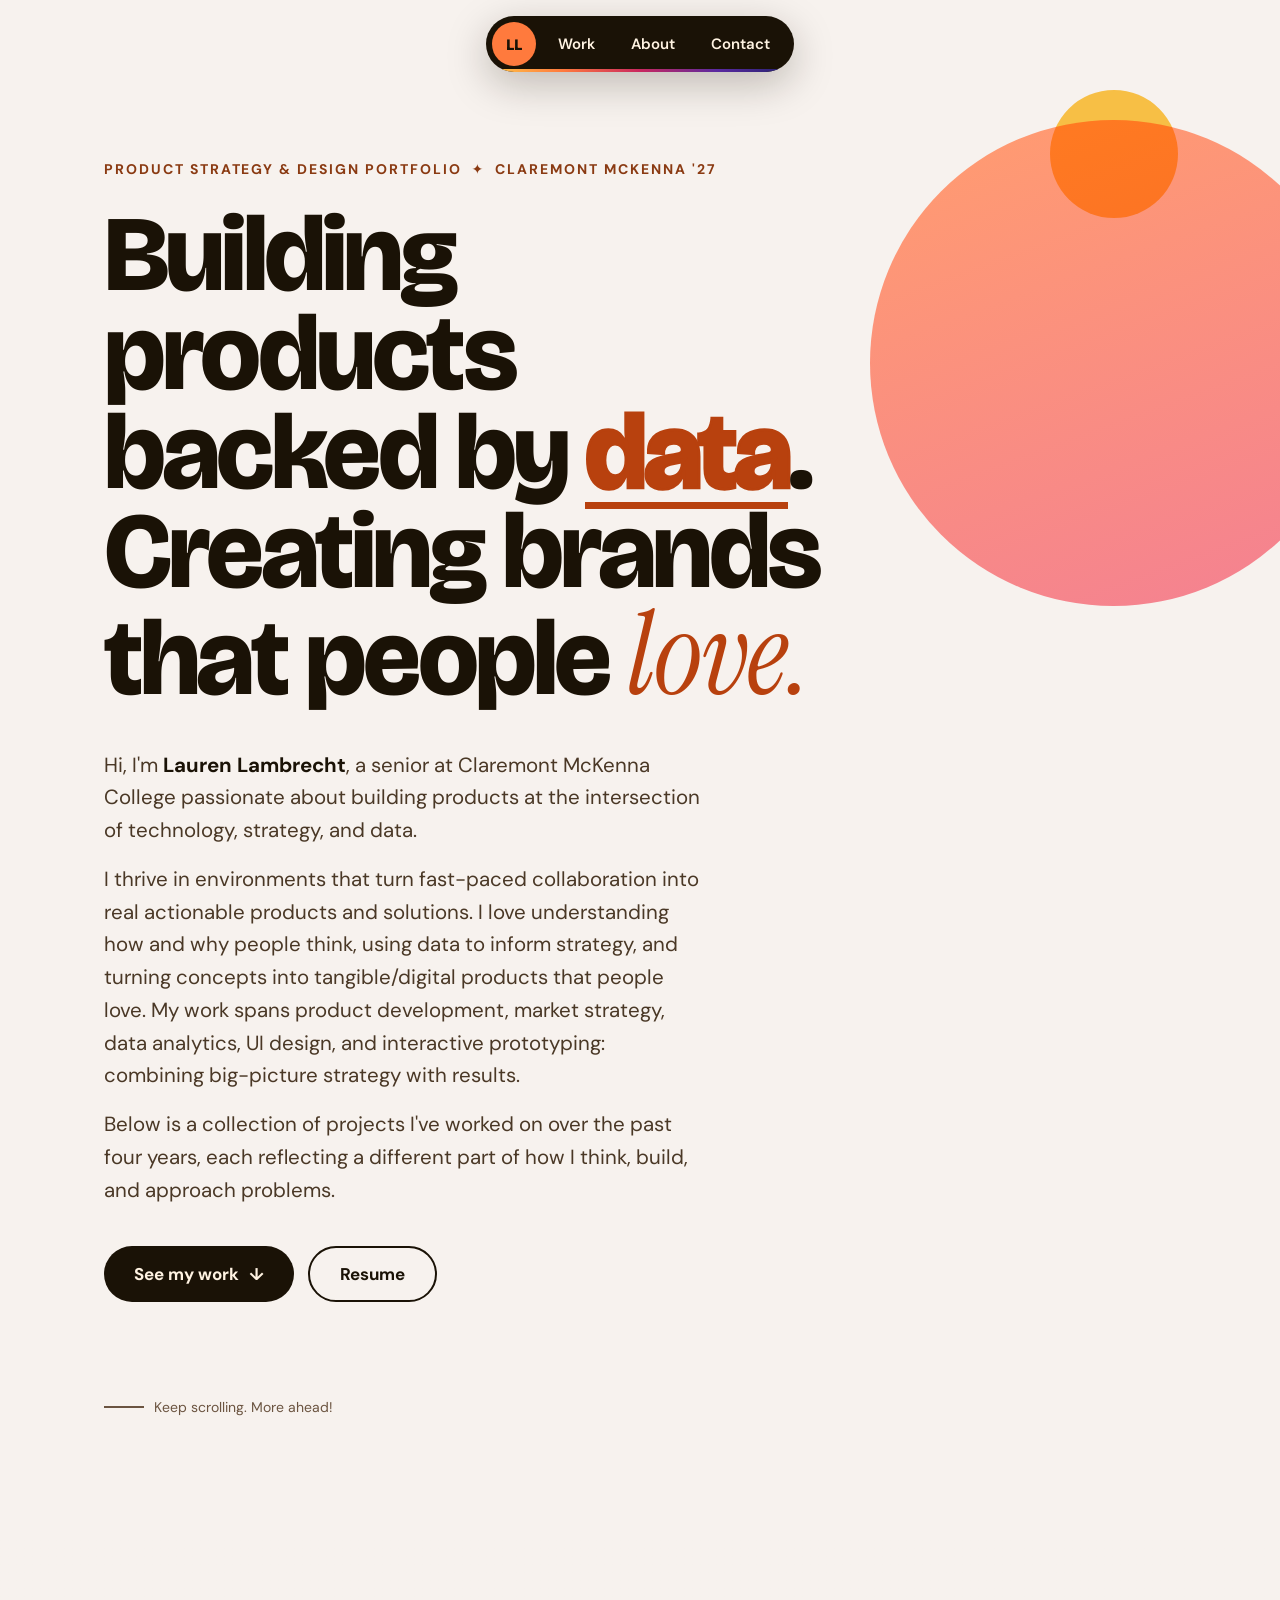
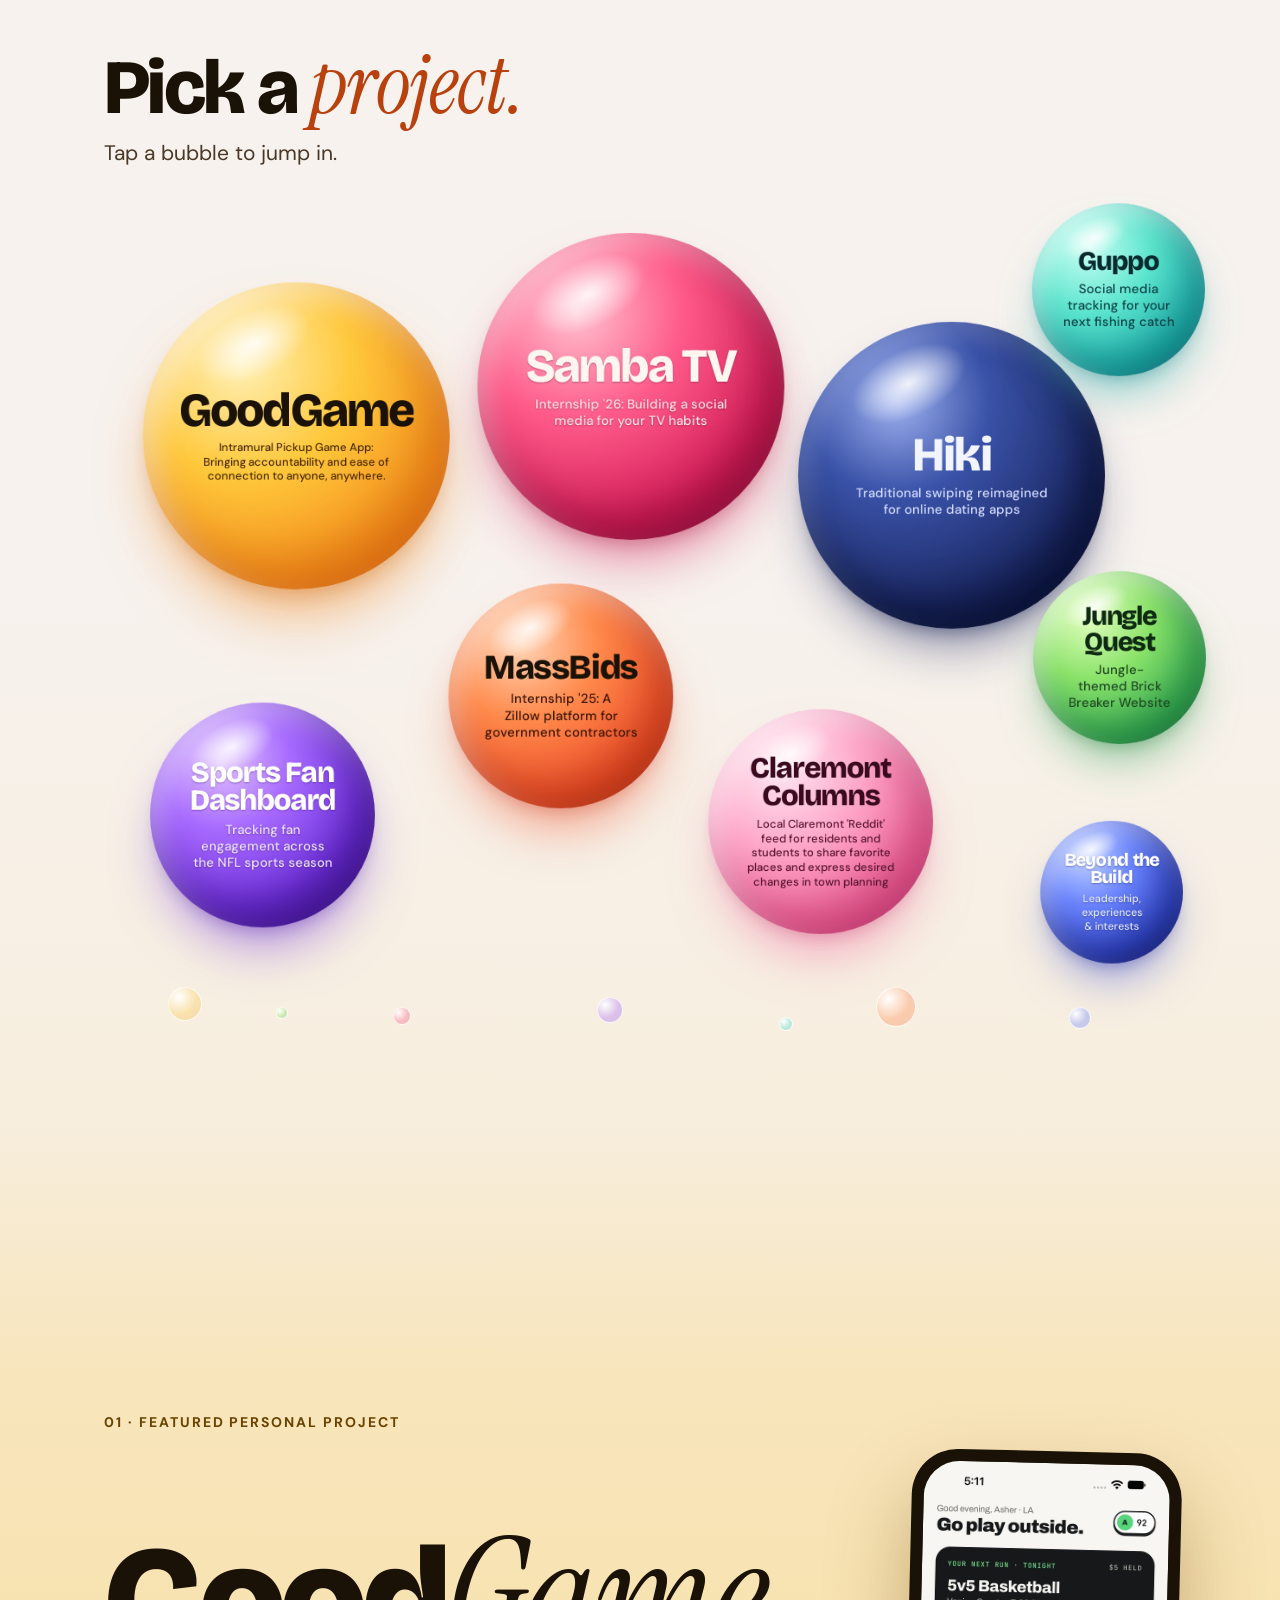
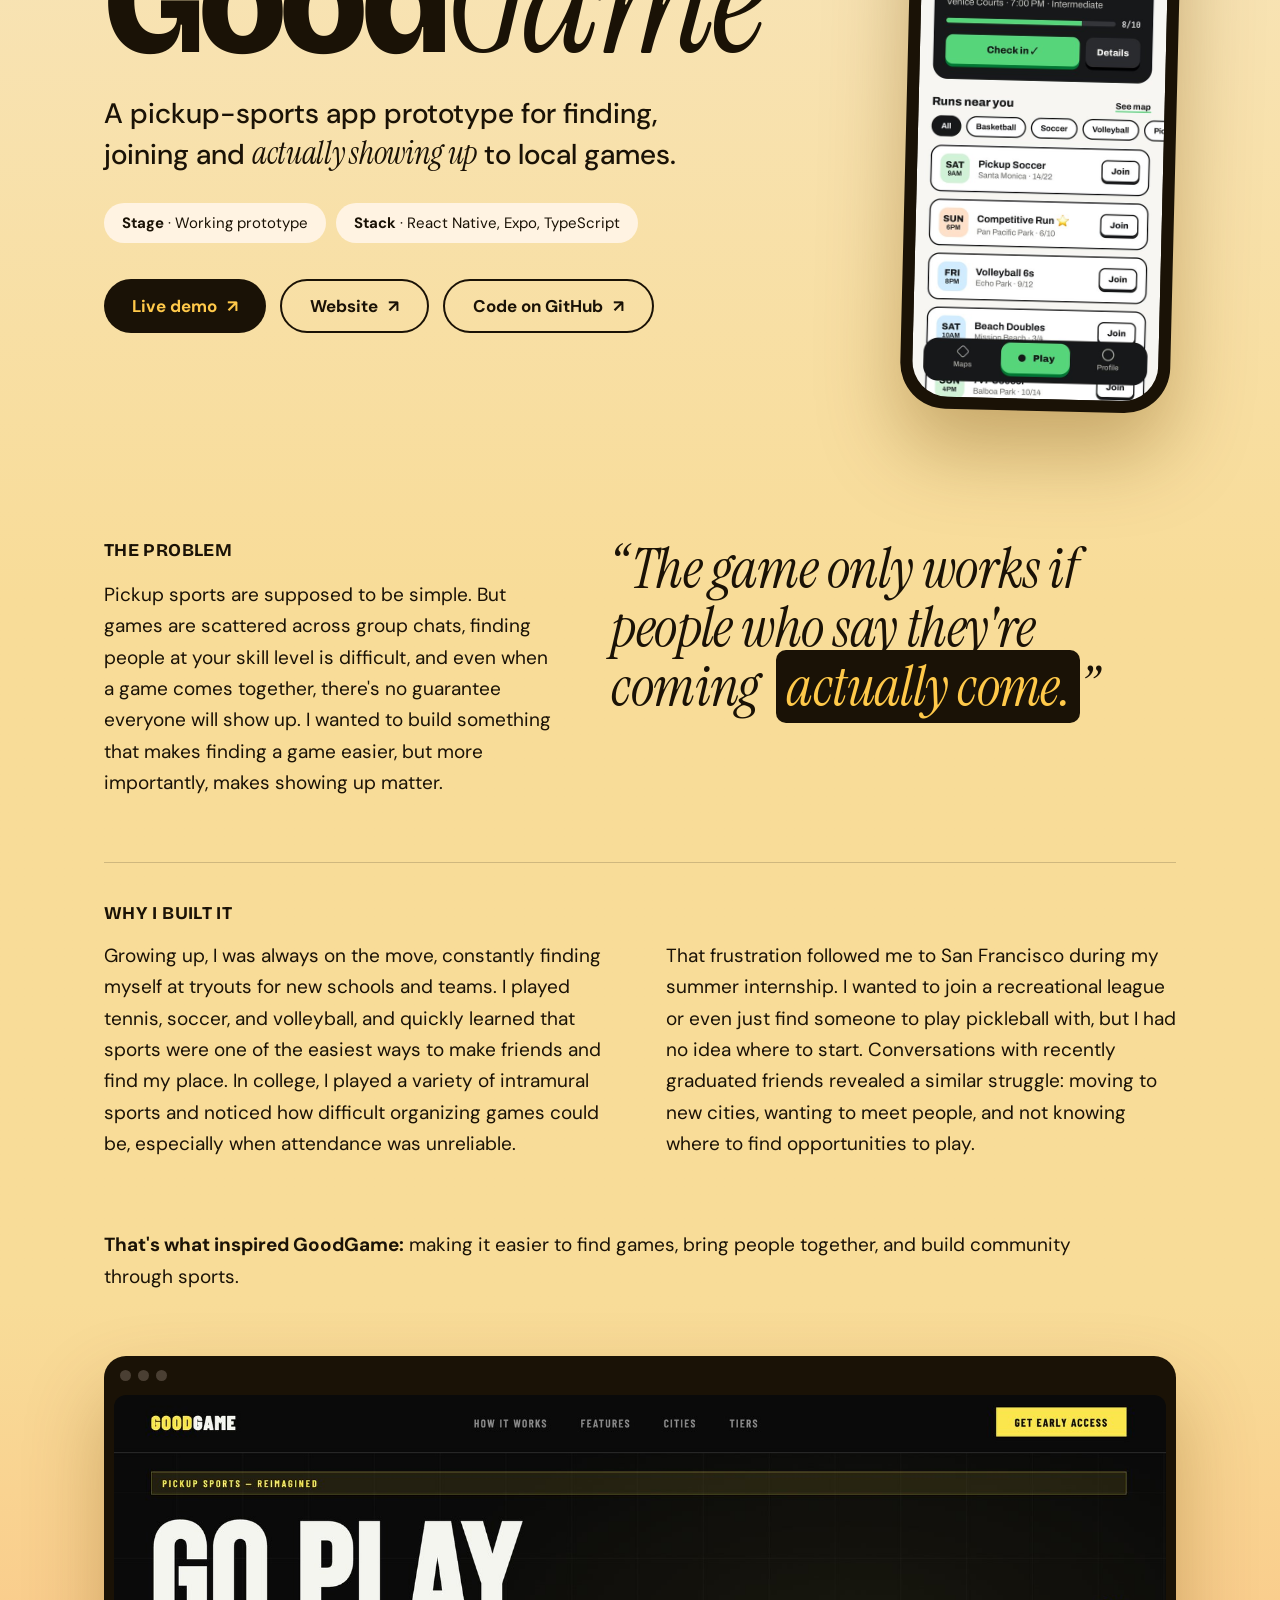
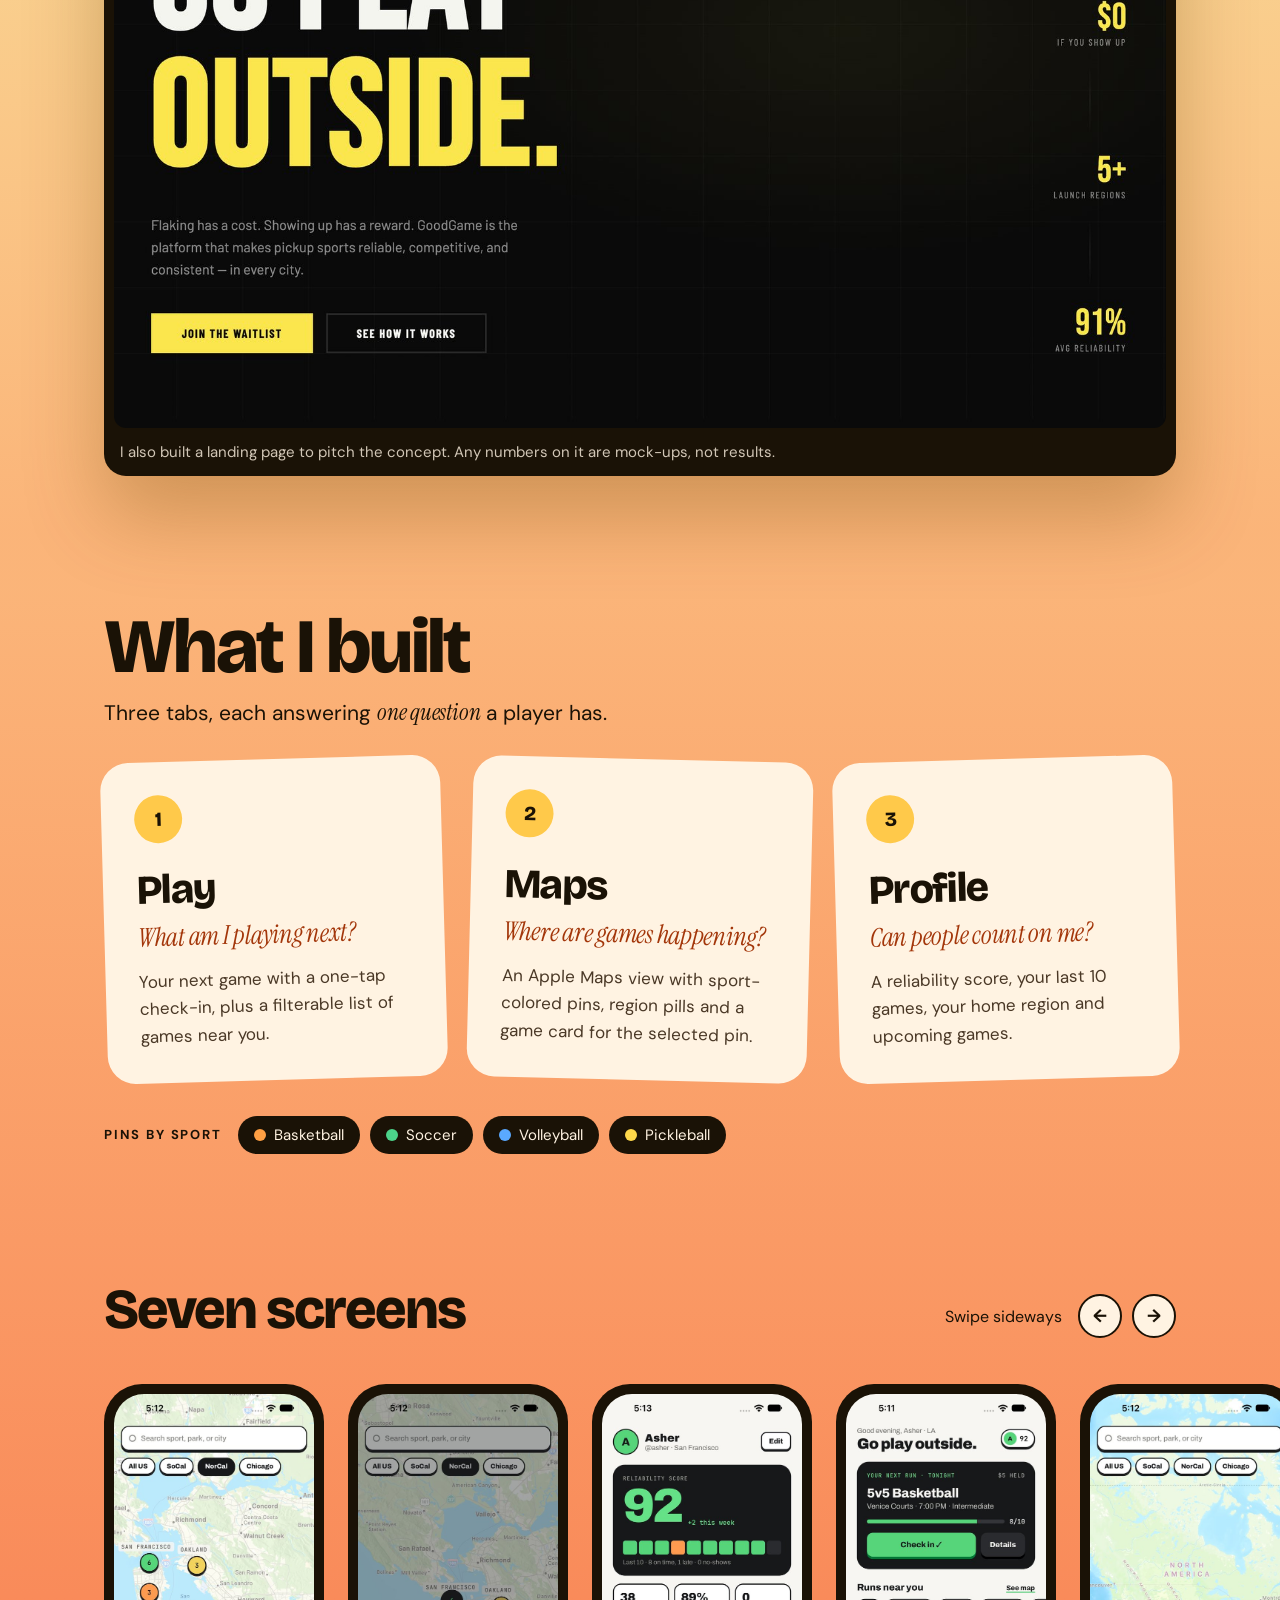
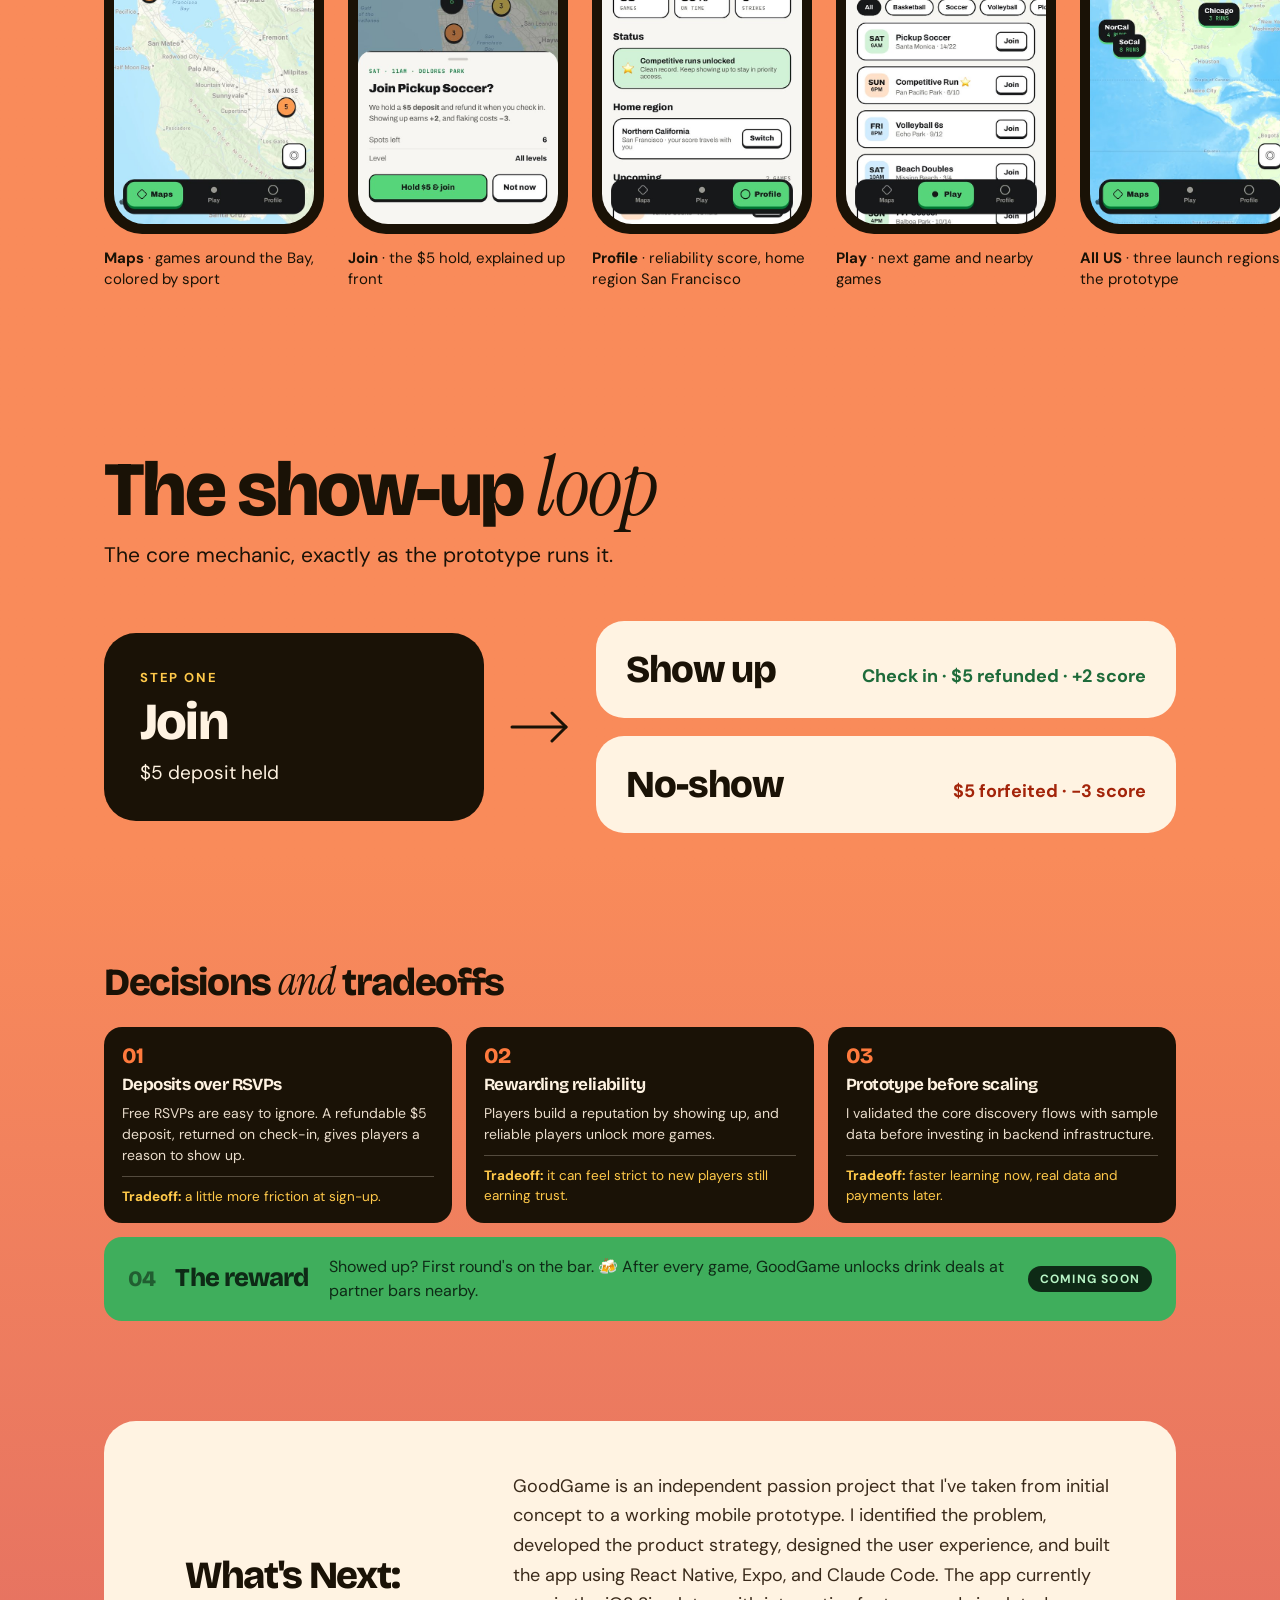
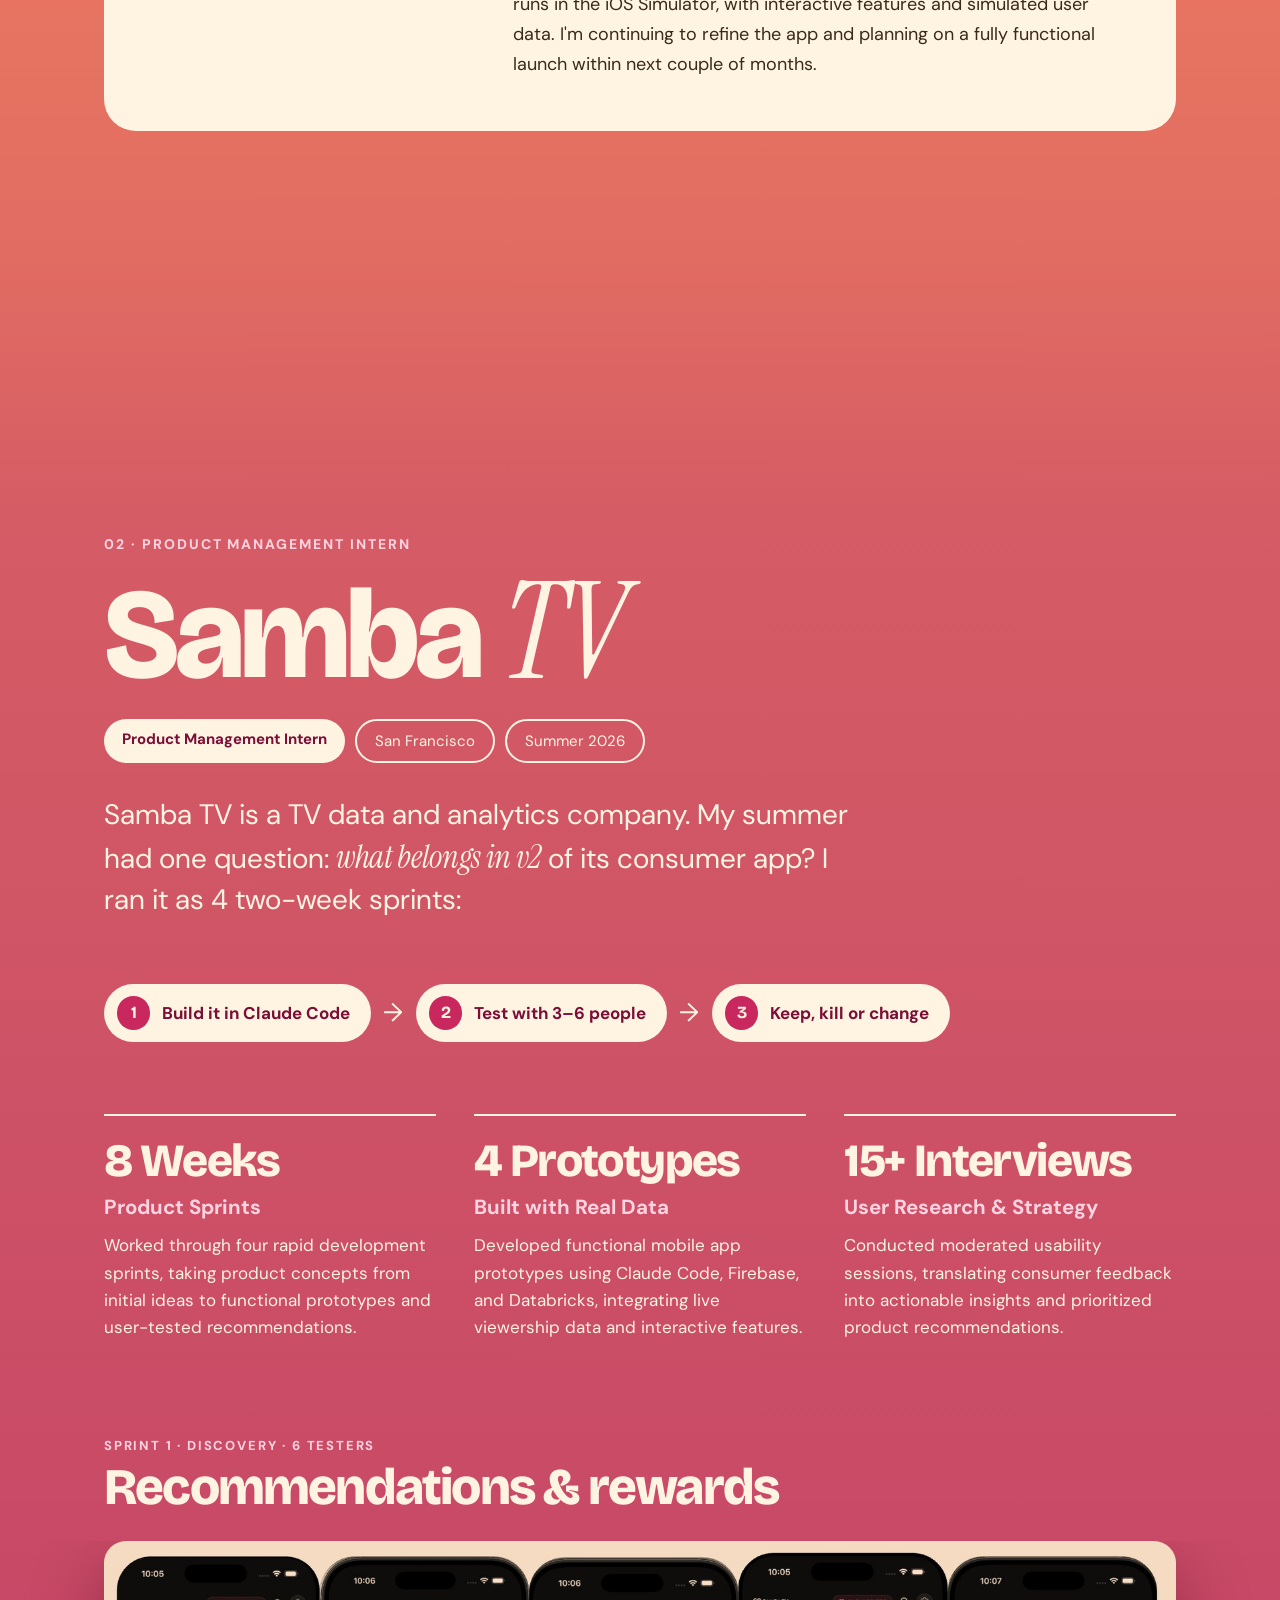
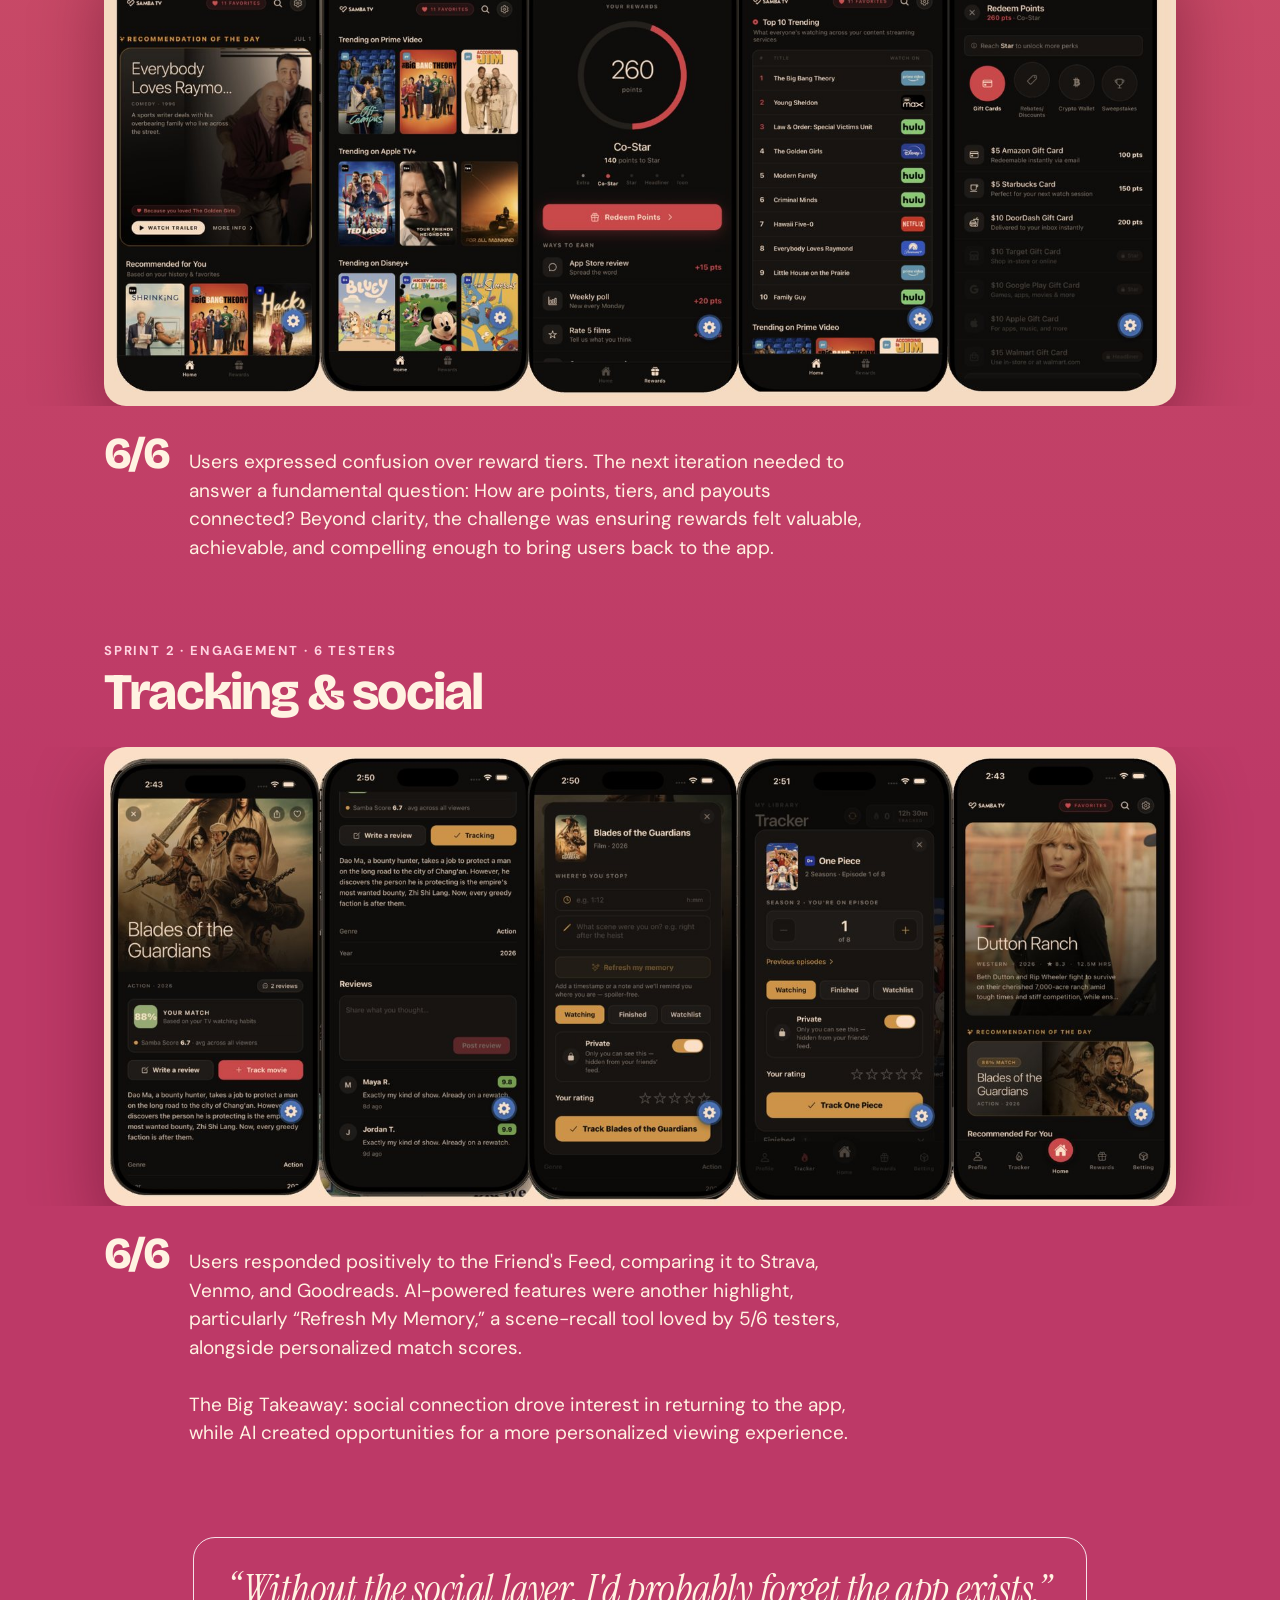
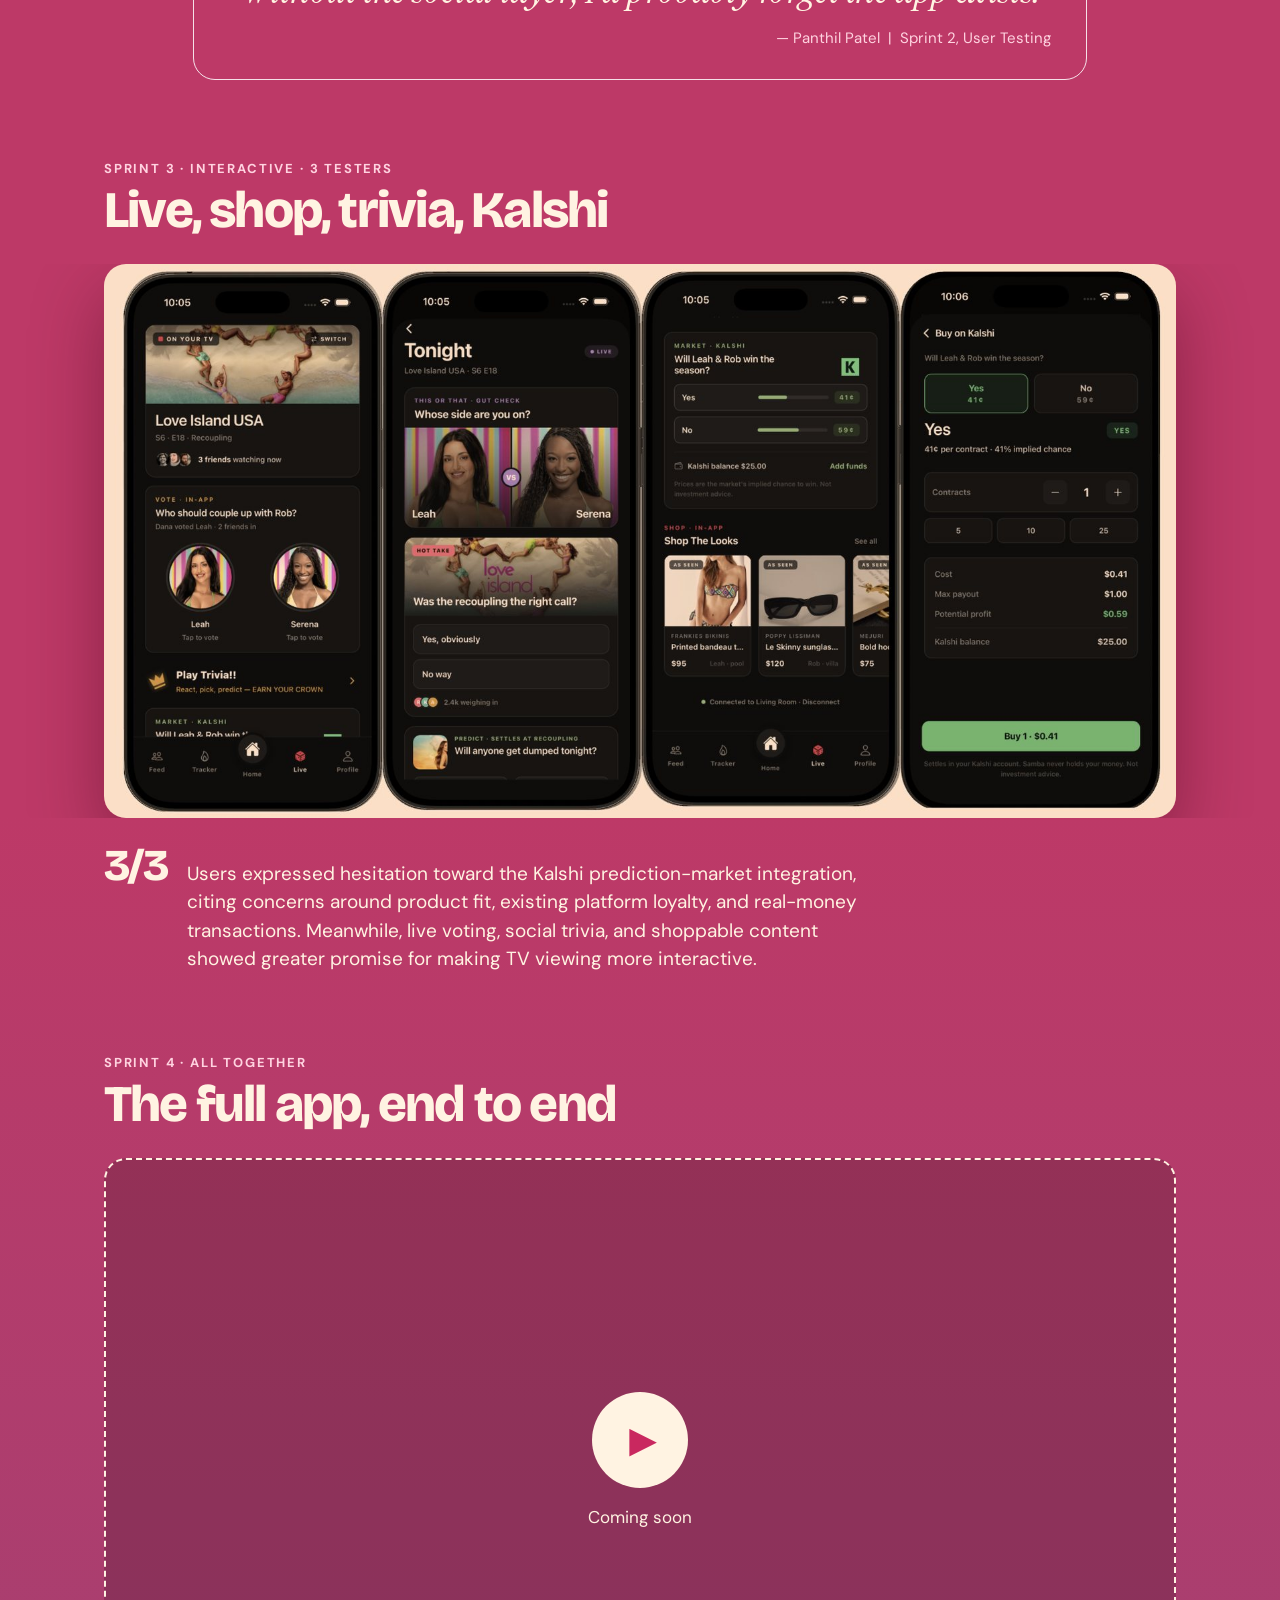
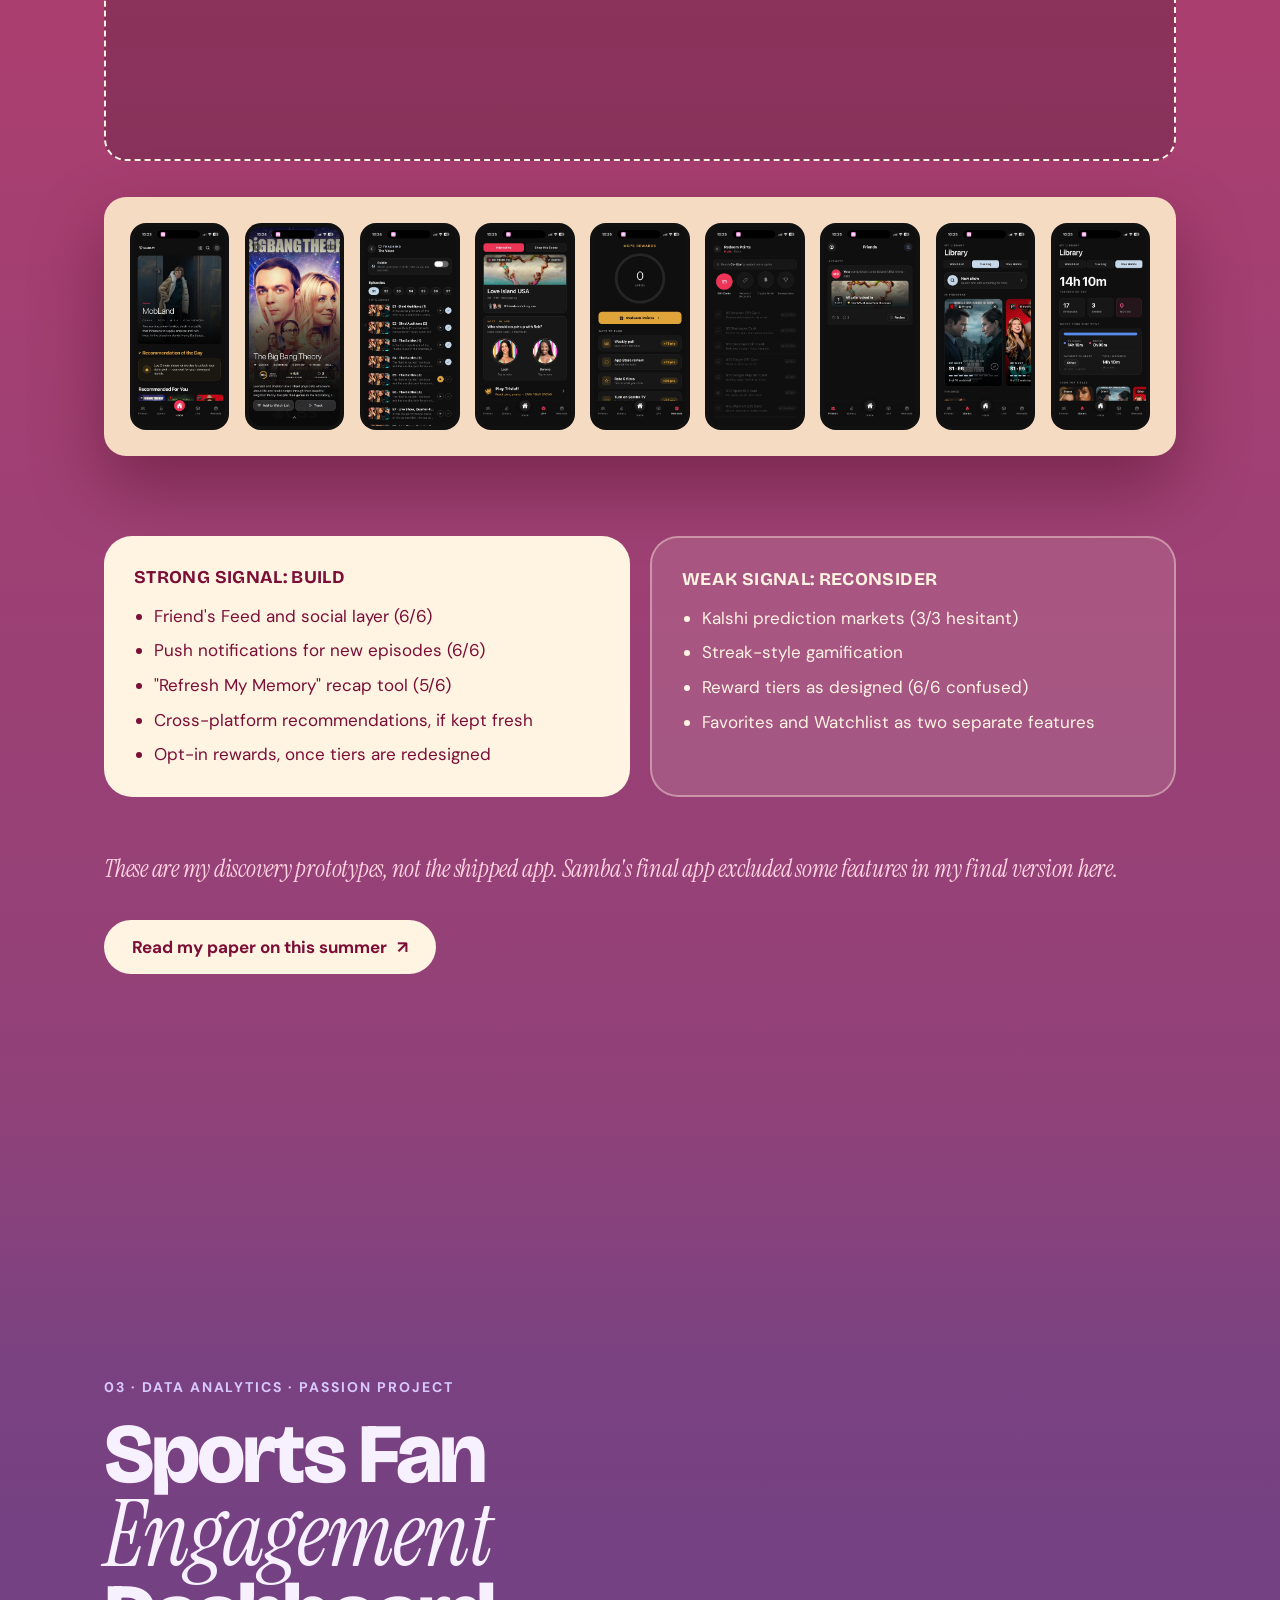
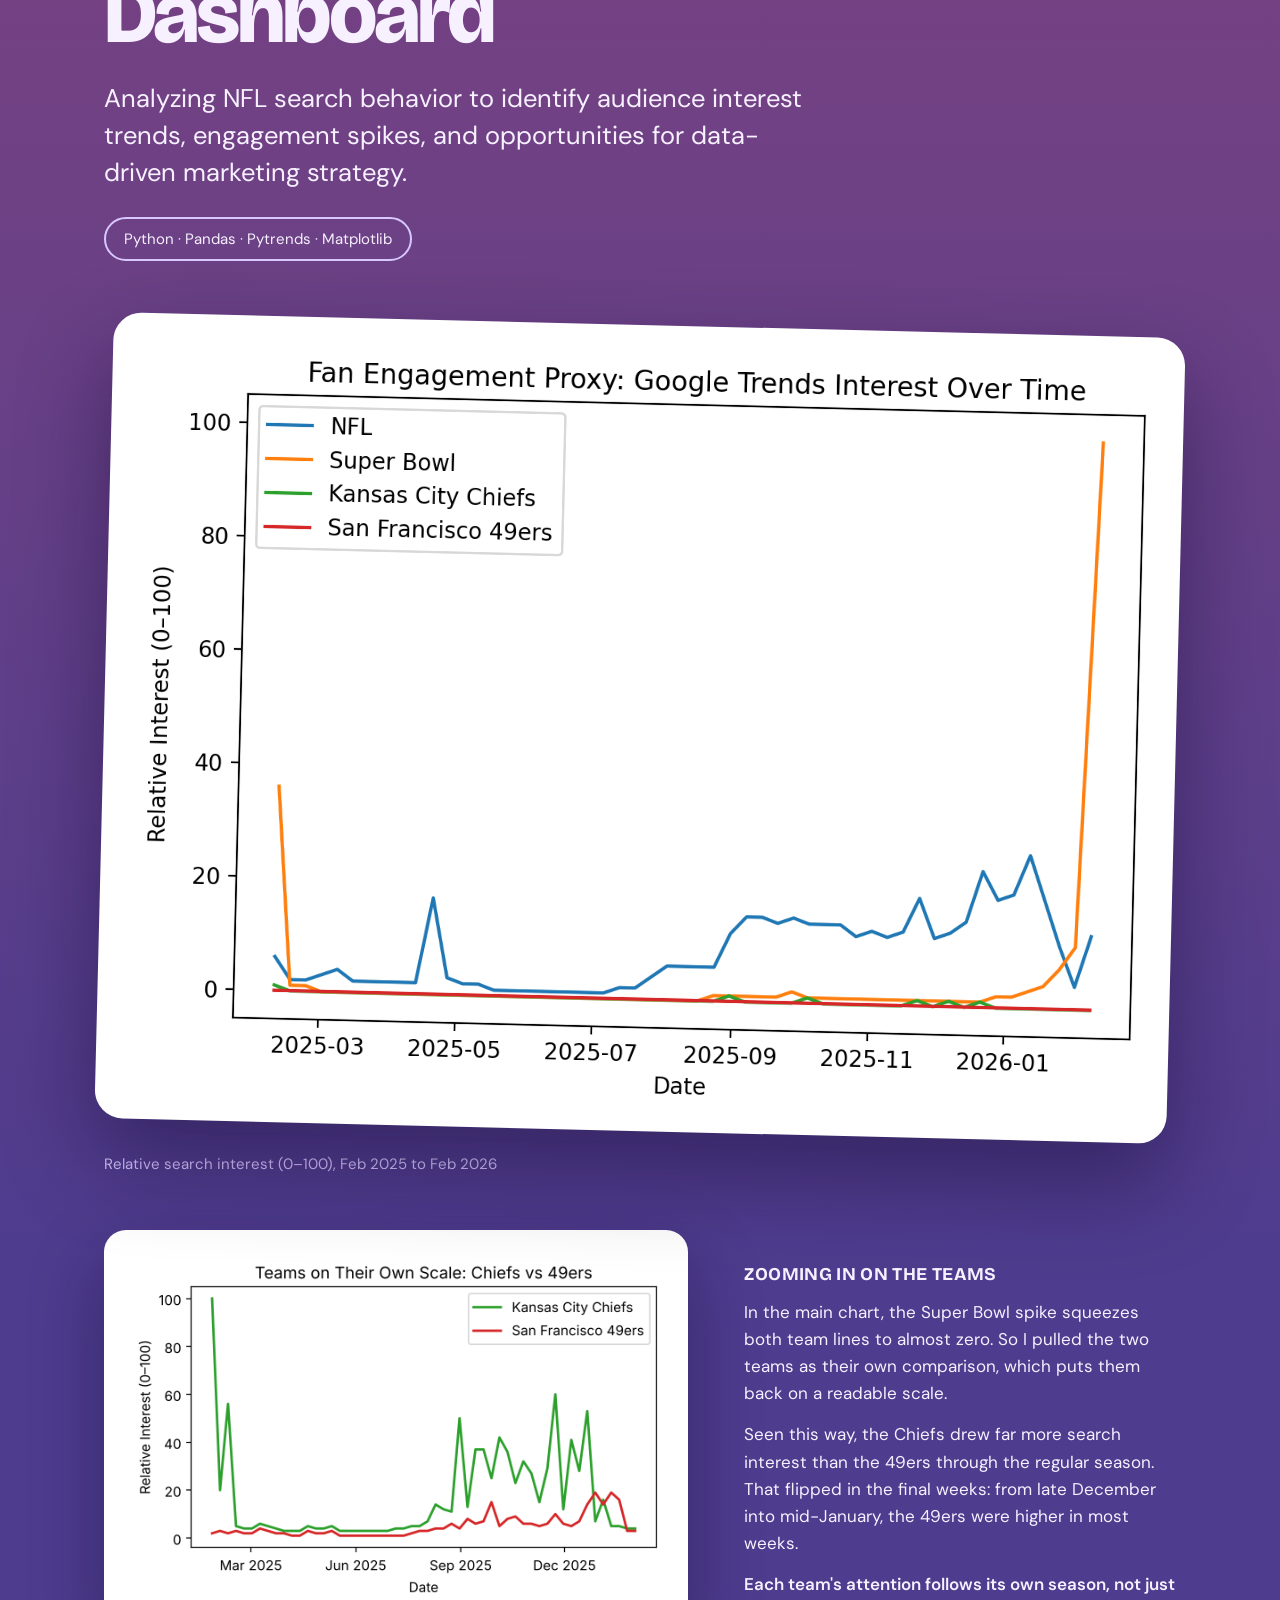
<file: index.html>
<!doctype html>
<html lang="en">
<head>
<meta charset="utf-8">
<meta name="viewport" content="width=device-width, initial-scale=1, viewport-fit=cover">
<title>Lauren Lambrecht</title>
<meta name="claude:viewport-fit-sides" content="cover">
<meta name="description" content="Lauren Lambrecht: product work, prototypes and case studies.">
<link rel="preconnect" href="https://fonts.googleapis.com">
<link rel="preconnect" href="https://fonts.gstatic.com" crossorigin>
<link rel="stylesheet" href="https://fonts.googleapis.com/css2?family=Bricolage+Grotesque:opsz,wght@12..96,400..800&family=DM+Sans:opsz,wght@9..40,400..700&family=Instrument+Serif:ital@0;1&display=swap">
<link rel="stylesheet" href="styles.css">
</head>
<body>
<div class="ll">
<svg class="vine" id="vine" aria-hidden="true"></svg>
<a class="skip" href="#work">Skip to work</a>

<!-- Floating nav -->
<div class="nav-shell">
  <nav class="nav" aria-label="Sections">
    <a href="#top" class="nav-logo disp" aria-label="Lauren Lambrecht, back to top">LL</a>
    <div class="navlinks">
      <a href="#work">Work</a>
      <a href="#about">About</a>
      <a href="#contact">Contact</a>
    </div>
    <div class="nav-bar bar" aria-hidden="true"></div>
  </nav>
</div>

<!-- Dawn -->
<header id="top" class="hero"></header>
<div class="ticker" id="ticker"></div>

<main>
  <!-- Project picker: bubbles that zoom into each section -->
  <section class="picker" id="work" aria-labelledby="picker-h"></section>
  <div class="fade f-dawn" aria-hidden="true"></div>

  <!-- Morning: GoodGame -->
  <section class="sky sky-morning" id="goodgame" aria-labelledby="gg-h"></section>
  <div class="fade f-noon" aria-hidden="true"></div>
  <!-- Noon: GoodGame continued -->
  <section class="sky sky-noon" id="goodgame-more" aria-labelledby="built-h"></section>
  <div class="fade f-afternoon" aria-hidden="true"></div>
  <!-- Afternoon: Samba TV -->
  <section class="sky sky-afternoon" id="samba" aria-labelledby="samba-h"></section>
  <div class="fade f-dusk" aria-hidden="true"></div>
  <!-- Dusk: Sports data -->
  <section class="sky sky-dusk" id="sports" aria-labelledby="sports-h"></section>
  <div class="fade f-pink" aria-hidden="true"></div>
  <!-- Pink, like the Claremont Columns bubble: urban planning prototypes -->
  <section class="sky sky-pink" id="urban" aria-labelledby="urban-h"></section>
  <!-- MassBids, Hiki, Guppo, Jungle Quest: one section each, in their bubble colors (built in main.js) -->
  <div id="playground"></div>
  <section class="sky sky-evening" id="more" aria-labelledby="more-h"></section>
</main>
<div class="fade f-night" aria-hidden="true"></div>

<!-- Night -->
<div class="night">
  <svg class="stars" aria-hidden="true" viewBox="0 0 1440 1600" preserveAspectRatio="xMidYMid slice">
    <g fill="#FFF3E2">
      <circle class="tw" cx="80" cy="60" r="2"/><circle cx="230" cy="180" r="1.5"/><circle class="tw" cx="410" cy="90" r="2.5"/><circle cx="620" cy="40" r="1.5"/><circle class="tw" cx="780" cy="150" r="2"/><circle cx="960" cy="70" r="1.5"/><circle class="tw" cx="1120" cy="200" r="2"/><circle cx="1320" cy="110" r="2.5"/><circle cx="150" cy="420" r="1.5"/><circle class="tw" cx="340" cy="560" r="2"/><circle cx="1240" cy="480" r="1.5"/><circle class="tw" cx="1390" cy="640" r="2"/><circle cx="60" cy="820" r="2"/><circle class="tw" cx="1180" cy="900" r="1.5"/><circle cx="700" cy="980" r="1.5"/><circle class="tw" cx="260" cy="1120" r="2"/><circle cx="1000" cy="1180" r="2"/><circle class="tw" cx="1340" cy="1320" r="1.5"/><circle cx="120" cy="1460" r="1.5"/><circle class="tw" cx="560" cy="1400" r="2"/>
    </g>
  </svg>
  <section id="about" aria-labelledby="about-h"></section>
  <section id="contact" aria-labelledby="contact-h"></section>
  <footer class="foot wrap">
    <span>© <span id="yr"></span> Lauren Lambrecht</span>
    <a href="#top">Back to sunrise <span aria-hidden="true">↑</span></a>
  </footer>
</div>
</div>

<div class="zoom" id="zoom" aria-hidden="true"></div>

<script src="content.js"></script>
<script src="main.js"></script>
</body>
</html>
</file>
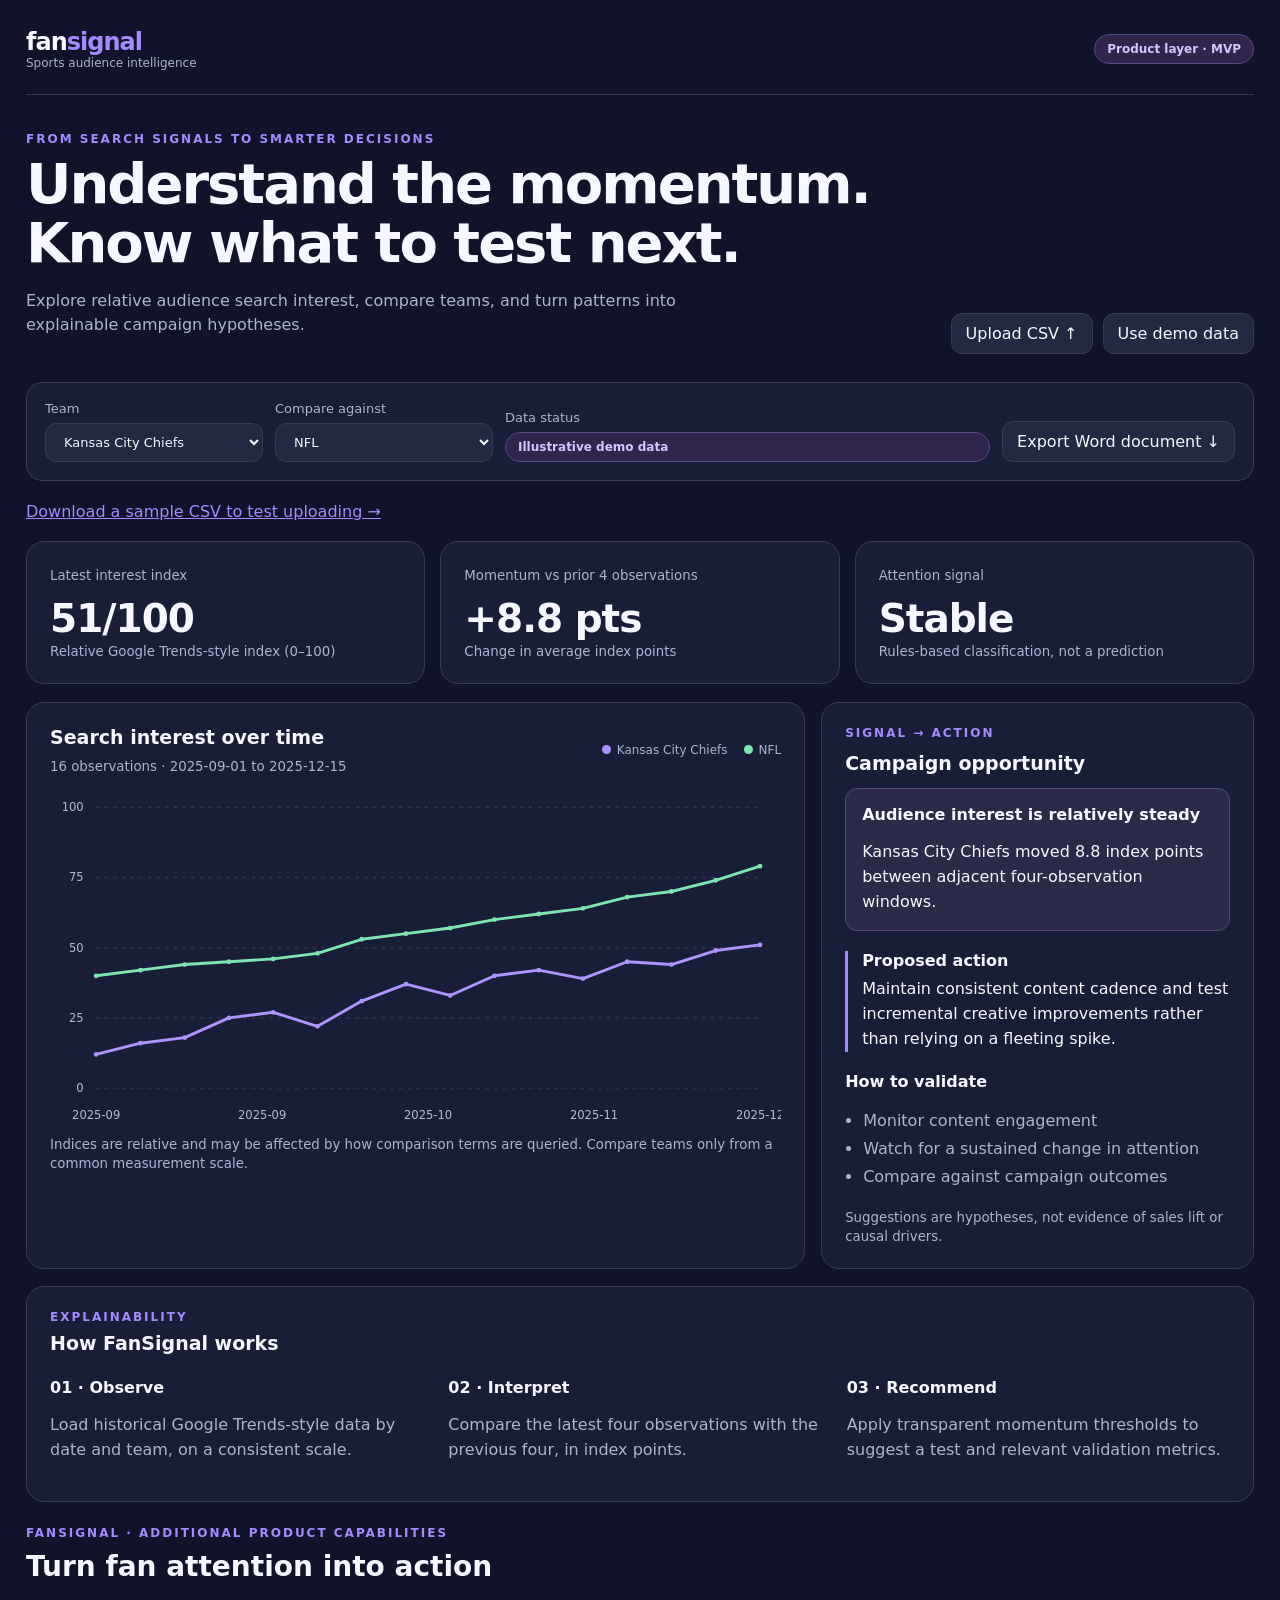
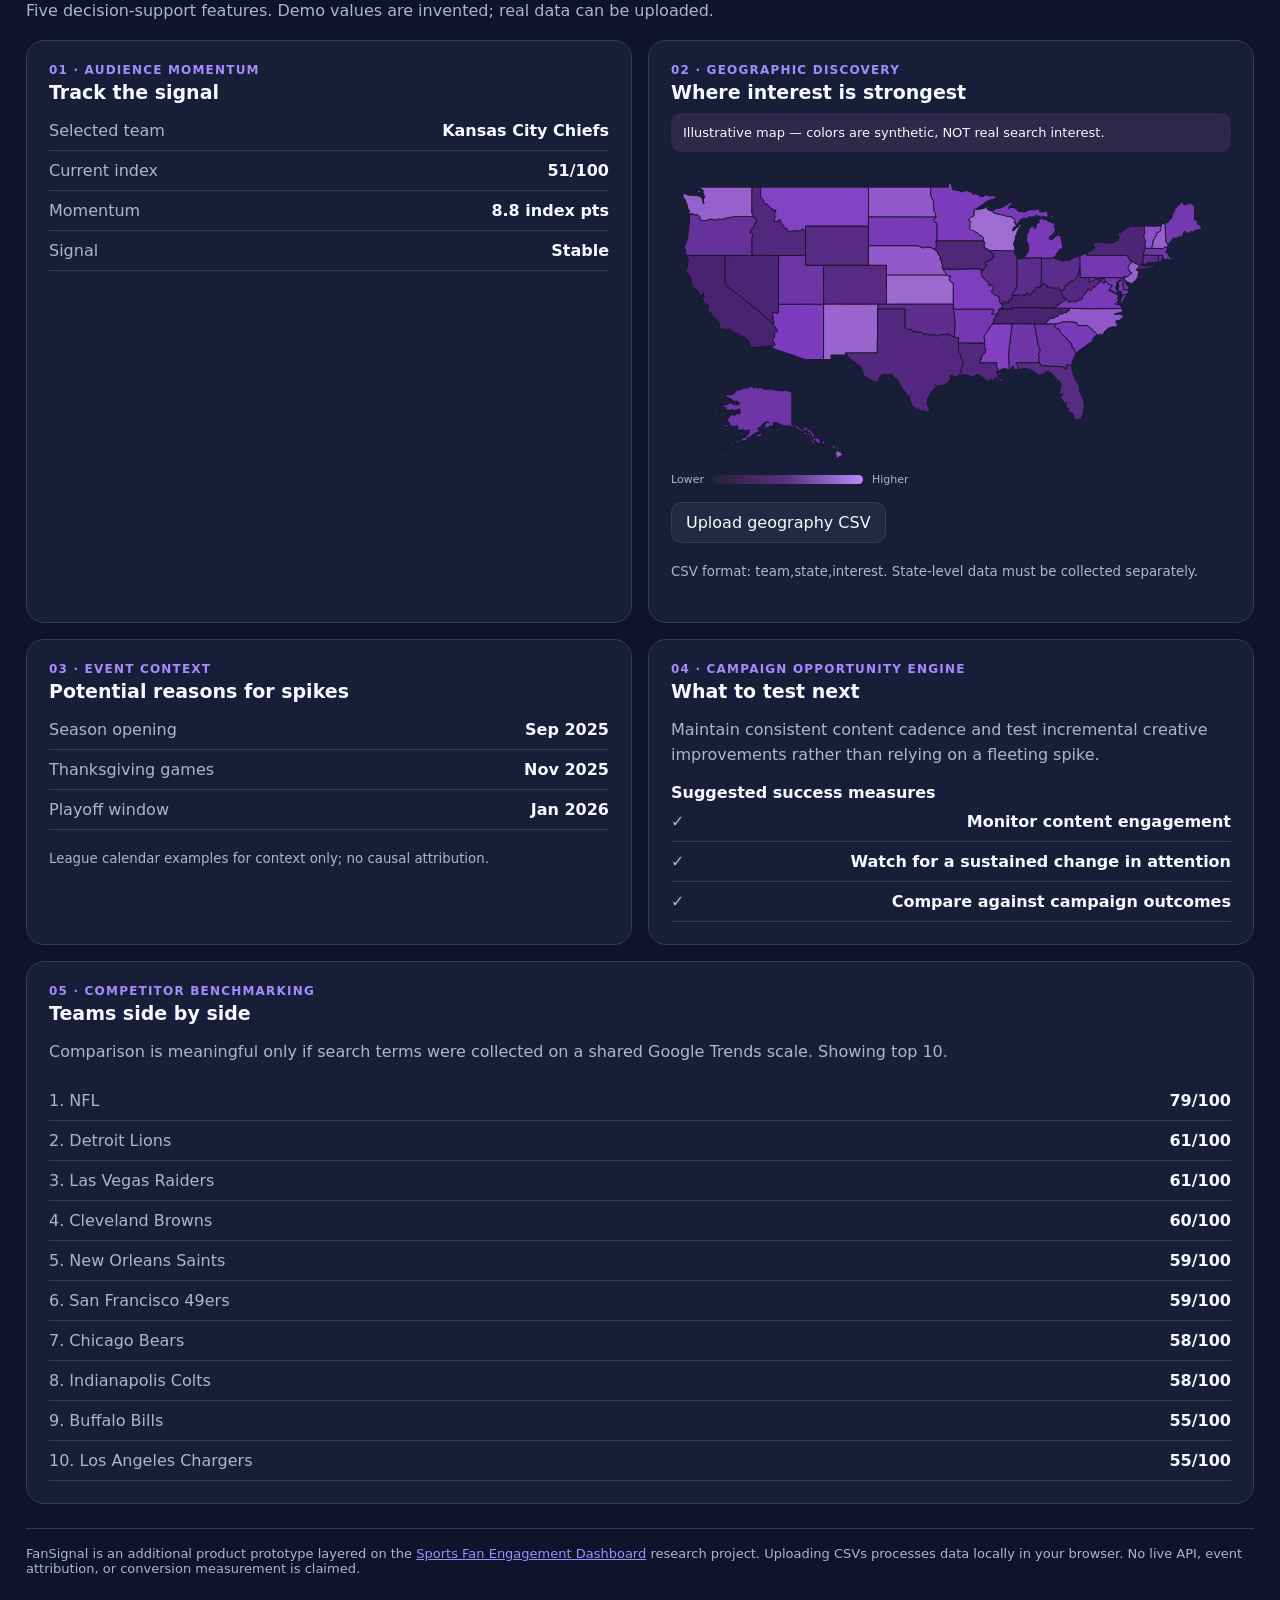
<file: fansignal/index.html>
<!doctype html>
<html lang="en">
<head>
<meta charset="utf-8"><meta name="viewport" content="width=device-width,initial-scale=1">
<title>FanSignal — Audience intelligence for sports teams</title>
<style>
:root{--bg:#101329;--panel:#191e38;--panel2:#222942;--line:#343c57;--ink:#f7f8ff;--muted:#aab6d0;--purple:#a48bff;--green:#7fe4b4;--orange:#ffbf84}
*{box-sizing:border-box}body{margin:0;background:var(--bg);color:var(--ink);font-family:Inter,ui-sans-serif,system-ui,-apple-system,Segoe UI,sans-serif}a{color:var(--purple)}button,select,input{font:inherit}button,select{border:1px solid var(--line);background:var(--panel2);color:var(--ink);border-radius:11px;padding:10px 14px}button{cursor:pointer}button:hover{border-color:var(--purple)}button:focus-visible,select:focus-visible,input:focus-visible{outline:3px solid var(--purple);outline-offset:2px}.shell{max-width:1280px;margin:auto;padding:28px 26px 70px}.top{display:flex;justify-content:space-between;align-items:center;gap:16px;border-bottom:1px solid var(--line);padding-bottom:24px}.logo{font-weight:850;font-size:24px;letter-spacing:-1px}.logo span{color:var(--purple)}.subtle{color:var(--muted)}.eyebrow{color:var(--purple);font-size:12px;text-transform:uppercase;letter-spacing:2px;font-weight:800}.hero{display:flex;justify-content:space-between;gap:26px;align-items:end;padding:37px 0 28px}h1{font-size:clamp(32px,4.7vw,56px);line-height:1.05;letter-spacing:-2px;margin:9px 0 14px}h2{font-size:19px;margin:0 0 8px}p{line-height:1.55}small{color:var(--muted)}.pill{display:inline-flex;background:#30264c;color:#d6c5ff;border:1px solid #594783;border-radius:40px;padding:7px 12px;font-size:12px;font-weight:700}.actions{display:flex;flex-wrap:wrap;gap:10px;align-items:center}.filters{display:flex;gap:12px;flex-wrap:wrap;align-items:end;padding:18px;border:1px solid var(--line);border-radius:16px;background:var(--panel);margin-bottom:19px}.field{display:flex;flex-direction:column;gap:7px;min-width:195px;font-size:13px;color:var(--muted)}.field select{color:var(--ink);width:100%}.grid{display:grid;grid-template-columns:repeat(3,minmax(0,1fr));gap:15px;margin-bottom:18px}.card{background:var(--panel);border:1px solid var(--line);border-radius:18px;padding:23px}.metric{font-size:39px;letter-spacing:-1px;font-weight:750;margin-top:12px}.biggrid{display:grid;grid-template-columns:minmax(0,1.8fr) minmax(300px,1fr);gap:16px;margin-bottom:17px}.bar{display:flex;gap:9px;align-items:center;flex-wrap:wrap;justify-content:space-between;margin-bottom:13px}.legend{display:flex;gap:16px;flex-wrap:wrap;font-size:12px;color:var(--muted)}.dot{display:inline-block;width:9px;height:9px;border-radius:50%;margin-right:6px}.chart{width:100%;height:auto;display:block}.callout{border-radius:12px;padding:16px;background:#2b2a48;border:1px solid #51486f;margin:14px 0}.recommendation{border-left:3px solid var(--purple);padding-left:14px;margin:20px 0}.recommendation p{margin:7px 0}.list{padding-left:18px;line-height:1.75;color:var(--muted)}.foot{margin-top:24px;border-top:1px solid var(--line);padding-top:17px;color:var(--muted);font-size:13px}.upload{position:relative;overflow:hidden}.upload input{position:absolute;inset:0;opacity:0;cursor:pointer;width:100%}#message{font-size:12px;color:var(--muted)}@media(max-width:850px){.hero{display:block}.biggrid{grid-template-columns:1fr}.grid{grid-template-columns:1fr}.shell{padding:18px}.top{align-items:start}}@media(prefers-reduced-motion:no-preference){.card{transition:border-color .18s}.card:hover{border-color:#5a6385}}
</style>
</head>
<body><main class="shell">
<header class="top"><div class="logo">fan<span>signal</span><div class="subtle" style="font-size:12px;font-weight:500;letter-spacing:0">Sports audience intelligence</div></div><span class="pill">Product layer · MVP</span></header>
<section class="hero"><div><div class="eyebrow">From search signals to smarter decisions</div><h1>Understand the momentum.<br>Know what to test next.</h1><p class="subtle" style="max-width:690px">Explore relative audience search interest, compare teams, and turn patterns into explainable campaign hypotheses.</p></div><div class="actions"><label class="upload"><button type="button" tabindex="-1">Upload CSV ↑</button><input id="upload" type="file" accept=".csv,text/csv" aria-label="Upload CSV of date, team, interest"></label><button id="reset">Use demo data</button></div></section>
<div class="filters"><label class="field">Team<select id="team"></select></label><label class="field">Compare against<select id="compare"></select></label><div class="field" style="flex:1"><span>Data status</span><span id="status" class="pill">Illustrative demo data</span></div><button id="download">Export decision brief ↓</button></div>
<div class="grid"><article class="card"><small>Latest interest index</small><div class="metric" id="latest">—</div><small>Relative Google Trends-style index (0–100)</small></article><article class="card"><small>Momentum vs prior 4 observations</small><div class="metric" id="momentum">—</div><small id="momentum-sub">Change in average index points</small></article><article class="card"><small>Attention signal</small><div class="metric" id="signal">—</div><small>Rules-based classification, not a prediction</small></article></div>
<section class="biggrid"><article class="card"><div class="bar"><div><h2>Search interest over time</h2><small id="chart-sub">Relative interest, selected teams</small></div><div class="legend"><span><i class="dot" style="background:#ad94ff"></i><span id="leg1"></span></span><span><i class="dot" style="background:#7fe4b4"></i><span id="leg2"></span></span></div></div><svg id="chart" class="chart" viewBox="0 0 760 360" role="img" aria-label="Search interest line chart"></svg><small>Indices are relative and may be affected by how comparison terms are queried. Compare teams only from a common measurement scale.</small></article><article class="card"><div class="eyebrow">Signal → action</div><h2 style="margin-top:12px">Campaign opportunity</h2><div class="callout"><strong id="insight-title">—</strong><p id="insight" style="margin-bottom:0">—</p></div><div class="recommendation"><strong>Proposed action</strong><p id="action">—</p></div><strong>How to validate</strong><ul class="list" id="checks"></ul><small>Suggestions are hypotheses, not evidence of sales lift or causal drivers.</small></article></section>
<section class="card"><div class="bar"><div><div class="eyebrow">Explainability</div><h2 style="margin-top:8px">How FanSignal works</h2></div></div><div class="grid" style="margin:16px 0 0"><div><strong>01 · Observe</strong><p class="subtle">Load historical Google Trends-style data by date and team, on a consistent scale.</p></div><div><strong>02 · Interpret</strong><p class="subtle">Compare the latest four observations with the previous four, in index points.</p></div><div><strong>03 · Recommend</strong><p class="subtle">Apply transparent momentum thresholds to suggest a test and relevant validation metrics.</p></div></div></section>
<footer class="foot">FanSignal is an additional product prototype layered on the <a href="https://github.com/laurenlambrecht/Sports-Fan-Engagement-Dashboard">Sports Fan Engagement Dashboard</a> research project. Uploading CSVs processes data locally in your browser. No live API, event attribution, or conversion measurement is claimed. <span id="message" role="status"></span></footer>
</main>
<script>
"use strict";
const demoTeams=["Kansas City Chiefs","San Francisco 49ers","NFL"];
const dates=Array.from({length:16},(_,i)=>{const d=new Date(Date.UTC(2025,8,1+i*7));return d.toISOString().slice(0,10)});
const demoSeries={"Kansas City Chiefs":[12,16,18,25,27,22,31,37,33,40,42,39,45,44,49,51],"San Francisco 49ers":[8,8,11,10,15,16,18,14,20,19,21,27,30,42,52,59],"NFL":[40,42,44,45,46,48,53,55,57,60,62,64,68,70,74,79]};
let rows=demoTeams.flatMap(team=>dates.map((date,i)=>({date,team,interest:demoSeries[team][i]})));
let isDemo=true;
const el=id=>document.getElementById(id);
const svgNS="http://www.w3.org/2000/svg";
function node(name,attrs={},text){let e=document.createElementNS(svgNS,name);Object.entries(attrs).forEach(([k,v])=>e.setAttribute(k,String(v)));if(text!==undefined)e.textContent=String(text);return e;}
function series(team){return rows.filter(r=>r.team===team).sort((a,b)=>a.date.localeCompare(b.date));}
function teams(){return [...new Set(rows.map(r=>r.team))].sort();}
function fillOptions(){const ts=teams(),prev=el("team").value,cmp=el("compare").value;for(const id of ["team","compare"]){const s=el(id);s.replaceChildren();ts.forEach(t=>s.add(new Option(t,t)));}el("team").value=ts.includes(prev)?prev:ts[0];el("compare").value=ts.includes(cmp)&&cmp!==el("team").value?cmp:(ts.find(t=>t!==el("team").value)||ts[0]);}
function average(a){return a.reduce((s,n)=>s+n,0)/a.length;}
function calc(s){if(s.length<8)return {delta:null,label:"Limited data",latest:s.at(-1)?.interest??null};let recent=average(s.slice(-4).map(x=>x.interest)),prior=average(s.slice(-8,-4).map(x=>x.interest));let delta=recent-prior;return {delta,label:delta>=10?"Rising":delta<=-10?"Cooling":"Stable",latest:s.at(-1).interest,recent,prior};}
function chart(s1,s2){const svg=el("chart");svg.replaceChildren();let W=760,H=360,left=48,right=22,top=20,bottom=48;const all=[...s1,...s2],minDate=all[0]?.date,maxDate=all.at(-1)?.date;for(let v=0;v<=100;v+=25){const y=top+(100-v)/100*(H-top-bottom);svg.append(node("line",{x1:left,y1:y,x2:W-right,y2:y,stroke:"#39415a","stroke-dasharray":"3 6"}),node("text",{x:35,y:y+4,fill:"#b2bbd1","font-size":12,"text-anchor":"end"},v));}const start=Math.min(...all.map(r=>Date.parse(r.date))),end=Math.max(...all.map(r=>Date.parse(r.date)));const x=d=>left+(Date.parse(d)-start)/(end-start||1)*(W-left-right),y=v=>top+(100-v)/100*(H-top-bottom);function line(data,color){if(!data.length)return;svg.append(node("polyline",{points:data.map(r=>x(r.date)+","+y(r.interest)).join(" "),fill:"none",stroke:color,"stroke-width":3,"stroke-linecap":"round","stroke-linejoin":"round"}));data.forEach(r=>svg.append(node("circle",{cx:x(r.date),cy:y(r.interest),r:2.5,fill:color})));}line(s1,"#ad94ff");line(s2,"#7fe4b4");const labels=[0,.25,.5,.75,1];labels.forEach(f=>{const t=new Date(start+(end-start)*f),xx=left+(W-left-right)*f;svg.append(node("text",{x:xx,y:H-16,fill:"#b2bbd1","text-anchor":"middle","font-size":12},t.toISOString().slice(0,7)));});}
function render(){const team=el("team").value,compare=el("compare").value,s=series(team),other=series(compare),c=calc(s);el("leg1").textContent=team;el("leg2").textContent=compare;el("latest").textContent=c.latest===null?"—":c.latest+"/100";el("momentum").textContent=c.delta===null?"—":(c.delta>0?"+":"")+c.delta.toFixed(1)+" pts";el("signal").textContent=c.label;el("status").textContent=isDemo?"Illustrative demo data":"User-uploaded CSV";el("chart-sub").textContent=s.length+" observations · "+(s[0]?.date||"—")+" to "+(s.at(-1)?.date||"—");chart(s,other);
let title,insight,action,checks;
if(c.delta===null){title="More history needed";insight="At least eight dated observations are required to calculate momentum reliably.";action="Gather additional consistently sampled data before proposing a campaign.";checks=["Validate date coverage","Check whether teams are on the same index scale"];}
else if(c.label==="Rising"){title="Audience interest is accelerating";insight=team+" averaged "+c.recent.toFixed(1)+" recently, up "+c.delta.toFixed(1)+" index points against the preceding period.";action="Test a timely team-specific content or merchandise creative while attention is elevated. Start with a small controlled experiment.";checks=["Track click-through and conversion against a baseline","Check event context before attributing the spike","Set a budget cap and measure incremental outcomes"];}
else if(c.label==="Cooling"){title="Audience interest is declining";insight=team+" is down "+Math.abs(c.delta).toFixed(1)+" index points versus the prior window.";action="Test evergreen content or reactivation messaging rather than assuming a major launch will outperform.";checks=["Compare channel engagement with historical baselines","Verify seasonality or schedule effects","Test creative before increasing spend"];}
else{title="Audience interest is relatively steady";insight=team+" moved "+c.delta.toFixed(1)+" index points between adjacent four-observation windows.";action="Maintain consistent content cadence and test incremental creative improvements rather than relying on a fleeting spike.";checks=["Monitor content engagement","Watch for a sustained change in attention","Compare against campaign outcomes"];}
el("insight-title").textContent=title;el("insight").textContent=insight;el("action").textContent=action;el("checks").replaceChildren(...checks.map(t=>{const li=document.createElement("li");li.textContent=t;return li;}));window.currentBrief={team,compare,c,title,insight,action,checks};}
function parseCSV(text){const lines=text.replace(/^\uFEFF/,"").trim().split(/\r?\n/);if(lines.length<2)throw Error("CSV contains no data rows.");const hdr=lines.shift().split(",").map(s=>s.trim().replace(/^"|"$/g,"").toLowerCase());const indexes=["date","team","interest"].map(k=>hdr.indexOf(k));if(indexes.some(i=>i<0))throw Error("Required headers: date,team,interest");const out=[];for(const [i,line] of lines.entries()){if(!line.trim())continue;const parts=line.split(",").map(s=>s.trim().replace(/^"|"$/g,""));const [date,team,value]=indexes.map(j=>parts[j]);const interest=Number(value);if(!/^\d{4}-\d{2}-\d{2}$/.test(date)||!Number.isFinite(Date.parse(date))||!team||!Number.isFinite(interest)||interest<0||interest>100)throw Error("Invalid data on row "+(i+2)+". Use YYYY-MM-DD, team, and index from 0 to 100.");out.push({date,team,interest});}if(!out.length)throw Error("CSV contains no valid records.");const keys=new Set();for(const r of out){const k=r.team+"|"+r.date;if(keys.has(k))throw Error("Duplicate team/date: "+k);keys.add(k);}return out;}
el("upload").addEventListener("change",async e=>{const file=e.target.files[0];if(!file)return;try{const parsed=parseCSV(await file.text());rows=parsed;isDemo=false;fillOptions();render();el("message").textContent="CSV loaded locally: "+rows.length+" rows."; }catch(err){el("message").textContent="Upload error: "+err.message;}e.target.value="";});
el("reset").addEventListener("click",()=>{rows=demoTeams.flatMap(team=>dates.map((date,i)=>({date,team,interest:demoSeries[team][i]})));isDemo=true;fillOptions();render();el("message").textContent="Illustrative demo restored.";});
el("team").addEventListener("change",()=>{if(el("team").value===el("compare").value){el("compare").value=teams().find(t=>t!==el("team").value)||el("team").value;}render();});el("compare").addEventListener("change",render);

fillOptions();render();
</script><script src="us-map.js"></script><script src="enhancements.js"></script></body></html>
</file>
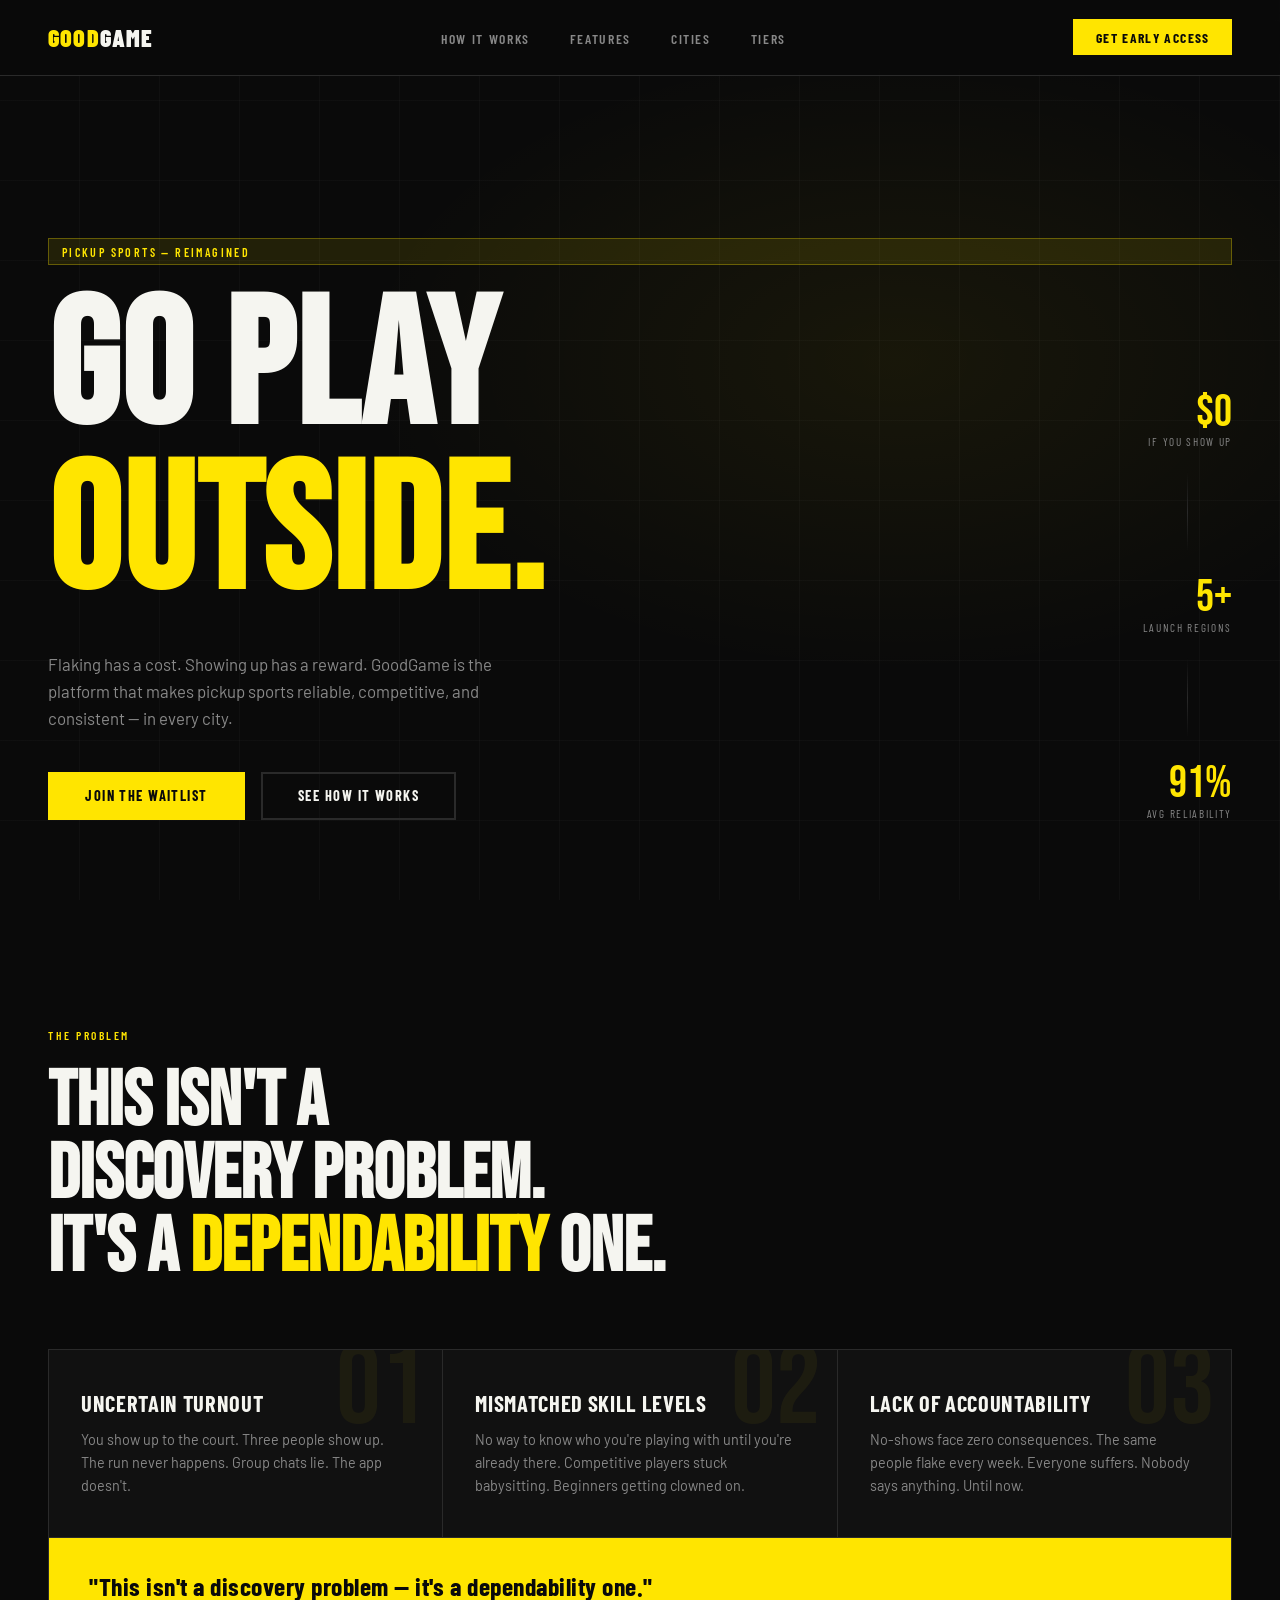
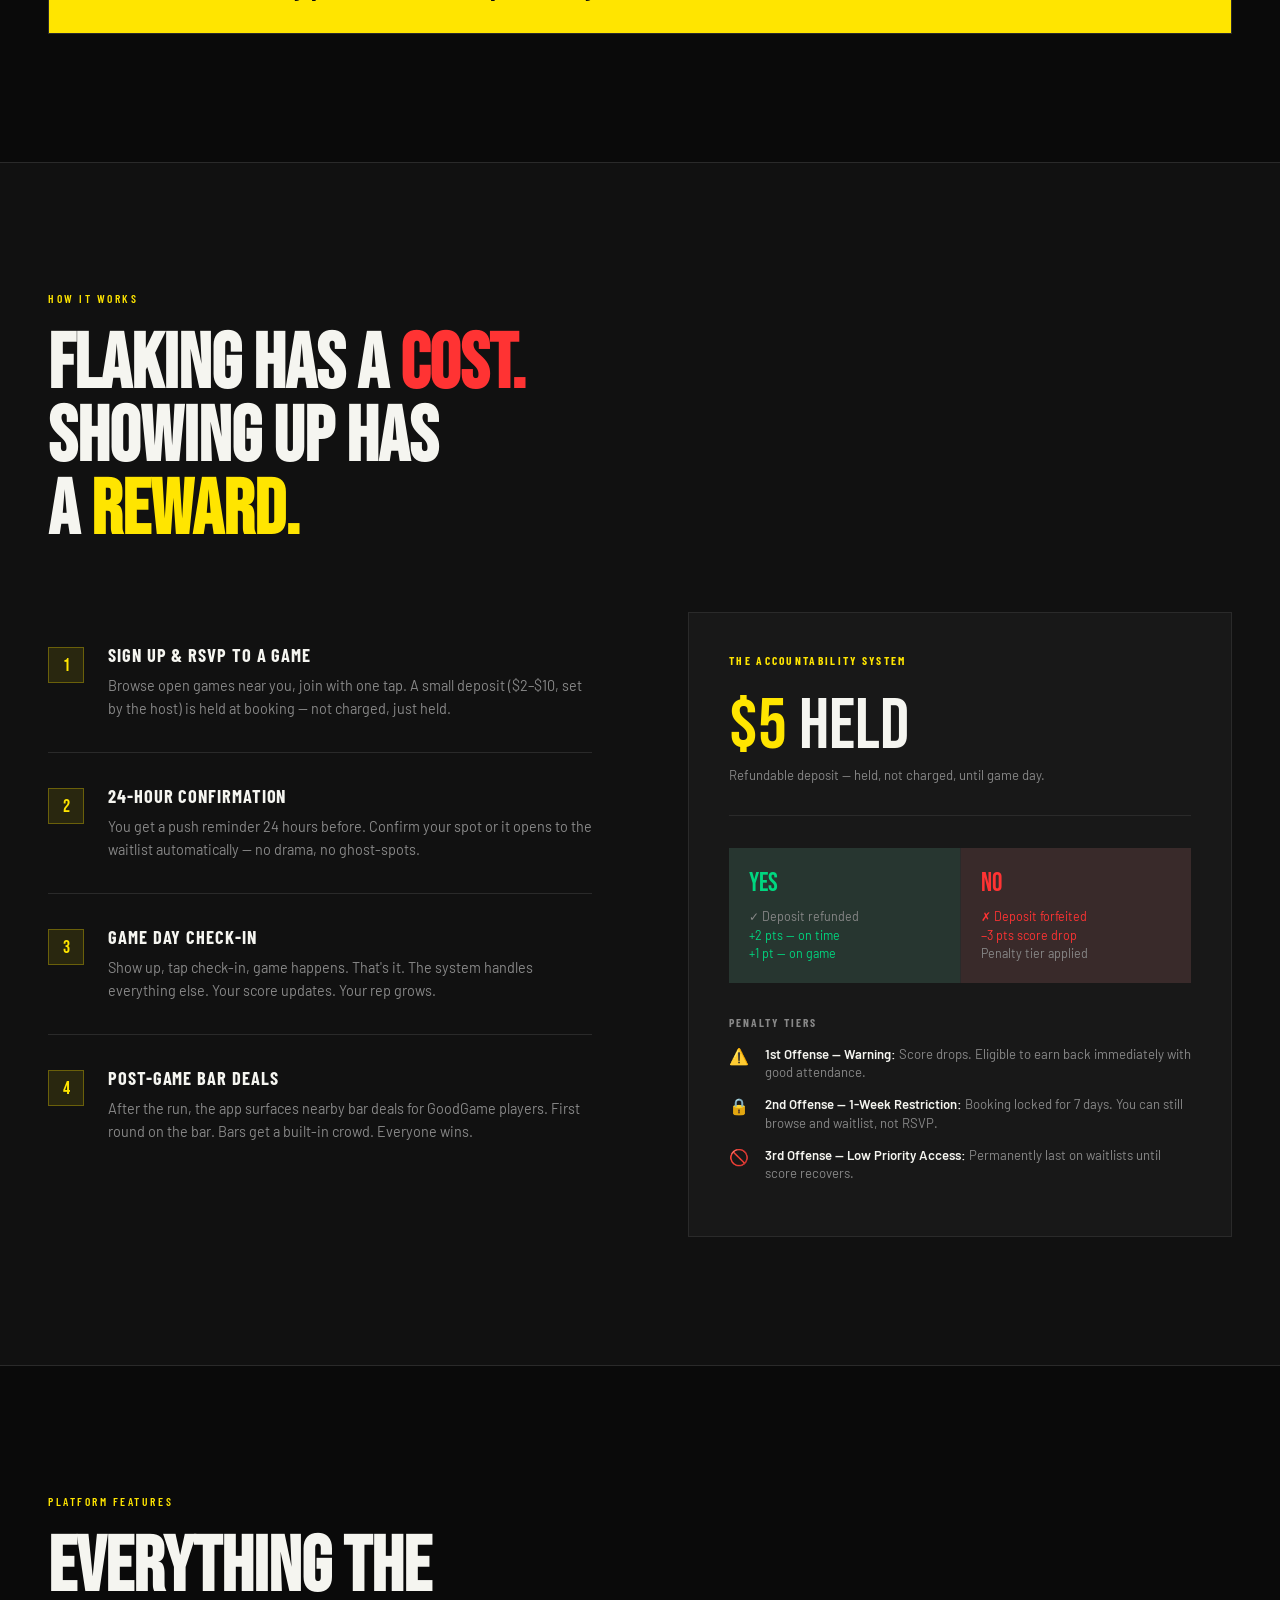
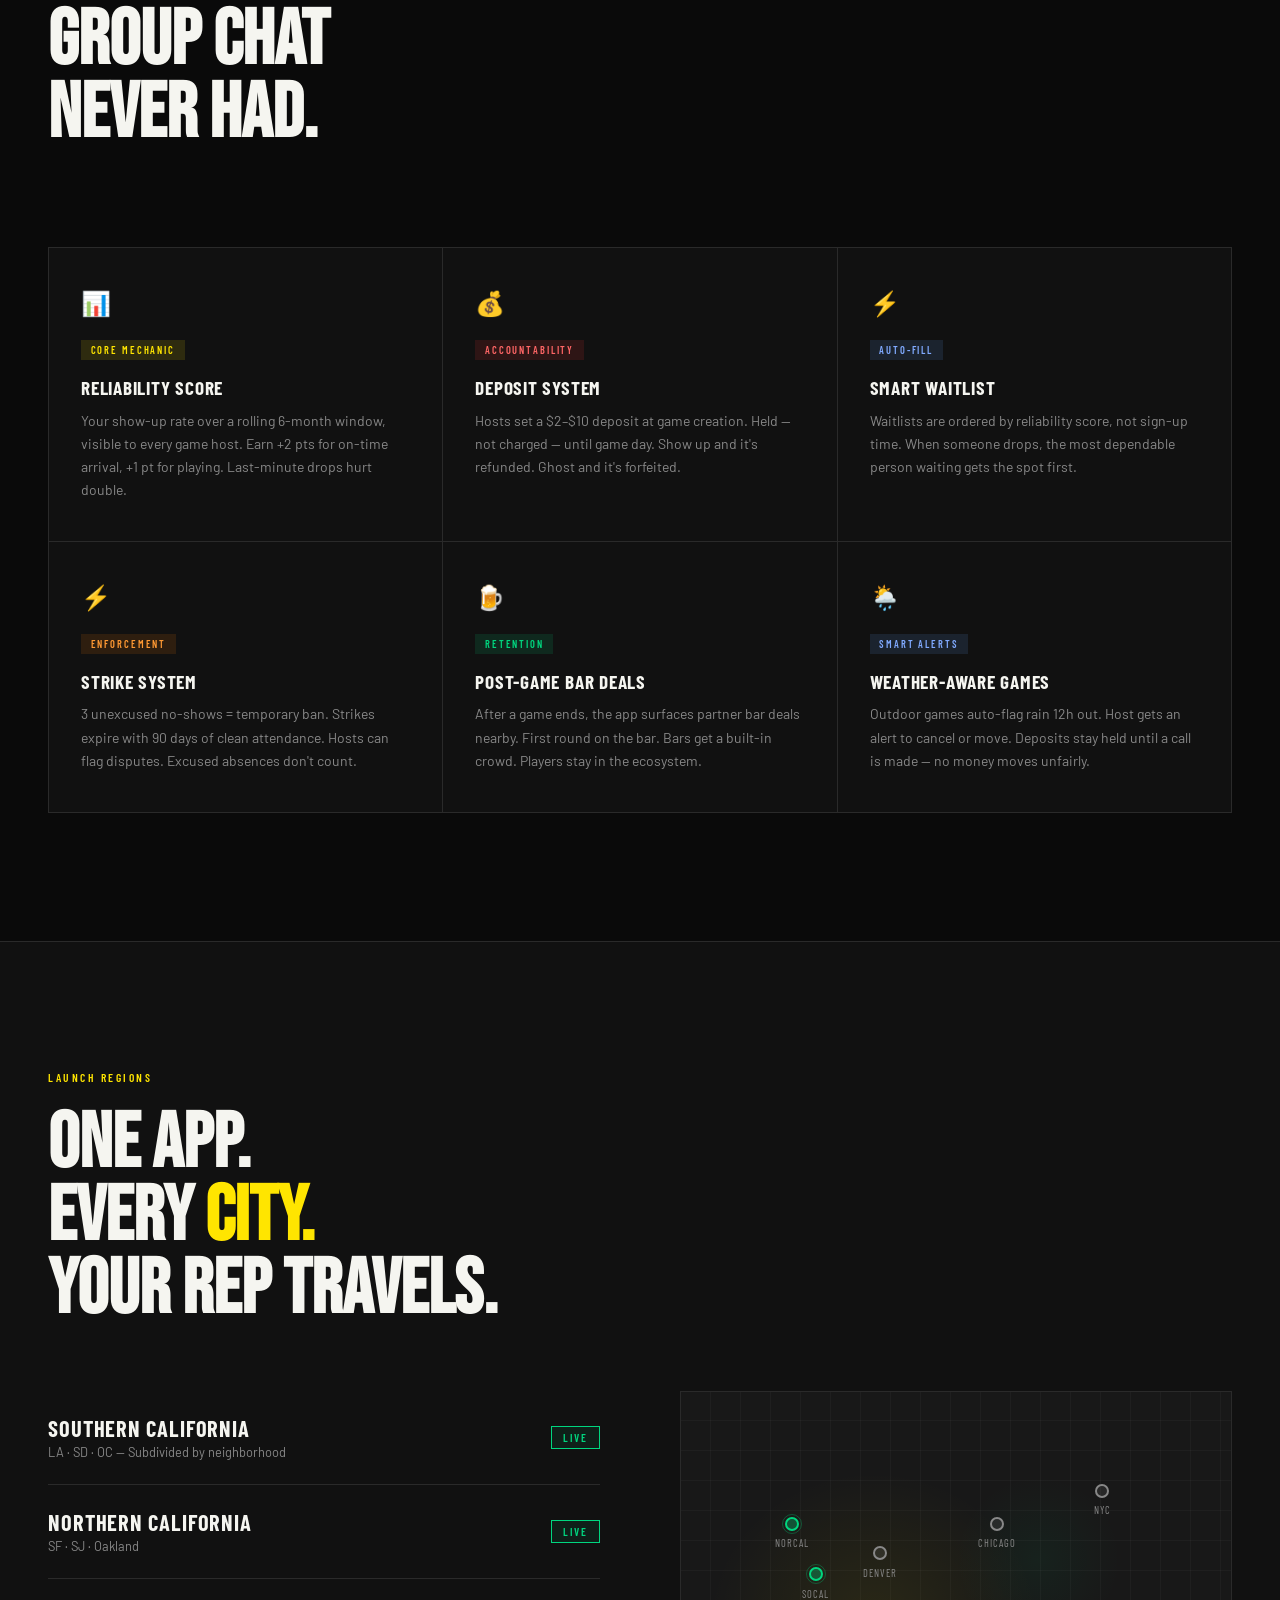
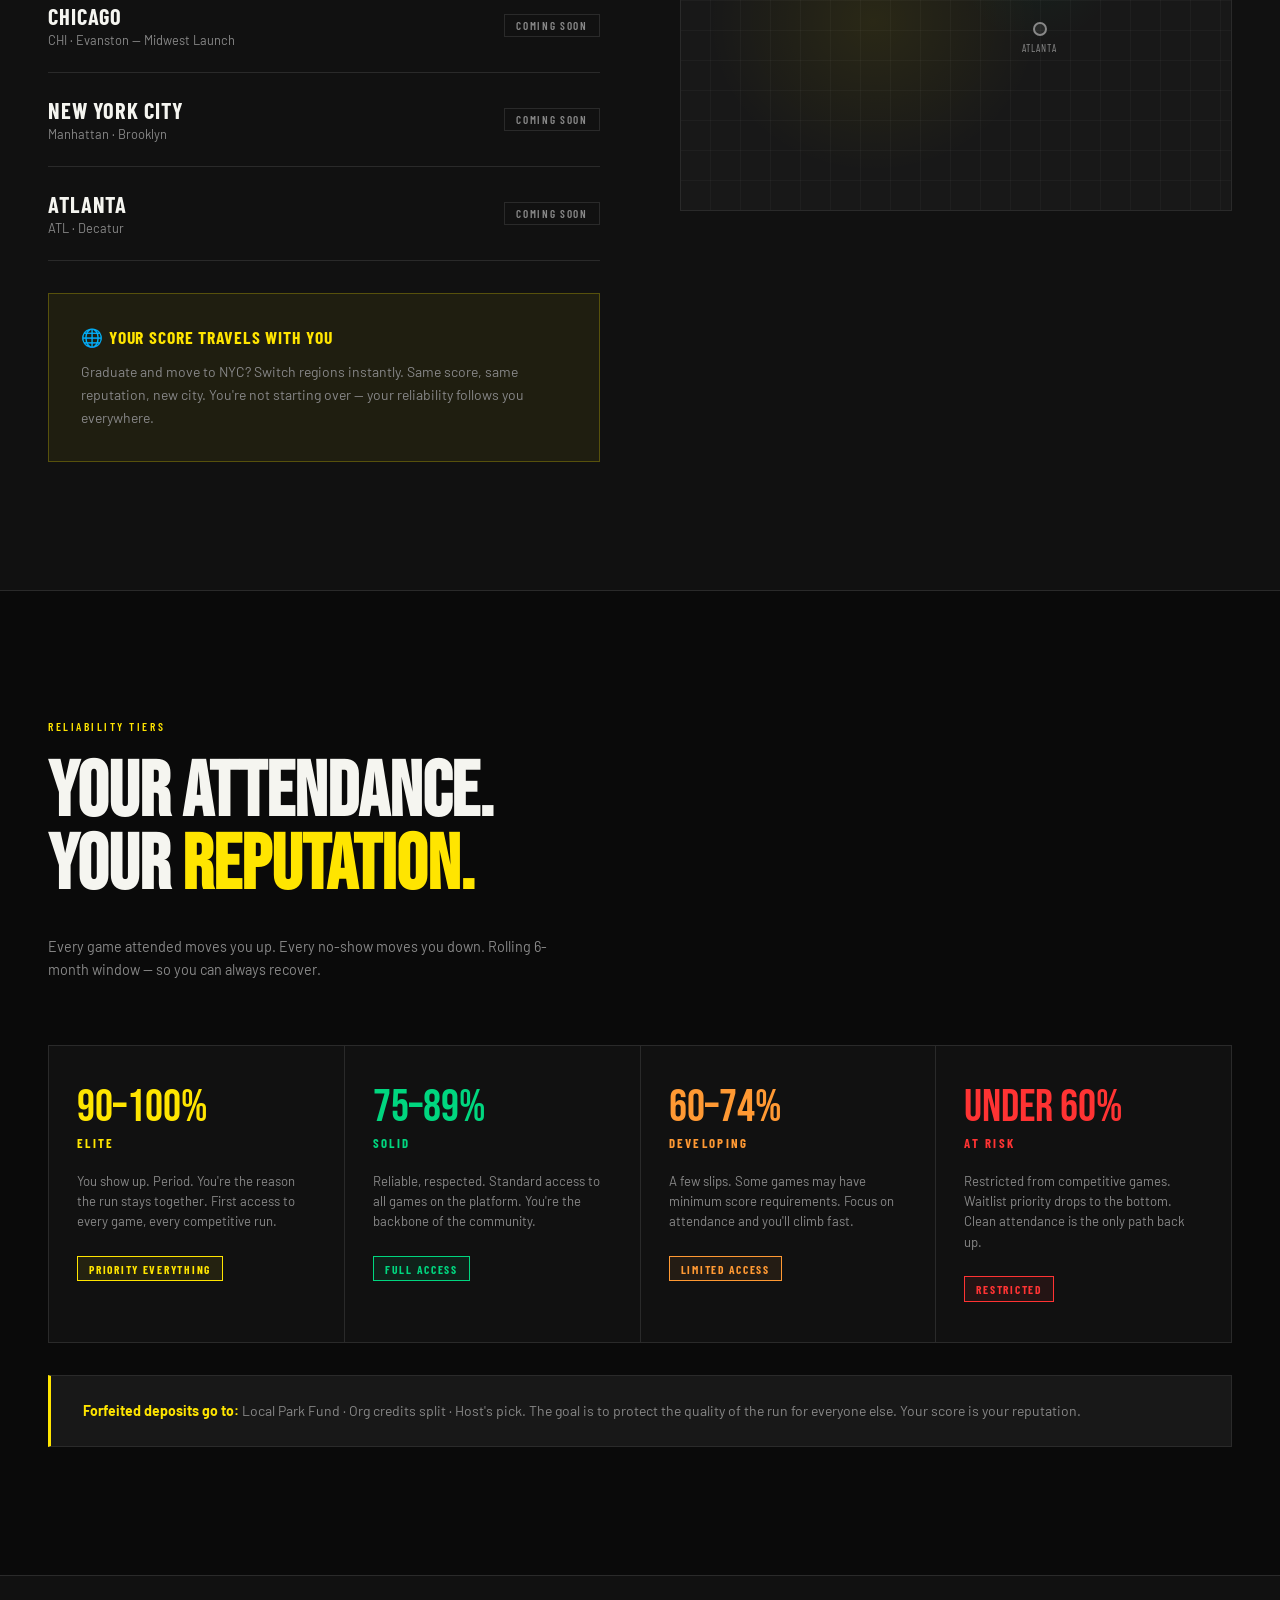
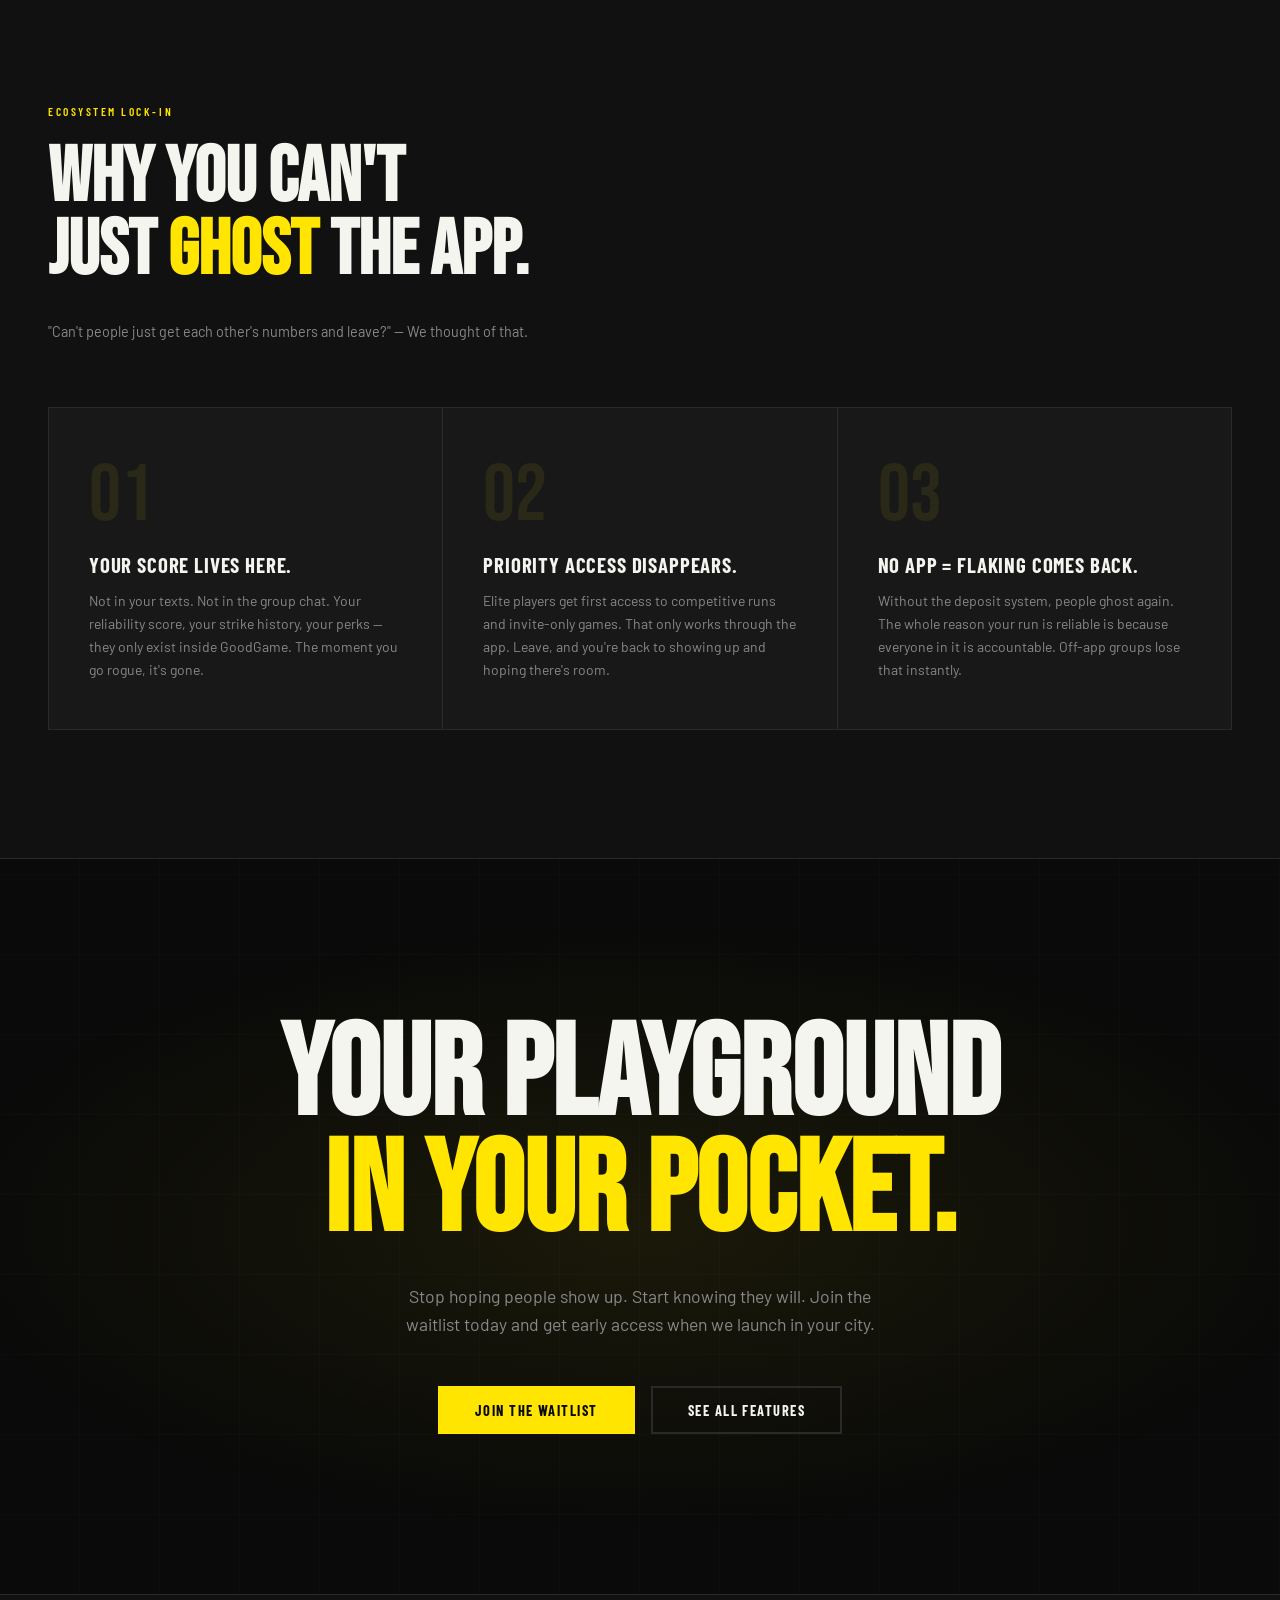
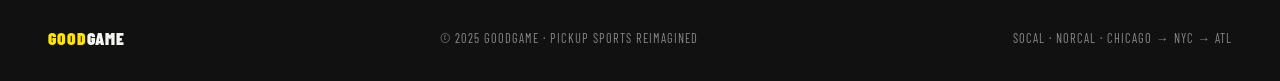
<file: goodgame-site/index.html>
<!DOCTYPE html>
<html lang="en">
<head>
<meta charset="UTF-8">
<meta name="viewport" content="width=device-width, initial-scale=1.0">
<title>GoodGame — Go Play Outside</title>
<link rel="preconnect" href="https://fonts.googleapis.com">
<link rel="preconnect" href="https://fonts.gstatic.com" crossorigin>
<link href="https://fonts.googleapis.com/css2?family=Bebas+Neue&family=Barlow+Condensed:ital,wght@0,400;0,600;0,700;0,900;1,700&family=Barlow:wght@400;500;600&display=swap" rel="stylesheet">
<style>
  :root {
    --yellow: #FFE500;
    --black: #0A0A0A;
    --dark: #111111;
    --card: #181818;
    --border: #2a2a2a;
    --gray: #888888;
    --white: #F5F5F0;
    --red: #FF3333;
    --green: #00D67F;
  }

  * { margin: 0; padding: 0; box-sizing: border-box; }

  html { scroll-behavior: smooth; }

  body {
    background: var(--black);
    color: var(--white);
    font-family: 'Barlow', sans-serif;
    overflow-x: hidden;
    cursor: crosshair;
  }

  /* ─── NAV ─── */
  nav {
    position: fixed; top: 0; left: 0; right: 0; z-index: 100;
    display: flex; align-items: center; justify-content: space-between;
    padding: 1.2rem 3rem;
    background: rgba(10,10,10,0.92);
    backdrop-filter: blur(12px);
    border-bottom: 1px solid var(--border);
  }
  .nav-logo {
    font-family: 'Barlow Condensed', sans-serif;
    font-weight: 900;
    font-size: 1.5rem;
    letter-spacing: 0.05em;
    color: var(--white);
    text-decoration: none;
  }
  .nav-logo span { color: var(--yellow); }
  .nav-links { display: flex; gap: 2.5rem; list-style: none; }
  .nav-links a {
    font-family: 'Barlow Condensed', sans-serif;
    font-weight: 600;
    font-size: 0.85rem;
    letter-spacing: 0.12em;
    text-transform: uppercase;
    color: var(--gray);
    text-decoration: none;
    transition: color 0.2s;
  }
  .nav-links a:hover { color: var(--yellow); }
  .nav-cta {
    font-family: 'Barlow Condensed', sans-serif;
    font-weight: 700;
    font-size: 0.85rem;
    letter-spacing: 0.1em;
    text-transform: uppercase;
    background: var(--yellow);
    color: var(--black);
    border: none;
    padding: 0.6rem 1.4rem;
    cursor: crosshair;
    transition: transform 0.15s, box-shadow 0.15s;
  }
  .nav-cta:hover { transform: translate(-2px,-2px); box-shadow: 4px 4px 0 var(--white); }

  /* ─── HERO ─── */
  .hero {
    min-height: 100vh;
    display: flex; flex-direction: column;
    justify-content: flex-end;
    padding: 0 3rem 5rem;
    position: relative;
    overflow: hidden;
    background: var(--black);
  }
  .hero-bg {
    position: absolute; inset: 0;
    background:
      radial-gradient(ellipse 60% 50% at 70% 40%, rgba(255,229,0,0.06) 0%, transparent 70%),
      repeating-linear-gradient(0deg, transparent, transparent 79px, rgba(255,255,255,0.025) 79px, rgba(255,255,255,0.025) 80px),
      repeating-linear-gradient(90deg, transparent, transparent 79px, rgba(255,255,255,0.025) 79px, rgba(255,255,255,0.025) 80px);
  }
  .hero-tag {
    font-family: 'Barlow Condensed', sans-serif;
    font-weight: 600;
    font-size: 0.75rem;
    letter-spacing: 0.2em;
    text-transform: uppercase;
    color: var(--yellow);
    background: rgba(255,229,0,0.1);
    border: 1px solid rgba(255,229,0,0.3);
    display: inline-block;
    padding: 0.35rem 0.8rem;
    margin-bottom: 1.5rem;
    animation: fadeUp 0.6s ease both;
  }
  .hero-title {
    font-family: 'Bebas Neue', sans-serif;
    font-size: clamp(5rem, 14vw, 13rem);
    line-height: 0.92;
    letter-spacing: 0.01em;
    color: var(--white);
    animation: fadeUp 0.6s 0.1s ease both;
  }
  .hero-title .yellow { color: var(--yellow); }
  .hero-sub {
    font-size: 1.05rem;
    color: var(--gray);
    max-width: 480px;
    line-height: 1.6;
    margin: 2rem 0 2.5rem;
    animation: fadeUp 0.6s 0.2s ease both;
  }
  .hero-actions {
    display: flex; gap: 1rem; align-items: center;
    animation: fadeUp 0.6s 0.3s ease both;
  }
  .btn-primary {
    font-family: 'Barlow Condensed', sans-serif;
    font-weight: 700;
    font-size: 0.9rem;
    letter-spacing: 0.1em;
    text-transform: uppercase;
    background: var(--yellow);
    color: var(--black);
    border: 2px solid var(--yellow);
    padding: 0.85rem 2.2rem;
    cursor: crosshair;
    transition: transform 0.15s, box-shadow 0.15s;
    text-decoration: none;
    display: inline-block;
  }
  .btn-primary:hover { transform: translate(-3px,-3px); box-shadow: 5px 5px 0 var(--white); }
  .btn-secondary {
    font-family: 'Barlow Condensed', sans-serif;
    font-weight: 700;
    font-size: 0.9rem;
    letter-spacing: 0.1em;
    text-transform: uppercase;
    background: transparent;
    color: var(--white);
    border: 2px solid var(--border);
    padding: 0.85rem 2.2rem;
    cursor: crosshair;
    transition: border-color 0.2s, color 0.2s;
    text-decoration: none;
    display: inline-block;
  }
  .btn-secondary:hover { border-color: var(--yellow); color: var(--yellow); }

  .hero-stat-bar {
    position: absolute; right: 3rem; bottom: 5rem;
    display: flex; flex-direction: column; gap: 1.5rem;
    animation: fadeUp 0.6s 0.4s ease both;
  }
  .hero-stat { text-align: right; }
  .hero-stat .num {
    font-family: 'Bebas Neue', sans-serif;
    font-size: 2.8rem;
    color: var(--yellow);
    line-height: 1;
  }
  .hero-stat .label {
    font-family: 'Barlow Condensed', sans-serif;
    font-size: 0.7rem;
    letter-spacing: 0.15em;
    text-transform: uppercase;
    color: var(--gray);
  }
  .hero-rule {
    width: 1px;
    height: 80px;
    background: linear-gradient(to bottom, transparent, var(--border), transparent);
    margin: 0 auto;
  }

  /* ─── PROBLEM ─── */
  .section { padding: 8rem 3rem; }
  .section-label {
    font-family: 'Barlow Condensed', sans-serif;
    font-weight: 600;
    font-size: 0.72rem;
    letter-spacing: 0.22em;
    text-transform: uppercase;
    color: var(--yellow);
    margin-bottom: 1.5rem;
  }
  .section-title {
    font-family: 'Bebas Neue', sans-serif;
    font-size: clamp(3rem, 6vw, 5.5rem);
    line-height: 0.95;
    color: var(--white);
    margin-bottom: 2rem;
  }
  .section-title .yellow { color: var(--yellow); }
  .section-title .red { color: var(--red); }

  .problem-grid {
    display: grid;
    grid-template-columns: 1fr 1fr 1fr;
    gap: 1px;
    background: var(--border);
    border: 1px solid var(--border);
    margin-top: 4rem;
  }
  .problem-card {
    background: var(--dark);
    padding: 2.5rem 2rem;
    position: relative;
    overflow: hidden;
    transition: background 0.3s;
  }
  .problem-card:hover { background: #1a1a1a; }
  .problem-card::before {
    content: attr(data-num);
    font-family: 'Bebas Neue', sans-serif;
    font-size: 7rem;
    color: rgba(255,229,0,0.05);
    position: absolute; top: -1rem; right: 1rem;
    line-height: 1;
    transition: color 0.3s;
  }
  .problem-card:hover::before { color: rgba(255,229,0,0.1); }
  .problem-card h3 {
    font-family: 'Barlow Condensed', sans-serif;
    font-weight: 700;
    font-size: 1.4rem;
    letter-spacing: 0.03em;
    color: var(--white);
    margin-bottom: 0.75rem;
    text-transform: uppercase;
  }
  .problem-card p {
    font-size: 0.9rem;
    color: var(--gray);
    line-height: 1.6;
  }
  .problem-quote {
    grid-column: 1/-1;
    background: var(--yellow);
    padding: 2rem 2.5rem;
    display: flex; align-items: center; gap: 1rem;
  }
  .problem-quote p {
    font-family: 'Barlow Condensed', sans-serif;
    font-weight: 700;
    font-size: 1.6rem;
    color: var(--black);
    letter-spacing: 0.02em;
  }

  /* ─── HOW IT WORKS ─── */
  .hiw-section {
    padding: 8rem 3rem;
    background: var(--dark);
    border-top: 1px solid var(--border);
    border-bottom: 1px solid var(--border);
  }
  .hiw-layout {
    display: grid;
    grid-template-columns: 1fr 1fr;
    gap: 6rem;
    align-items: start;
    margin-top: 4rem;
  }
  .hiw-steps { display: flex; flex-direction: column; gap: 0; }
  .hiw-step {
    display: flex; gap: 1.5rem;
    padding: 2rem 0;
    border-bottom: 1px solid var(--border);
    position: relative;
  }
  .hiw-step:last-child { border-bottom: none; }
  .step-num {
    font-family: 'Bebas Neue', sans-serif;
    font-size: 1.1rem;
    color: var(--yellow);
    background: rgba(255,229,0,0.1);
    border: 1px solid rgba(255,229,0,0.3);
    width: 36px; height: 36px;
    display: flex; align-items: center; justify-content: center;
    flex-shrink: 0;
    margin-top: 0.2rem;
  }
  .step-content h4 {
    font-family: 'Barlow Condensed', sans-serif;
    font-weight: 700;
    font-size: 1.15rem;
    text-transform: uppercase;
    letter-spacing: 0.05em;
    color: var(--white);
    margin-bottom: 0.5rem;
  }
  .step-content p {
    font-size: 0.9rem;
    color: var(--gray);
    line-height: 1.6;
  }
  /* Accountability card */
  .accountability-card {
    background: var(--card);
    border: 1px solid var(--border);
    padding: 2.5rem;
    position: sticky;
    top: 7rem;
  }
  .acc-header {
    font-family: 'Barlow Condensed', sans-serif;
    font-weight: 700;
    font-size: 0.72rem;
    letter-spacing: 0.2em;
    text-transform: uppercase;
    color: var(--yellow);
    margin-bottom: 1.5rem;
  }
  .acc-deposit {
    font-family: 'Bebas Neue', sans-serif;
    font-size: 4.5rem;
    line-height: 1;
    color: var(--white);
    margin-bottom: 0.25rem;
  }
  .acc-deposit span { color: var(--yellow); }
  .acc-deposit-label {
    font-size: 0.82rem;
    color: var(--gray);
    margin-bottom: 2rem;
    padding-bottom: 2rem;
    border-bottom: 1px solid var(--border);
  }
  .acc-outcomes {
    display: grid;
    grid-template-columns: 1fr 1fr;
    gap: 1px;
    background: var(--border);
    margin-bottom: 2rem;
  }
  .acc-yes, .acc-no {
    padding: 1.25rem;
  }
  .acc-yes { background: rgba(0,214,127,0.07); }
  .acc-no { background: rgba(255,51,51,0.07); }
  .acc-verdict {
    font-family: 'Bebas Neue', sans-serif;
    font-size: 1.6rem;
    margin-bottom: 0.5rem;
  }
  .acc-yes .acc-verdict { color: var(--green); }
  .acc-no .acc-verdict { color: var(--red); }
  .acc-detail { font-size: 0.78rem; color: var(--gray); line-height: 1.5; }
  .acc-detail span { display: block; }
  .acc-detail .pos { color: var(--green); }
  .acc-detail .neg { color: var(--red); }
  .penalty-tiers h5 {
    font-family: 'Barlow Condensed', sans-serif;
    font-weight: 700;
    font-size: 0.72rem;
    letter-spacing: 0.18em;
    text-transform: uppercase;
    color: var(--gray);
    margin-bottom: 1rem;
  }
  .tier { display: flex; gap: 1rem; align-items: flex-start; margin-bottom: 0.85rem; }
  .tier-icon { font-size: 1rem; flex-shrink: 0; margin-top: 1px; }
  .tier-text { font-size: 0.82rem; color: var(--gray); line-height: 1.4; }
  .tier-text strong { color: var(--white); font-weight: 600; }

  /* ─── FEATURES ─── */
  .features-section { padding: 8rem 3rem; }
  .features-header {
    display: flex; justify-content: space-between; align-items: flex-end;
    margin-bottom: 4rem;
  }
  .features-grid {
    display: grid;
    grid-template-columns: repeat(3, 1fr);
    gap: 1px;
    background: var(--border);
    border: 1px solid var(--border);
  }
  .feature-card {
    background: var(--dark);
    padding: 2.5rem 2rem;
    transition: background 0.2s;
  }
  .feature-card:hover { background: #1c1c1c; }
  .feature-icon {
    font-size: 1.5rem;
    margin-bottom: 1.25rem;
    display: block;
  }
  .feature-tag {
    font-family: 'Barlow Condensed', sans-serif;
    font-weight: 600;
    font-size: 0.65rem;
    letter-spacing: 0.18em;
    text-transform: uppercase;
    padding: 0.25rem 0.6rem;
    margin-bottom: 1rem;
    display: inline-block;
  }
  .tag-core { background: rgba(255,229,0,0.12); color: var(--yellow); }
  .tag-accountability { background: rgba(255,51,51,0.12); color: #FF6666; }
  .tag-enforcement { background: rgba(255,120,0,0.12); color: #FF9933; }
  .tag-retention { background: rgba(0,214,127,0.12); color: var(--green); }
  .tag-auto { background: rgba(100,160,255,0.12); color: #80AAFF; }
  .feature-card h3 {
    font-family: 'Barlow Condensed', sans-serif;
    font-weight: 700;
    font-size: 1.2rem;
    text-transform: uppercase;
    letter-spacing: 0.04em;
    color: var(--white);
    margin-bottom: 0.6rem;
  }
  .feature-card p {
    font-size: 0.875rem;
    color: var(--gray);
    line-height: 1.65;
  }

  /* ─── CITIES ─── */
  .cities-section {
    padding: 8rem 3rem;
    background: var(--dark);
    border-top: 1px solid var(--border);
    border-bottom: 1px solid var(--border);
  }
  .cities-layout {
    display: grid;
    grid-template-columns: 1fr 1fr;
    gap: 5rem;
    margin-top: 4rem;
    align-items: start;
  }
  .city-list { display: flex; flex-direction: column; gap: 0; }
  .city-item {
    display: flex; align-items: center; justify-content: space-between;
    padding: 1.5rem 0;
    border-bottom: 1px solid var(--border);
    transition: padding-left 0.2s;
  }
  .city-item:hover { padding-left: 0.5rem; }
  .city-name-block h3 {
    font-family: 'Barlow Condensed', sans-serif;
    font-weight: 700;
    font-size: 1.4rem;
    text-transform: uppercase;
    letter-spacing: 0.04em;
    color: var(--white);
  }
  .city-name-block span {
    font-size: 0.8rem;
    color: var(--gray);
  }
  .city-badge {
    font-family: 'Barlow Condensed', sans-serif;
    font-weight: 600;
    font-size: 0.7rem;
    letter-spacing: 0.15em;
    text-transform: uppercase;
    padding: 0.25rem 0.7rem;
    border: 1px solid;
  }
  .badge-live { border-color: var(--green); color: var(--green); background: rgba(0,214,127,0.08); }
  .badge-soon { border-color: var(--border); color: var(--gray); }
  .cities-callout {
    background: rgba(255,229,0,0.06);
    border: 1px solid rgba(255,229,0,0.25);
    padding: 2rem;
    margin-top: 2rem;
  }
  .cities-callout h4 {
    font-family: 'Barlow Condensed', sans-serif;
    font-weight: 700;
    font-size: 1.1rem;
    text-transform: uppercase;
    letter-spacing: 0.05em;
    color: var(--yellow);
    margin-bottom: 0.75rem;
  }
  .cities-callout p {
    font-size: 0.875rem;
    color: var(--gray);
    line-height: 1.65;
  }
  .map-placeholder {
    background: var(--card);
    border: 1px solid var(--border);
    height: 420px;
    position: relative;
    overflow: hidden;
    display: flex; align-items: center; justify-content: center;
  }
  .map-bg {
    position: absolute; inset: 0;
    background:
      radial-gradient(ellipse 50% 60% at 35% 55%, rgba(255,229,0,0.08) 0%, transparent 60%),
      radial-gradient(ellipse 30% 40% at 65% 40%, rgba(0,214,127,0.05) 0%, transparent 50%),
      repeating-linear-gradient(0deg, transparent, transparent 29px, rgba(255,255,255,0.03) 29px, rgba(255,255,255,0.03) 30px),
      repeating-linear-gradient(90deg, transparent, transparent 29px, rgba(255,255,255,0.03) 29px, rgba(255,255,255,0.03) 30px);
  }
  /* Dot nodes on the map */
  .map-node {
    position: absolute;
    display: flex; flex-direction: column; align-items: center; gap: 0.4rem;
  }
  .map-node .dot {
    width: 14px; height: 14px;
    border-radius: 50%;
    border: 2px solid;
    position: relative;
  }
  .map-node .dot.live { border-color: var(--green); background: rgba(0,214,127,0.3); }
  .map-node .dot.soon { border-color: var(--gray); background: rgba(136,136,136,0.15); }
  .map-node .dot.live::after {
    content: '';
    position: absolute; inset: -5px;
    border-radius: 50%;
    border: 1px solid rgba(0,214,127,0.3);
    animation: pulse 2s infinite;
  }
  .map-node label {
    font-family: 'Barlow Condensed', sans-serif;
    font-size: 0.65rem;
    letter-spacing: 0.1em;
    text-transform: uppercase;
    color: var(--gray);
    white-space: nowrap;
  }
  @keyframes pulse {
    0%, 100% { opacity: 1; transform: scale(1); }
    50% { opacity: 0; transform: scale(1.8); }
  }

  /* ─── TIERS ─── */
  .tiers-section { padding: 8rem 3rem; }
  .tiers-grid {
    display: grid;
    grid-template-columns: repeat(4, 1fr);
    gap: 1px;
    background: var(--border);
    border: 1px solid var(--border);
    margin-top: 4rem;
  }
  .tier-card {
    background: var(--dark);
    padding: 2.5rem 1.75rem;
    position: relative;
    overflow: hidden;
    transition: background 0.2s;
  }
  .tier-card:hover { background: #1a1a1a; }
  .tier-range {
    font-family: 'Bebas Neue', sans-serif;
    font-size: 2.8rem;
    line-height: 1;
    margin-bottom: 0.25rem;
  }
  .tier-name {
    font-family: 'Barlow Condensed', sans-serif;
    font-weight: 700;
    font-size: 0.8rem;
    letter-spacing: 0.18em;
    text-transform: uppercase;
    margin-bottom: 1.25rem;
  }
  .tier-desc { font-size: 0.82rem; color: var(--gray); line-height: 1.55; margin-bottom: 1.5rem; }
  .tier-access {
    font-family: 'Barlow Condensed', sans-serif;
    font-weight: 700;
    font-size: 0.72rem;
    letter-spacing: 0.15em;
    text-transform: uppercase;
    padding: 0.3rem 0.7rem;
    border: 1px solid;
    display: inline-block;
  }
  .t-elite .tier-range, .t-elite .tier-name { color: var(--yellow); }
  .t-elite .tier-access { border-color: var(--yellow); color: var(--yellow); background: rgba(255,229,0,0.08); }
  .t-solid .tier-range, .t-solid .tier-name { color: var(--green); }
  .t-solid .tier-access { border-color: var(--green); color: var(--green); background: rgba(0,214,127,0.08); }
  .t-developing .tier-range, .t-developing .tier-name { color: #FF9933; }
  .t-developing .tier-access { border-color: #FF9933; color: #FF9933; background: rgba(255,153,51,0.08); }
  .t-risk .tier-range, .t-risk .tier-name { color: var(--red); }
  .t-risk .tier-access { border-color: var(--red); color: var(--red); background: rgba(255,51,51,0.08); }
  .tiers-note {
    margin-top: 2rem;
    padding: 1.5rem 2rem;
    background: var(--card);
    border: 1px solid var(--border);
    border-left: 3px solid var(--yellow);
    font-size: 0.875rem;
    color: var(--gray);
    line-height: 1.6;
  }
  .tiers-note strong { color: var(--yellow); }

  /* ─── LOCK-IN ─── */
  .lockin-section {
    padding: 8rem 3rem;
    background: var(--dark);
    border-top: 1px solid var(--border);
    border-bottom: 1px solid var(--border);
  }
  .lockin-grid {
    display: grid;
    grid-template-columns: repeat(3, 1fr);
    gap: 1px;
    background: var(--border);
    border: 1px solid var(--border);
    margin-top: 4rem;
  }
  .lockin-card {
    background: var(--card);
    padding: 3rem 2.5rem;
    position: relative;
  }
  .lockin-num {
    font-family: 'Bebas Neue', sans-serif;
    font-size: 5rem;
    color: rgba(255,229,0,0.08);
    line-height: 1;
    margin-bottom: 1rem;
  }
  .lockin-card h3 {
    font-family: 'Barlow Condensed', sans-serif;
    font-weight: 700;
    font-size: 1.3rem;
    text-transform: uppercase;
    letter-spacing: 0.04em;
    color: var(--white);
    margin-bottom: 0.75rem;
  }
  .lockin-card p { font-size: 0.875rem; color: var(--gray); line-height: 1.65; }

  /* ─── CTA ─── */
  .cta-section {
    padding: 10rem 3rem;
    text-align: center;
    position: relative;
    overflow: hidden;
  }
  .cta-bg {
    position: absolute; inset: 0;
    background:
      radial-gradient(ellipse 80% 60% at 50% 50%, rgba(255,229,0,0.07) 0%, transparent 70%),
      repeating-linear-gradient(0deg, transparent, transparent 79px, rgba(255,255,255,0.015) 79px, rgba(255,255,255,0.015) 80px),
      repeating-linear-gradient(90deg, transparent, transparent 79px, rgba(255,255,255,0.015) 79px, rgba(255,255,255,0.015) 80px);
  }
  .cta-title {
    font-family: 'Bebas Neue', sans-serif;
    font-size: clamp(4rem, 10vw, 9rem);
    line-height: 0.9;
    color: var(--white);
    margin-bottom: 2rem;
    position: relative;
  }
  .cta-title .yellow { color: var(--yellow); }
  .cta-sub {
    font-size: 1.1rem;
    color: var(--gray);
    max-width: 500px;
    margin: 0 auto 3rem;
    line-height: 1.6;
    position: relative;
  }
  .cta-actions { display: flex; justify-content: center; gap: 1rem; position: relative; }

  /* ─── FOOTER ─── */
  footer {
    border-top: 1px solid var(--border);
    padding: 2rem 3rem;
    display: flex; align-items: center; justify-content: space-between;
    background: var(--dark);
  }
  footer .foot-logo {
    font-family: 'Barlow Condensed', sans-serif;
    font-weight: 900;
    font-size: 1.1rem;
    letter-spacing: 0.05em;
    color: var(--white);
  }
  footer .foot-logo span { color: var(--yellow); }
  footer p {
    font-size: 0.78rem;
    color: var(--gray);
    font-family: 'Barlow Condensed', sans-serif;
    letter-spacing: 0.08em;
    text-transform: uppercase;
  }

  /* ─── ANIMATIONS ─── */
  @keyframes fadeUp {
    from { opacity: 0; transform: translateY(24px); }
    to { opacity: 1; transform: translateY(0); }
  }
  .reveal {
    opacity: 0;
    transform: translateY(30px);
    transition: opacity 0.7s ease, transform 0.7s ease;
  }
  .reveal.visible { opacity: 1; transform: translateY(0); }

  /* ─── SCROLLBAR ─── */
  ::-webkit-scrollbar { width: 6px; }
  ::-webkit-scrollbar-track { background: var(--black); }
  ::-webkit-scrollbar-thumb { background: var(--border); }
  ::-webkit-scrollbar-thumb:hover { background: var(--gray); }

  /* ─── MOBILE ─── */
  @media (max-width: 760px) {
    nav { padding: 1rem 1.25rem; }
    .nav-links { display: none; }
    .hero { min-height: auto; padding: 7.5rem 1.25rem 3.5rem; }
    .hero-title { font-size: clamp(3.6rem, 19vw, 6rem); }
    .hero-sub { margin: 1.5rem 0 2rem; }
    .hero-actions { flex-wrap: wrap; }
    .hero-stat-bar { position: static; flex-direction: row; gap: 2rem; margin-top: 2.75rem; }
    .hero-stat { text-align: left; }
    .hero-stat .num { font-size: 2.3rem; }
    .hero-rule { display: none; }
    .section, .features-section, .tiers-section { padding: 5rem 1.25rem; }
    .hiw-section, .cities-section, .lockin-section { padding: 5rem 1.25rem; }
    .cta-section { padding: 6rem 1.25rem; }
    footer { padding: 2rem 1.25rem; flex-wrap: wrap; gap: 1rem; }
    .problem-grid, .hiw-layout, .acc-outcomes, .features-grid,
    .cities-layout, .tiers-grid, .lockin-grid { grid-template-columns: 1fr; }
  }
</style>
</head>
<body>

<!-- NAV -->
<nav>
  <a class="nav-logo" href="#"><span>GOOD</span>GAME</a>
  <ul class="nav-links">
    <li><a href="#how-it-works">How It Works</a></li>
    <li><a href="#features">Features</a></li>
    <li><a href="#cities">Cities</a></li>
    <li><a href="#tiers">Tiers</a></li>
  </ul>
  <button class="nav-cta">Get Early Access</button>
</nav>

<!-- HERO -->
<section class="hero">
  <div class="hero-bg"></div>
  <div class="hero-tag">Pickup Sports — Reimagined</div>
  <h1 class="hero-title">GO PLAY<br><span class="yellow">OUTSIDE.</span></h1>
  <p class="hero-sub">Flaking has a cost. Showing up has a reward. GoodGame is the platform that makes pickup sports reliable, competitive, and consistent — in every city.</p>
  <div class="hero-actions">
    <a href="#" class="btn-primary">Join the Waitlist</a>
    <a href="#how-it-works" class="btn-secondary">See How It Works</a>
  </div>
  <div class="hero-stat-bar">
    <div class="hero-stat">
      <div class="num">$0</div>
      <div class="label">If you show up</div>
    </div>
    <div class="hero-rule"></div>
    <div class="hero-stat">
      <div class="num">5+</div>
      <div class="label">Launch regions</div>
    </div>
    <div class="hero-rule"></div>
    <div class="hero-stat">
      <div class="num">91%</div>
      <div class="label">Avg reliability</div>
    </div>
  </div>
</section>

<!-- PROBLEM -->
<section class="section" id="problem">
  <div class="section-label">The Problem</div>
  <h2 class="section-title">THIS ISN'T A<br>DISCOVERY PROBLEM.<br>IT'S A <span class="yellow">DEPENDABILITY</span> ONE.</h2>
  <div class="problem-grid reveal">
    <div class="problem-card" data-num="01">
      <h3>Uncertain Turnout</h3>
      <p>You show up to the court. Three people show up. The run never happens. Group chats lie. The app doesn't.</p>
    </div>
    <div class="problem-card" data-num="02">
      <h3>Mismatched Skill Levels</h3>
      <p>No way to know who you're playing with until you're already there. Competitive players stuck babysitting. Beginners getting clowned on.</p>
    </div>
    <div class="problem-card" data-num="03">
      <h3>Lack of Accountability</h3>
      <p>No-shows face zero consequences. The same people flake every week. Everyone suffers. Nobody says anything. Until now.</p>
    </div>
    <div class="problem-quote">
      <p>"This isn't a discovery problem — it's a dependability one."</p>
    </div>
  </div>
</section>

<!-- HOW IT WORKS -->
<section class="hiw-section" id="how-it-works">
  <div class="section-label">How It Works</div>
  <h2 class="section-title">FLAKING HAS A <span class="red">COST.</span><br>SHOWING UP HAS<br>A <span class="yellow">REWARD.</span></h2>
  <div class="hiw-layout">
    <div class="hiw-steps reveal">
      <div class="hiw-step">
        <div class="step-num">1</div>
        <div class="step-content">
          <h4>Sign Up & RSVP to a Game</h4>
          <p>Browse open games near you, join with one tap. A small deposit ($2–$10, set by the host) is held at booking — not charged, just held.</p>
        </div>
      </div>
      <div class="hiw-step">
        <div class="step-num">2</div>
        <div class="step-content">
          <h4>24-Hour Confirmation</h4>
          <p>You get a push reminder 24 hours before. Confirm your spot or it opens to the waitlist automatically — no drama, no ghost-spots.</p>
        </div>
      </div>
      <div class="hiw-step">
        <div class="step-num">3</div>
        <div class="step-content">
          <h4>Game Day Check-In</h4>
          <p>Show up, tap check-in, game happens. That's it. The system handles everything else. Your score updates. Your rep grows.</p>
        </div>
      </div>
      <div class="hiw-step">
        <div class="step-num">4</div>
        <div class="step-content">
          <h4>Post-Game Bar Deals</h4>
          <p>After the run, the app surfaces nearby bar deals for GoodGame players. First round on the bar. Bars get a built-in crowd. Everyone wins.</p>
        </div>
      </div>
    </div>
    <div class="accountability-card reveal">
      <div class="acc-header">The Accountability System</div>
      <div class="acc-deposit"><span>$5</span> Held</div>
      <div class="acc-deposit-label">Refundable deposit — held, not charged, until game day.</div>
      <div class="acc-outcomes">
        <div class="acc-yes">
          <div class="acc-verdict">YES</div>
          <div class="acc-detail">
            <span>✓ Deposit refunded</span>
            <span class="pos">+2 pts — on time</span>
            <span class="pos">+1 pt — on game</span>
          </div>
        </div>
        <div class="acc-no">
          <div class="acc-verdict">NO</div>
          <div class="acc-detail">
            <span class="neg">✗ Deposit forfeited</span>
            <span class="neg">−3 pts score drop</span>
            <span>Penalty tier applied</span>
          </div>
        </div>
      </div>
      <div class="penalty-tiers">
        <h5>Penalty Tiers</h5>
        <div class="tier">
          <div class="tier-icon">⚠️</div>
          <div class="tier-text"><strong>1st Offense — Warning:</strong> Score drops. Eligible to earn back immediately with good attendance.</div>
        </div>
        <div class="tier">
          <div class="tier-icon">🔒</div>
          <div class="tier-text"><strong>2nd Offense — 1-Week Restriction:</strong> Booking locked for 7 days. You can still browse and waitlist, not RSVP.</div>
        </div>
        <div class="tier">
          <div class="tier-icon">🚫</div>
          <div class="tier-text"><strong>3rd Offense — Low Priority Access:</strong> Permanently last on waitlists until score recovers.</div>
        </div>
      </div>
    </div>
  </div>
</section>

<!-- FEATURES -->
<section class="features-section" id="features">
  <div class="features-header">
    <div>
      <div class="section-label">Platform Features</div>
      <h2 class="section-title">EVERYTHING THE<br>GROUP CHAT<br>NEVER HAD.</h2>
    </div>
  </div>
  <div class="features-grid reveal">
    <div class="feature-card">
      <span class="feature-icon">📊</span>
      <span class="feature-tag tag-core">Core Mechanic</span>
      <h3>Reliability Score</h3>
      <p>Your show-up rate over a rolling 6-month window, visible to every game host. Earn +2 pts for on-time arrival, +1 pt for playing. Last-minute drops hurt double.</p>
    </div>
    <div class="feature-card">
      <span class="feature-icon">💰</span>
      <span class="feature-tag tag-accountability">Accountability</span>
      <h3>Deposit System</h3>
      <p>Hosts set a $2–$10 deposit at game creation. Held — not charged — until game day. Show up and it's refunded. Ghost and it's forfeited.</p>
    </div>
    <div class="feature-card">
      <span class="feature-icon">⚡</span>
      <span class="feature-tag tag-auto">Auto-Fill</span>
      <h3>Smart Waitlist</h3>
      <p>Waitlists are ordered by reliability score, not sign-up time. When someone drops, the most dependable person waiting gets the spot first.</p>
    </div>
    <div class="feature-card">
      <span class="feature-icon">⚡</span>
      <span class="feature-tag tag-enforcement">Enforcement</span>
      <h3>Strike System</h3>
      <p>3 unexcused no-shows = temporary ban. Strikes expire with 90 days of clean attendance. Hosts can flag disputes. Excused absences don't count.</p>
    </div>
    <div class="feature-card">
      <span class="feature-icon">🍺</span>
      <span class="feature-tag tag-retention">Retention</span>
      <h3>Post-Game Bar Deals</h3>
      <p>After a game ends, the app surfaces partner bar deals nearby. First round on the bar. Bars get a built-in crowd. Players stay in the ecosystem.</p>
    </div>
    <div class="feature-card">
      <span class="feature-icon">🌦️</span>
      <span class="feature-tag tag-auto">Smart Alerts</span>
      <h3>Weather-Aware Games</h3>
      <p>Outdoor games auto-flag rain 12h out. Host gets an alert to cancel or move. Deposits stay held until a call is made — no money moves unfairly.</p>
    </div>
  </div>
</section>

<!-- CITIES -->
<section class="cities-section" id="cities">
  <div class="section-label">Launch Regions</div>
  <h2 class="section-title">ONE APP.<br>EVERY <span class="yellow">CITY.</span><br>YOUR REP TRAVELS.</h2>
  <div class="cities-layout">
    <div>
      <div class="city-list reveal">
        <div class="city-item">
          <div class="city-name-block">
            <h3>Southern California</h3>
            <span>LA · SD · OC — Subdivided by neighborhood</span>
          </div>
          <span class="city-badge badge-live">Live</span>
        </div>
        <div class="city-item">
          <div class="city-name-block">
            <h3>Northern California</h3>
            <span>SF · SJ · Oakland</span>
          </div>
          <span class="city-badge badge-live">Live</span>
        </div>
        <div class="city-item">
          <div class="city-name-block">
            <h3>Chicago</h3>
            <span>CHI · Evanston — Midwest Launch</span>
          </div>
          <span class="city-badge badge-soon">Coming Soon</span>
        </div>
        <div class="city-item">
          <div class="city-name-block">
            <h3>New York City</h3>
            <span>Manhattan · Brooklyn</span>
          </div>
          <span class="city-badge badge-soon">Coming Soon</span>
        </div>
        <div class="city-item">
          <div class="city-name-block">
            <h3>Atlanta</h3>
            <span>ATL · Decatur</span>
          </div>
          <span class="city-badge badge-soon">Coming Soon</span>
        </div>
      </div>
      <div class="cities-callout reveal">
        <h4>🌐 Your Score Travels With You</h4>
        <p>Graduate and move to NYC? Switch regions instantly. Same score, same reputation, new city. You're not starting over — your reliability follows you everywhere.</p>
      </div>
    </div>
    <div class="map-placeholder reveal">
      <div class="map-bg"></div>
      <!-- Map nodes positioned roughly geographically -->
      <div class="map-node" style="left:22%;top:42%;">
        <div class="dot live"></div>
        <label>SoCal</label>
      </div>
      <div class="map-node" style="left:17%;top:30%;">
        <div class="dot live"></div>
        <label>NorCal</label>
      </div>
      <div class="map-node" style="left:54%;top:30%;">
        <div class="dot soon"></div>
        <label>Chicago</label>
      </div>
      <div class="map-node" style="left:75%;top:22%;">
        <div class="dot soon"></div>
        <label>NYC</label>
      </div>
      <div class="map-node" style="left:62%;top:55%;">
        <div class="dot soon"></div>
        <label>Atlanta</label>
      </div>
      <div class="map-node" style="left:33%;top:37%;">
        <div class="dot soon"></div>
        <label>Denver</label>
      </div>
    </div>
  </div>
</section>

<!-- TIERS -->
<section class="tiers-section" id="tiers">
  <div class="section-label">Reliability Tiers</div>
  <h2 class="section-title">YOUR ATTENDANCE.<br>YOUR <span class="yellow">REPUTATION.</span></h2>
  <p style="color:var(--gray);font-size:0.9rem;max-width:500px;line-height:1.6;margin-top:1rem;">Every game attended moves you up. Every no-show moves you down. Rolling 6-month window — so you can always recover.</p>
  <div class="tiers-grid reveal">
    <div class="tier-card t-elite">
      <div class="tier-range">90–100%</div>
      <div class="tier-name">Elite</div>
      <p class="tier-desc">You show up. Period. You're the reason the run stays together. First access to every game, every competitive run.</p>
      <span class="tier-access">Priority Everything</span>
    </div>
    <div class="tier-card t-solid">
      <div class="tier-range">75–89%</div>
      <div class="tier-name">Solid</div>
      <p class="tier-desc">Reliable, respected. Standard access to all games on the platform. You're the backbone of the community.</p>
      <span class="tier-access">Full Access</span>
    </div>
    <div class="tier-card t-developing">
      <div class="tier-range">60–74%</div>
      <div class="tier-name">Developing</div>
      <p class="tier-desc">A few slips. Some games may have minimum score requirements. Focus on attendance and you'll climb fast.</p>
      <span class="tier-access">Limited Access</span>
    </div>
    <div class="tier-card t-risk">
      <div class="tier-range">Under 60%</div>
      <div class="tier-name">At Risk</div>
      <p class="tier-desc">Restricted from competitive games. Waitlist priority drops to the bottom. Clean attendance is the only path back up.</p>
      <span class="tier-access">Restricted</span>
    </div>
  </div>
  <div class="tiers-note reveal">
    <strong>Forfeited deposits go to:</strong> Local Park Fund · Org credits split · Host's pick. The goal is to protect the quality of the run for everyone else. Your score is your reputation.
  </div>
</section>

<!-- LOCK IN -->
<section class="lockin-section">
  <div class="section-label">Ecosystem Lock-In</div>
  <h2 class="section-title">WHY YOU CAN'T<br>JUST <span class="yellow">GHOST</span> THE APP.</h2>
  <p style="color:var(--gray);font-size:0.9rem;max-width:500px;line-height:1.6;margin-top:1rem;">"Can't people just get each other's numbers and leave?" — We thought of that.</p>
  <div class="lockin-grid reveal">
    <div class="lockin-card">
      <div class="lockin-num">01</div>
      <h3>Your Score Lives Here.</h3>
      <p>Not in your texts. Not in the group chat. Your reliability score, your strike history, your perks — they only exist inside GoodGame. The moment you go rogue, it's gone.</p>
    </div>
    <div class="lockin-card">
      <div class="lockin-num">02</div>
      <h3>Priority Access Disappears.</h3>
      <p>Elite players get first access to competitive runs and invite-only games. That only works through the app. Leave, and you're back to showing up and hoping there's room.</p>
    </div>
    <div class="lockin-card">
      <div class="lockin-num">03</div>
      <h3>No App = Flaking Comes Back.</h3>
      <p>Without the deposit system, people ghost again. The whole reason your run is reliable is because everyone in it is accountable. Off-app groups lose that instantly.</p>
    </div>
  </div>
</section>

<!-- CTA -->
<section class="cta-section">
  <div class="cta-bg"></div>
  <h2 class="cta-title">YOUR PLAYGROUND<br><span class="yellow">IN YOUR POCKET.</span></h2>
  <p class="cta-sub">Stop hoping people show up. Start knowing they will. Join the waitlist today and get early access when we launch in your city.</p>
  <div class="cta-actions">
    <a href="#" class="btn-primary">Join the Waitlist</a>
    <a href="#features" class="btn-secondary">See All Features</a>
  </div>
</section>

<!-- FOOTER -->
<footer>
  <div class="foot-logo"><span>GOOD</span>GAME</div>
  <p>© 2025 GoodGame · Pickup Sports Reimagined</p>
  <p>SoCal · NorCal · Chicago → NYC → ATL</p>
</footer>

<script>
  // Scroll reveal
  const reveals = document.querySelectorAll('.reveal');
  const observer = new IntersectionObserver((entries) => {
    entries.forEach((entry, i) => {
      if (entry.isIntersecting) {
        setTimeout(() => entry.target.classList.add('visible'), i * 80);
        observer.unobserve(entry.target);
      }
    });
  }, { threshold: 0.1 });
  reveals.forEach(el => observer.observe(el));

  // Nav highlight
  const sections = document.querySelectorAll('section[id]');
  const navLinks = document.querySelectorAll('.nav-links a');
  window.addEventListener('scroll', () => {
    let current = '';
    sections.forEach(s => {
      if (window.scrollY >= s.offsetTop - 200) current = s.id;
    });
    navLinks.forEach(a => {
      a.style.color = a.getAttribute('href') === '#' + current ? 'var(--yellow)' : '';
    });
  });
</script>
</body>
</html>
</file>
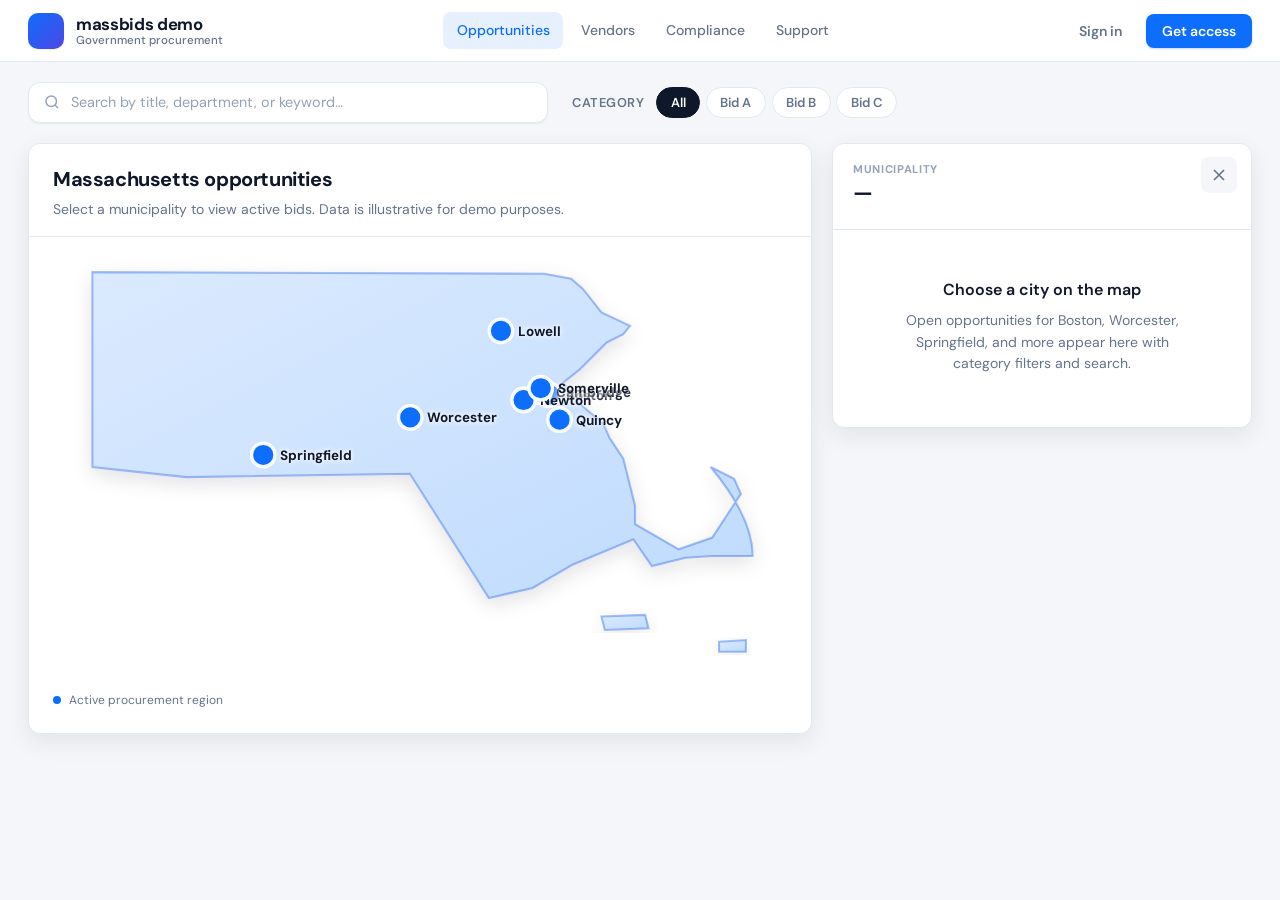
<file: massbids/index.html>
<!DOCTYPE html>
<html lang="en">
  <head>
    <meta charset="UTF-8" />
    <meta name="viewport" content="width=device-width, initial-scale=1.0" />
    <title>massbids demo — Massachusetts Procurement Hub</title>
    <link rel="preconnect" href="https://fonts.googleapis.com" />
    <link rel="preconnect" href="https://fonts.gstatic.com" crossorigin />
    <link
      href="https://fonts.googleapis.com/css2?family=DM+Sans:ital,opsz,wght@0,9..40,400;0,9..40,500;0,9..40,600;0,9..40,700;1,9..40,400&display=swap"
      rel="stylesheet"
    />
    <link rel="stylesheet" href="styles.css" />
  </head>
  <body>
    <div class="app">
      <header class="top-nav">
        <div class="top-nav__brand">
          <span class="logo-mark" aria-hidden="true"></span>
          <div class="brand-text">
            <span class="brand-text__name">massbids demo</span>
            <span class="brand-text__tag">Government procurement</span>
          </div>
        </div>
        <nav class="top-nav__links" aria-label="Primary">
          <a href="#" class="nav-link nav-link--active">Opportunities</a>
          <a href="#" class="nav-link">Vendors</a>
          <a href="#" class="nav-link">Compliance</a>
          <a href="#" class="nav-link">Support</a>
        </nav>
        <div class="top-nav__actions">
          <button type="button" class="btn btn--ghost">Sign in</button>
          <button type="button" class="btn btn--primary">Get access</button>
        </div>
      </header>

      <main class="main">
        <section class="toolbar" aria-label="Search and filters">
          <div class="toolbar__search">
            <label class="visually-hidden" for="search-input">Search bids</label>
            <span class="search-icon" aria-hidden="true">
              <svg width="18" height="18" viewBox="0 0 24 24" fill="none" stroke="currentColor" stroke-width="2">
                <circle cx="11" cy="11" r="7" />
                <path d="M20 20l-4-4" />
              </svg>
            </span>
            <input
              id="search-input"
              type="search"
              class="search-input"
              placeholder="Search by title, department, or keyword…"
              autocomplete="off"
            />
          </div>
          <div class="toolbar__filters">
            <span class="filters-label">Category</span>
            <div class="chip-group" role="group" aria-label="Bid category filters">
              <button type="button" class="chip chip--all chip--active" data-category="all">All</button>
              <button type="button" class="chip" data-category="A">Bid A</button>
              <button type="button" class="chip" data-category="B">Bid B</button>
              <button type="button" class="chip" data-category="C">Bid C</button>
            </div>
          </div>
        </section>

        <div class="dashboard">
          <section class="map-panel" aria-labelledby="map-heading">
            <div class="map-panel__header">
              <h1 id="map-heading" class="map-panel__title">Massachusetts opportunities</h1>
              <p class="map-panel__hint">
                Select a municipality to view active bids. Data is illustrative for demo purposes.
              </p>
            </div>
            <div class="map-wrap">
              <svg
                class="ma-map"
                viewBox="0 0 400 250"
                role="img"
                aria-label="Map of Massachusetts with municipal bid locations"
              >
                <defs>
                  <linearGradient id="landGrad" x1="0%" y1="0%" x2="100%" y2="100%">
                    <stop offset="0%" stop-color="var(--map-land-top)" />
                    <stop offset="100%" stop-color="var(--map-land-bottom)" />
                  </linearGradient>
                  <filter id="softShadow" x="-20%" y="-20%" width="140%" height="140%">
                    <feDropShadow dx="0" dy="4" stdDeviation="6" flood-color="rgba(15, 23, 42, 0.12)" />
                  </filter>
                </defs>
                <!-- Main Massachusetts outline (geographic projection: lon -73.55→-69.95, lat 41.15→42.95, viewBox 400×250) -->
                <path
                  class="ma-map__outline"
                  d="M 5,9 L 274,10
                     L 290,13 L 297,19 L 308,33 L 325,41 L 321,46 L 311,51
                     L 295,67 L 285,75
                     L 297,89 L 309,99 L 313,108 L 321,120 L 328,148
                     L 328,159 L 354,174 L 374,167 L 391,141 L 387,132 L 373,125
                     Q 398,155 398,178
                     L 374,178 L 358,179 L 338,184 L 327,168
                     L 291,183 L 267,197 L 241,203
                     L 194,129
                     L 61,131 L 5,125 Z"
                  fill="url(#landGrad)"
                  filter="url(#softShadow)"
                />
                <path
                  class="ma-map__stroke"
                  d="M 5,9 L 274,10
                     L 290,13 L 297,19 L 308,33 L 325,41 L 321,46 L 311,51
                     L 295,67 L 285,75
                     L 297,89 L 309,99 L 313,108 L 321,120 L 328,148
                     L 328,159 L 354,174 L 374,167 L 391,141 L 387,132 L 373,125
                     Q 398,155 398,178
                     L 374,178 L 358,179 L 338,184 L 327,168
                     L 291,183 L 267,197 L 241,203
                     L 194,129
                     L 61,131 L 5,125 Z"
                  fill="none"
                />
                <!-- Martha's Vineyard -->
                <path
                  class="ma-map__island"
                  d="M 308,214 L 334,213 L 336,221 L 310,222 Z"
                  fill="url(#landGrad)"
                  filter="url(#softShadow)"
                />
                <path class="ma-map__stroke" d="M 308,214 L 334,213 L 336,221 L 310,222 Z" fill="none" />
                <!-- Nantucket -->
                <path
                  class="ma-map__island"
                  d="M 378,229 L 394,228 L 394,235 L 378,235 Z"
                  fill="url(#landGrad)"
                  filter="url(#softShadow)"
                />
                <path class="ma-map__stroke" d="M 378,229 L 394,228 L 394,235 L 378,235 Z" fill="none" />
                <g class="ma-map__markers" id="map-markers"></g>
              </svg>
              <div class="map-legend">
                <span class="map-legend__dot"></span>
                <span>Active procurement region</span>
              </div>
            </div>
          </section>

          <aside
            class="detail-panel"
            id="detail-panel"
            aria-hidden="true"
            aria-labelledby="panel-title"
          >
            <div class="detail-panel__header">
              <button type="button" class="panel-close" id="panel-close" aria-label="Close panel">
                <svg width="20" height="20" viewBox="0 0 24 24" fill="none" stroke="currentColor" stroke-width="2">
                  <path d="M18 6L6 18M6 6l12 12" />
                </svg>
              </button>
              <div>
                <p class="detail-panel__eyebrow">Municipality</p>
                <h2 id="panel-title" class="detail-panel__title">—</h2>
                <p class="detail-panel__meta" id="panel-meta"></p>
              </div>
            </div>
            <div class="detail-panel__body">
              <div class="detail-panel__empty" id="panel-empty">
                <p class="empty-title">Choose a city on the map</p>
                <p class="empty-copy">
                  Open opportunities for Boston, Worcester, Springfield, and more appear here with category filters and search.
                </p>
              </div>
              <div class="detail-panel__list-wrap" id="panel-list-wrap" hidden>
                <p class="results-count" id="results-count"></p>
                <ul class="bid-list" id="bid-list"></ul>
              </div>
            </div>
          </aside>
        </div>
      </main>
    </div>
    <div class="backdrop" id="backdrop" hidden></div>
    <script src="app.js"></script>
  </body>
</html>
</file>
<file: styles.css>
/* "Dawn to dusk": the page moves through one day as you scroll, sunrise at the top, night at the contact section.
   Deliberately one look (no dark mode): every section sets its own background and text color. */
:root {
  --ink: #1A1206;
  --cream: #FFF3E2;
  --dawn: #F7F2EE;
  --morning: #FFC94A;
  --noon: #FF7A3D;
  --afternoon: #C9285F;
  --dusk: #5A2AA0;
  --evening: #22226B;
  --night: #100C28;
  /* Softer versions of the day colors for section backgrounds; the full-strength ones stay for accents */
  --bg-morning: #F8DC98;
  --bg-noon: #F98B5A;
  --bg-afternoon: #BD3967;
  --bg-dusk: #4E3C8E;
  --bg-evening: #262A5C;
  --ink-soft: #4A3826;
  --brown: #6B5440;
  --rust: #B8410E;
  --rust-2: #A3360A;
  --amber: #8A3A12;
  --ochre: #6A4300;
  --good: #1E6B3A;
  --bad: #A3240A;
  --pink-ink: #7A0E36;
  --pink-soft: #FFD3E0;
  --lilac: #D9C8FF;
  --lilac-text: #E6DCFF;
  --lilac-ink: #3B1478;
  --violet-text: #F6F0FF;
  --indigo-text: #EEF0FF;
  --indigo-mute: #B9BDF5;
  --night-text: #F4EFFF;
  --night-body: #DCD5F5;
  --night-mute: #A9A2D6;
  --bb: #FF9F43; --sc: #4CD38A; --vb: #5AA9FF; --pb: #FFD84A;
  --hob-pink: #F58BB0; --hob-lilac: #B79BFF;

  --f-disp: "Bricolage Grotesque", system-ui, sans-serif;
  --f-body: "DM Sans", system-ui, -apple-system, "Segoe UI", sans-serif;
  --f-ser: "Instrument Serif", Georgia, "Times New Roman", serif;

  --gut: max(20px, env(safe-area-inset-left, 0px));
  color-scheme: light;
}
@media (min-width: 720px) { :root { --gut: max(clamp(20px, 5vw, 64px), env(safe-area-inset-left, 0px)); } }

*, *::before, *::after { box-sizing: border-box; }
html { scroll-behavior: smooth; }
body { margin: 0; background: var(--night); color: var(--ink); }
body::before { content: ""; position: fixed; inset: 0 0 auto; height: env(safe-area-inset-top, 0px); z-index: 40; background: var(--ink); }
img { max-width: 100%; display: block; }
a { color: inherit; }
a:hover { opacity: .78; }
:focus-visible { outline: 3px solid var(--noon); outline-offset: 3px; border-radius: 6px; }

.ll { position: relative; font-family: var(--f-body); color: var(--ink); background: var(--dawn); overflow-x: clip; -webkit-font-smoothing: antialiased; }
:where(.ll) :where(h1, h2, h3, h4, p) { margin: 0; }
.ll h1, .ll h2, .ll h3 { text-wrap: balance; }
.disp { font-family: var(--f-disp); letter-spacing: -0.035em; }
.ser { font-family: var(--f-ser); font-style: italic; font-weight: 400; letter-spacing: -0.01em; font-size: 1.08em; }

.wrap {
  max-width: 1200px; margin-inline: auto;
  padding-left: max(var(--gut), env(safe-area-inset-left, 0px));
  padding-right: max(var(--gut), env(safe-area-inset-right, 0px));
}
.skip { position: absolute; left: -999px; top: 8px; z-index: 50; background: var(--ink); color: var(--cream); padding: 8px 12px; border-radius: 8px; }
.skip:focus { left: 16px; }

/* Motion helpers */
.tl { transform: rotate(-1.6deg); }
.tr { transform: rotate(1.4deg); }
.lift { transition: transform .35s cubic-bezier(.2,.8,.2,1); }
.lift:hover { transform: rotate(0deg) translateY(-8px); }
@keyframes ll-tick { to { transform: translateX(-50%); } }
@keyframes ll-rise { from { opacity: 0; transform: translateY(56px); } to { opacity: 1; transform: none; } }
@keyframes ll-sink { from { transform: translateY(0) scale(1); } to { transform: translateY(560px) scale(1.35); } }
@keyframes ll-bar { from { transform: scaleX(0); } to { transform: scaleX(1); } }
@keyframes ll-twinkle { 50% { opacity: .2; } }
@keyframes ll-bob { 50% { transform: translateY(8px); } }
.tick { animation: ll-tick 30s linear infinite; }
.tw { animation: ll-twinkle 3.2s ease-in-out infinite; }
.bob { animation: ll-bob 2.2s ease-in-out infinite; }
@supports (animation-timeline: view()) {
  .rv { animation: ll-rise linear both; animation-timeline: view(); animation-range: entry 0% entry 100%; }
  .sun { animation: ll-sink linear both; animation-timeline: scroll(root); animation-range: 0px 1100px; }
  .bar { animation: ll-bar linear both; animation-timeline: scroll(root); }
}
@media (prefers-reduced-motion: reduce) {
  html { scroll-behavior: auto; }
  .ll *, .ll *::before { animation: none !important; transition: none !important; }
}

/* Shared bits */
.eyebrow { font-size: 14px; font-weight: 700; letter-spacing: .14em; text-transform: uppercase; display: flex; flex-wrap: wrap; gap: 10px; align-items: center; }
.label { font-size: 18px; font-weight: 700; letter-spacing: .02em; text-transform: uppercase; }
.h-xl { font-size: clamp(44px, 6vw, 88px); line-height: .95; font-weight: 800; }
.h-l { font-size: clamp(36px, 4.4vw, 60px); line-height: 1; font-weight: 800; }
.h-l2 { font-size: clamp(40px, 5.2vw, 76px); line-height: .98; font-weight: 800; }
.intro { margin-top: 14px; font-size: 21px; }
.lead { margin-top: 32px; max-width: 760px; font-size: clamp(21px, 2.2vw, 30px); line-height: 1.4; }
.sub { margin-top: clamp(90px, 10vw, 130px); }
.actions { display: flex; flex-wrap: wrap; gap: 14px; margin-top: 36px; }
.actions.center { justify-content: center; }
.chips { display: flex; flex-wrap: wrap; gap: 10px; margin-top: 28px; }
.chip { padding: 10px 18px; border-radius: 999px; font-size: 15px; }
.chip-cream { background: var(--cream); }
.chip-cream-pink { background: var(--cream); color: var(--pink-ink); font-weight: 700; }
.chip-outline { border: 2px solid currentColor; }
.chip-sun { background: var(--morning); color: var(--ink); font-weight: 700; }
.chip-tang { background: var(--noon); color: var(--ink); font-weight: 700; }
.chip-pink { background: var(--hob-pink); color: var(--ink); font-weight: 700; }
.chip-lilac { background: var(--hob-lilac); color: var(--ink); font-weight: 700; }

.btn, .pill { display: inline-flex; align-items: center; gap: 10px; min-height: 54px; padding: 0 28px; border-radius: 999px; text-decoration: none; font-weight: 700; font-size: 17px; }
.btn-dark, .pill-dark { background: var(--ink); color: var(--cream); }
.pill-dark { color: var(--morning); }
.btn-line, .pill-line { border: 2px solid var(--ink); }
.pill-dashed { border: 2px dashed var(--ink); }
.pill-lilac { background: var(--violet-text); color: var(--lilac-ink); margin-top: 26px; }
.btn-sun { background: var(--morning); color: var(--ink); }
.btn-ghost { border: 2px solid var(--night-text); }
.btn-dashed { border: 2px dashed var(--night-text); }

/* Placeholders: clearly marked, readable on any section */
.todo-tag { display: inline-block; font-size: 11px; font-weight: 700; letter-spacing: .14em; text-transform: uppercase; padding: 3px 8px; border-radius: 999px; background: var(--ink); color: var(--morning); margin-right: 8px; vertical-align: middle; }
.todo-inline { font-size: 11px; font-weight: 700; letter-spacing: .1em; text-transform: uppercase; padding: 3px 8px; border-radius: 999px; background: var(--morning); color: var(--ink); }
.todo-box { margin-top: 20px; max-width: 65ch; font-size: 16px; line-height: 1.6; padding: 16px 20px; border-radius: 16px; border: 2px dashed currentColor; }

/* Nav */
.nav-shell { position: sticky; top: calc(16px + env(safe-area-inset-top, 0px)); z-index: 30; height: 0; display: flex; justify-content: center; padding: 0 16px; }
.nav { position: relative; display: flex; align-items: center; gap: 4px; background: var(--ink); color: var(--cream); border-radius: 999px; padding: 6px; box-shadow: 0 12px 40px rgba(26,18,6,.25); overflow: hidden; height: max-content; }
.nav-logo { display: flex; align-items: center; justify-content: center; width: 44px; height: 44px; border-radius: 999px; background: var(--noon); color: var(--ink); font-weight: 800; font-size: 16px; text-decoration: none; letter-spacing: -.02em; }
.navlinks { display: flex; }
.navlinks a { padding: 12px 18px; text-decoration: none; font-weight: 600; font-size: 15px; }
.nav-bar { position: absolute; left: 0; right: 0; bottom: 0; height: 3px; transform-origin: left center; background: linear-gradient(90deg, var(--morning), var(--noon), var(--afternoon), var(--dusk), var(--evening)); }

/* Sky transitions: one continuous gradient. Each section eases from a blend with the color before it
   into its own color and out toward the next one, and the bands in between finish the blend (in oklab,
   so mixes stay clean instead of going muddy). */
.fade { height: clamp(160px, 20vw, 320px); background: linear-gradient(in oklab, var(--from), var(--to)); }
.sky { --c: var(--bg-morning); --top: var(--c); --bot: var(--c); --ease: 35%;
  background: linear-gradient(in oklab, var(--top), var(--c) var(--ease), var(--c) calc(100% - var(--ease)), var(--bot));
  padding-block: 20px clamp(100px, 10vw, 140px); }
.sky-morning { --c: var(--bg-morning); --top: color-mix(in oklab, var(--bg-morning) 60%, var(--dawn)); --bot: color-mix(in oklab, var(--bg-morning) 60%, var(--bg-noon)); padding-top: 40px; }
.sky-noon { --c: var(--bg-noon); --top: color-mix(in oklab, var(--bg-noon) 60%, var(--bg-morning)); --bot: color-mix(in oklab, var(--bg-noon) 60%, var(--bg-afternoon)); }
.sky-afternoon { --c: var(--bg-afternoon); --top: color-mix(in oklab, var(--bg-afternoon) 60%, var(--bg-noon)); --bot: color-mix(in oklab, var(--bg-afternoon) 60%, var(--bg-dusk)); color: var(--cream); }
.sky-dusk { --c: var(--bg-dusk); color: var(--violet-text); }
#sports { --top: color-mix(in oklab, var(--bg-dusk) 60%, var(--bg-afternoon)); }
.sky-evening { --c: var(--bg-evening); color: var(--indigo-text); }
#more { --bot: color-mix(in oklab, var(--bg-evening) 60%, var(--night)); }
:root { --pick-bot: color-mix(in oklab, var(--dawn) 80%, var(--bg-morning)); }
.f-dawn { --from: var(--pick-bot); --to: color-mix(in oklab, var(--bg-morning) 60%, var(--dawn)); }
.f-noon { --from: color-mix(in oklab, var(--bg-morning) 60%, var(--bg-noon)); --to: color-mix(in oklab, var(--bg-noon) 60%, var(--bg-morning)); }
.f-afternoon { --from: color-mix(in oklab, var(--bg-noon) 60%, var(--bg-afternoon)); --to: color-mix(in oklab, var(--bg-afternoon) 60%, var(--bg-noon)); }
.f-dusk { --from: color-mix(in oklab, var(--bg-afternoon) 60%, var(--bg-dusk)); --to: color-mix(in oklab, var(--bg-dusk) 60%, var(--bg-afternoon)); }
.f-evening { --from: color-mix(in oklab, var(--bg-dusk) 60%, var(--bg-evening)); --to: color-mix(in oklab, var(--bg-evening) 60%, var(--bg-dusk)); }
.f-night { --from: color-mix(in oklab, var(--bg-evening) 60%, var(--night)); --to: var(--night); }

/* Dawn: hero */
.hero { position: relative; overflow: hidden; padding-block: 160px 120px; background: var(--dawn); }
.sun { position: absolute; border-radius: 50%; aspect-ratio: 1; }
.sun-big { right: -6vw; top: 120px; width: clamp(260px, 38vw, 560px); background: linear-gradient(160deg, #FF9A72 10%, #F5838F 90%); }
.sun-small { right: 8vw; top: 90px; width: clamp(90px, 10vw, 150px); background: var(--morning); mix-blend-mode: multiply; }
.hero-in { position: relative; }
.hero .eyebrow { color: var(--amber); }
.hero-h { margin-top: 28px; font-size: clamp(52px, 8.4vw, 132px); line-height: .92; font-weight: 800; max-width: 11.5ch; }
.accent { color: var(--rust); }
.hero-body { margin-top: 40px; max-width: 600px; font-size: clamp(18px, 1.6vw, 21px); line-height: 1.6; color: var(--ink-soft); }
.hero-body strong { color: var(--ink); }
.hero-body + .hero-body { margin-top: 16px; }
.hero .actions { margin-top: 40px; }
.hero .btn { min-height: 56px; padding: 0 30px; }
.scroll-hint { margin-top: 96px; font-size: 14px; color: var(--brown); display: flex; align-items: center; gap: 10px; }
.scroll-hint span { display: inline-block; width: 40px; height: 2px; background: currentColor; }

.ticker { background: var(--ink); color: var(--morning); overflow: hidden; padding: 22px 0; transform: rotate(-1.2deg); margin: 0 -20px; position: relative; z-index: 2; }
.tick { display: flex; width: max-content; gap: 40px; font-size: clamp(28px, 3.4vw, 46px); font-weight: 700; white-space: nowrap; }
.tick-star { color: var(--noon); }

/* Project picker: glossy bubbles that drift around a stage (motion in main.js) */
.picker { position: relative; background: linear-gradient(in oklab, var(--dawn) 55%, var(--pick-bot)); padding-block: clamp(80px, 9vw, 110px) clamp(60px, 7vw, 100px); scroll-margin-top: 0; overflow: clip; }
.picker .intro { color: var(--ink-soft); }
.stage { position: relative; height: 820px; margin-top: 40px; }
.slot { position: absolute; will-change: transform; }
.bob { animation: ll-jelly 4s ease-in-out infinite; }
@keyframes ll-jelly { 0%, 100% { transform: scale(1, 1); } 30% { transform: scale(1.04, .96); } 60% { transform: scale(.97, 1.03); } }
.bubble {
  width: var(--s); height: var(--s); border-radius: 50%; box-sizing: border-box; position: relative; overflow: hidden;
  display: flex; flex-direction: column; align-items: center; justify-content: center; gap: 8px;
  text-align: center; padding: 14%; text-decoration: none;
  transition: transform .5s cubic-bezier(.2,.9,.25,1.45), filter .35s ease;
}
.bubble:hover { opacity: 1; transform: scale(1.08) rotate(-2deg); filter: saturate(1.15) brightness(1.05); }
.bubble:active { transform: scale(.96); }
.bubble:focus-visible { outline: 3px solid var(--ink); outline-offset: 6px; }
.bub-shine { position: absolute; left: 16%; top: 9%; width: 40%; height: 22%; border-radius: 50%; background: radial-gradient(ellipse at center, rgba(255,255,255,.88), rgba(255,255,255,0) 70%); transform: rotate(-26deg); pointer-events: none; }
.bubble-t { position: relative; font-weight: 800; font-size: var(--t); line-height: .96; }
.bubble-s { position: relative; font-size: var(--st, 14px); line-height: 1.28; font-weight: 500; max-width: 100%; text-wrap: balance; }
.tone-morning { --zoom: #FFC93C; color: #1A1206; background: radial-gradient(circle at 32% 26%, #FFF1B8 0%, #FFC93C 36%, #F7931E 72%, #E0610B 100%); box-shadow: inset -24px -30px 54px rgba(170,60,0,.35), inset 14px 18px 34px rgba(255,255,255,.55), 0 40px 70px -20px rgba(240,130,20,.65), 0 14px 26px -12px rgba(120,50,0,.3); }
.tone-morning .bubble-s { color: #4A2A08; }
.tone-afternoon { --zoom: #D61F5B; color: #FFF6F0; text-shadow: 0 1px 2px rgba(80,0,30,.35); background: radial-gradient(circle at 32% 26%, #FFC2D1 0%, #FF5C8A 34%, #D61F5B 70%, #8E0F3E 100%); box-shadow: inset -22px -28px 50px rgba(90,0,30,.42), inset 12px 16px 30px rgba(255,255,255,.4), 0 36px 64px -20px rgba(214,31,91,.6), 0 12px 24px -12px rgba(90,0,30,.35); }
.tone-afternoon .bubble-s { color: #FFE3EA; }
.tone-night { --zoom: #1C2A66; color: #F2F5FF; background: radial-gradient(circle at 32% 26%, #9FB2F0 0%, #3A52A8 30%, #1C2A66 66%, #0A1236 100%); box-shadow: inset -20px -26px 46px rgba(0,5,30,.55), inset 10px 14px 28px rgba(190,205,255,.32), 0 34px 60px -20px rgba(28,42,102,.6), 0 12px 22px -12px rgba(10,18,54,.45); }
.tone-night .bubble-s { color: #D3DCFF; }
.tone-teal { --zoom: #1FB5B0; color: #062A2E; background: radial-gradient(circle at 32% 26%, #C8FFF3 0%, #5EE6CF 36%, #1FB5B0 72%, #0B6E7E 100%); box-shadow: inset -18px -22px 40px rgba(0,60,70,.35), inset 10px 14px 26px rgba(255,255,255,.5), 0 30px 54px -18px rgba(20,170,170,.6), 0 10px 20px -10px rgba(0,60,70,.3); }
.tone-teal .bubble-s { color: #0E4448; }
.tone-dusk { --zoom: #7232E0; color: #FFFFFF; text-shadow: 0 1px 2px rgba(40,0,90,.35); background: radial-gradient(circle at 32% 26%, #E2C4FF 0%, #A86BFF 30%, #7232E0 66%, #3D1194 100%); box-shadow: inset -22px -26px 48px rgba(30,0,80,.45), inset 12px 16px 30px rgba(255,255,255,.4), 0 36px 62px -20px rgba(114,50,224,.6), 0 12px 22px -12px rgba(40,0,90,.35); }
.tone-dusk .bubble-s { color: #EFE4FF; }
.tone-noon { --zoom: #F2542D; color: #1A1206; background: radial-gradient(circle at 32% 26%, #FFD6B8 0%, #FF8A4C 34%, #F2542D 70%, #B8300F 100%); box-shadow: inset -20px -26px 46px rgba(120,20,0,.38), inset 12px 16px 30px rgba(255,255,255,.45), 0 36px 62px -20px rgba(242,84,45,.6), 0 12px 22px -12px rgba(120,20,0,.3); }
.tone-noon .bubble-s { color: #3D1608; }
.tone-pink { --zoom: #F2639B; color: #3A0A1F; background: radial-gradient(circle at 32% 26%, #FFE9F1 0%, #FFAACB 34%, #F2639B 72%, #C2306E 100%); box-shadow: inset -22px -26px 48px rgba(120,10,50,.32), inset 12px 16px 30px rgba(255,255,255,.55), 0 36px 62px -20px rgba(242,99,155,.6), 0 12px 22px -12px rgba(120,10,50,.3); }
.tone-pink .bubble-s { color: #5A1430; }
.tone-jungle { --zoom: #3DB55A; color: #0E2A12; background: radial-gradient(circle at 32% 26%, #E4FFC0 0%, #8BE36A 36%, #3DB55A 72%, #167044 100%); box-shadow: inset -18px -22px 40px rgba(0,60,20,.35), inset 10px 14px 26px rgba(255,255,255,.5), 0 30px 54px -18px rgba(40,160,80,.6), 0 10px 20px -10px rgba(0,60,20,.3); }
.tone-jungle .bubble-s { color: #1E4A22; }
.tone-evening { --zoom: #3A4FD8; color: #FFFFFF; text-shadow: 0 1px 2px rgba(10,15,80,.35); background: radial-gradient(circle at 32% 26%, #BFD0FF 0%, #6C86FF 32%, #3A4FD8 68%, #1A2178 100%); box-shadow: inset -18px -22px 40px rgba(5,10,60,.42), inset 10px 14px 26px rgba(255,255,255,.4), 0 30px 54px -18px rgba(58,79,216,.6), 0 10px 20px -10px rgba(10,15,80,.35); }
.tone-evening .bubble-s { color: #E4E9FF; }
/* Small bubbles rising behind the big ones */
.mini { position: absolute; border-radius: 50%; border: 1px solid rgba(255,255,255,.8); animation: ll-bubble-rise 16s linear infinite; }
.mini-morning { background: radial-gradient(circle at 30% 28%, rgba(255,255,255,.95), rgba(255,201,74,.35) 55%, rgba(247,147,30,.25)); }
.mini-afternoon { background: radial-gradient(circle at 30% 28%, rgba(255,255,255,.95), rgba(255,92,138,.35) 55%, rgba(214,31,91,.25)); }
.mini-dusk { background: radial-gradient(circle at 30% 28%, rgba(255,255,255,.95), rgba(168,107,255,.35) 55%, rgba(114,50,224,.25)); }
.mini-teal { background: radial-gradient(circle at 30% 28%, rgba(255,255,255,.95), rgba(94,230,207,.4) 55%, rgba(31,181,176,.3)); }
.mini-noon { background: radial-gradient(circle at 30% 28%, rgba(255,255,255,.95), rgba(255,138,76,.35) 55%, rgba(242,84,45,.25)); }
.mini-evening { background: radial-gradient(circle at 30% 28%, rgba(255,255,255,.95), rgba(108,134,255,.35) 55%, rgba(58,79,216,.25)); }
.mini-jungle { background: radial-gradient(circle at 30% 28%, rgba(255,255,255,.95), rgba(139,227,106,.4) 55%, rgba(61,181,90,.3)); }
@keyframes ll-bubble-rise { 0% { transform: translate3d(0, 0, 0); opacity: 0; } 12% { opacity: 1; } 85% { opacity: .9; } 100% { transform: translate3d(30px, -760px, 0); opacity: 0; } }
@media (prefers-reduced-motion: reduce) { .bob, .mini { animation: none; } .mini { display: none; } }
@media (max-width: 600px) { .stage { height: 670px; } }
}

.zoom { position: fixed; inset: 0; z-index: 60; pointer-events: none; opacity: 0; clip-path: circle(var(--r, 0px) at var(--x, 50%) var(--y, 50%)); }
.zoom.grow { opacity: 1; clip-path: circle(150vmax at var(--x) var(--y)); transition: clip-path .5s cubic-bezier(.6,0,.3,1); }
.zoom.out { opacity: 0; transition: opacity .4s ease; }

/* Morning: GoodGame */
.sky-morning .eyebrow { color: var(--ochre); }
.gg-top { display: flex; flex-wrap: wrap; gap: 56px; align-items: center; margin-top: 20px; }
.gg-intro { flex: 999 1 520px; min-width: 0; }
.gg-title { font-size: clamp(72px, 12vw, 184px); line-height: .85; font-weight: 800; }
.gg-title .ser { font-size: 1.05em; letter-spacing: -.02em; }
.gg-pitch { margin-top: 28px; font-size: clamp(22px, 2.2vw, 30px); line-height: 1.35; max-width: 620px; font-weight: 500; }
.gg-pitch .ser { font-size: 1.12em; }
.gg-phone { flex: 1 1 260px; display: flex; justify-content: center; }

.phone { width: 220px; max-width: 100%; aspect-ratio: 220 / 450; border-radius: 38px; background: var(--ink); padding: 10px; }
.phone.big { width: 270px; aspect-ratio: 270 / 560; border-radius: 46px; padding: 12px; box-shadow: 0 40px 80px rgba(106,67,0,.35); }
.phone img { width: 100%; height: 100%; object-fit: cover; border-radius: 30px; }
.phone.big img { border-radius: 36px; }
.phone-ph { width: 100%; height: 100%; border-radius: 30px; background: var(--cream); display: flex; flex-direction: column; align-items: center; justify-content: center; gap: 10px; text-align: center; padding: 20px; font-size: 14px; line-height: 1.5; color: var(--brown); }
.phone.big .phone-ph { border-radius: 36px; }
.phone-ph .todo-tag { margin: 0; }
.phone-ph-t { font-size: 26px; font-weight: 800; color: var(--ink); }

.problem { margin-top: clamp(90px, 10vw, 140px); display: flex; flex-wrap: wrap; gap: 56px; }
.problem-text { flex: 1 1 340px; min-width: 0; }
.body-lg { margin-top: 18px; font-size: 19px; line-height: 1.65; max-width: 65ch; }
.pull { flex: 1.3 1 420px; margin: 0; min-width: 0; }
.pull p { font-size: clamp(38px, 4.4vw, 64px); line-height: 1.05; }
.pull mark { background: var(--ink); color: var(--morning); padding: 0 10px; border-radius: 10px; -webkit-box-decoration-break: clone; box-decoration-break: clone; }

.role-card { margin-top: 100px; background: var(--cream); border-radius: 32px; padding: clamp(28px, 4vw, 52px); display: flex; flex-wrap: wrap; gap: 32px; align-items: flex-start; }
.role-card h3 { flex: 1 1 220px; font-size: clamp(30px, 3vw, 42px); line-height: 1.05; font-weight: 800; }
.role-card p { flex: 2 1 400px; min-width: 0; font-size: 18px; line-height: 1.65; color: #3A2A1A; }

/* Noon: GoodGame continued */
.tabs { margin-top: 56px; display: grid; grid-template-columns: 1fr; gap: clamp(16px, 2vw, 28px); }
@media (min-width: 720px) { .tabs { grid-template-columns: repeat(3, 1fr); } }
.tab-card { background: var(--cream); border-radius: 28px; padding: clamp(22px, 2.6vw, 34px); min-height: 280px; height: 100%; }
.num { display: inline-flex; width: 48px; height: 48px; border-radius: 50%; background: var(--morning); align-items: center; justify-content: center; font-weight: 800; font-size: 20px; }
.tab-card h4 { margin: 22px 0 0; font-size: clamp(30px, 3.2vw, 44px); font-weight: 800; }
.tab-q { margin-top: 6px; font-size: 26px; color: var(--rust-2); }
.tab-b { margin-top: 14px; font-size: 17px; line-height: 1.6; color: var(--ink-soft); }
.legend { margin-top: 36px; display: flex; flex-wrap: wrap; gap: 10px; align-items: center; }
.legend-k { font-size: 13px; font-weight: 700; letter-spacing: .14em; text-transform: uppercase; margin-right: 6px; }
.pin { display: inline-flex; align-items: center; gap: 8px; padding: 9px 16px; border-radius: 999px; background: var(--ink); color: var(--cream); font-size: 15px; }
.dot { width: 12px; height: 12px; border-radius: 50%; }
.dot-bb { background: var(--bb); } .dot-sc { background: var(--sc); } .dot-vb { background: var(--vb); } .dot-pb { background: var(--pb); }

.loop { margin-top: 52px; display: flex; flex-wrap: wrap; gap: 24px; align-items: center; }
.loop-start { flex: 1 1 260px; background: var(--ink); color: var(--cream); border-radius: 32px; padding: 36px; }
.loop-start .eyebrow { font-size: 13px; color: var(--morning); }
.loop-big { margin-top: 10px; font-size: 52px; font-weight: 800; line-height: 1; }
.loop-d { margin-top: 12px; font-size: 19px; }
.loop-arrow { flex: 0 0 auto; color: var(--ink); }
.loop-outs { flex: 2 1 340px; display: flex; flex-direction: column; gap: 18px; min-width: 0; }
.loop-out { background: var(--cream); border-radius: 28px; padding: 26px 30px; display: flex; flex-wrap: wrap; gap: 8px 20px; align-items: baseline; justify-content: space-between; }
.loop-out .disp { font-size: 38px; font-weight: 800; }
.loop-good, .loop-bad { font-size: 18px; font-weight: 700; }
.loop-good { color: var(--good); }
.loop-bad { color: var(--bad); }
@media (max-width: 640px) { .loop-arrow { transform: rotate(90deg); margin-inline: auto; } }

.strip-head { display: flex; flex-wrap: wrap; justify-content: space-between; align-items: flex-end; gap: 12px; }
.strip-ctl { display: flex; align-items: center; gap: 10px; }
.muted-s { font-size: 16px; margin-right: 6px; }
.ctl { width: 44px; height: 44px; border-radius: 50%; border: 2px solid var(--ink); background: var(--cream); color: var(--ink); font: 700 18px/1 var(--f-body); cursor: pointer; }
.ctl:hover { background: var(--morning); }
.strip {
  list-style: none; margin: 36px 0 0; display: flex; gap: 24px; overflow-x: auto;
  padding: 10px max(var(--gut), calc((100% - 1200px) / 2 + var(--gut))) 30px;
  scroll-padding-inline: max(var(--gut), calc((100% - 1200px) / 2 + var(--gut)));
  scroll-snap-type: x mandatory; scrollbar-width: thin;
}
.strip li { flex: 0 0 auto; width: 220px; scroll-snap-align: start; }
.strip-cap { margin-top: 14px; font-size: 15px; line-height: 1.4; }

.decisions { margin-top: 52px; display: grid; grid-template-columns: repeat(auto-fit, minmax(min(420px, 100%), 1fr)); gap: 24px; }
.dec { background: var(--ink); color: var(--cream); border-radius: 28px; padding: 34px; }
.dec-n { font-size: 56px; font-weight: 800; color: var(--noon); line-height: 1; }
.dec h4 { margin: 16px 0 0; font-size: 28px; font-weight: 700; line-height: 1.15; }
.dec-b { margin-top: 14px; font-size: 17px; line-height: 1.6; color: #E9DCCB; }
.dec-t { margin-top: 18px; padding-top: 16px; border-top: 1px solid rgba(255,243,226,.25); font-size: 16px; line-height: 1.55; color: var(--morning); }
.sky-noon .todo-box { margin-top: 24px; }

.next { display: flex; flex-wrap: wrap; gap: 48px; }
.next h3 { flex: 1 1 280px; }
.qs { flex: 2 1 440px; margin: 0; padding: 0; list-style: none; display: flex; flex-direction: column; min-width: 0; }
.qs li { display: flex; gap: 20px; align-items: baseline; padding: 22px 0; border-top: 2px solid var(--ink); font-size: 20px; line-height: 1.45; }
.qs li:last-child { border-bottom: 2px solid var(--ink); }
.qs .ser { font-size: 34px; min-width: 32px; }

/* Afternoon: Samba */
.sky-afternoon .eyebrow { color: var(--pink-soft); }
.co-title { margin-top: 20px; font-size: clamp(64px, 10vw, 156px); line-height: .88; font-weight: 800; }
.co-title .ser { font-size: 1.05em; }
.lead .ser { font-size: 1.15em; }
.process { margin: 64px 0 0; padding: 0; list-style: none; display: flex; flex-wrap: wrap; gap: 14px; align-items: center; }
.process-step { display: flex; align-items: center; gap: 12px; padding: 14px 22px 14px 14px; border-radius: 999px; background: var(--cream); color: var(--pink-ink); font-weight: 700; font-size: 17px; }
.process-step .disp { display: inline-flex; width: 36px; height: 36px; border-radius: 50%; background: var(--afternoon); color: var(--cream); align-items: center; justify-content: center; }
.process-arr { font-size: 26px; }
.pillars { margin-top: 72px; display: grid; grid-template-columns: repeat(auto-fit, minmax(min(220px, 100%), 1fr)); gap: 20px; }
.pillars > div { border-top: 2px solid var(--cream); padding-top: 22px; }
.pillar-k { font-size: 44px; font-weight: 800; line-height: 1; }
.pillars p:last-child { margin-top: 12px; font-size: 17px; line-height: 1.6; }
.privacy { margin-top: 56px; font-size: 24px; color: var(--pink-soft); }

/* Samba sprints: full-bleed strips of prototype screens */
.sprints { margin-top: 96px; display: grid; grid-template-columns: minmax(0, 1fr); gap: 80px; }
.sprint-head h3 { margin-top: 8px; font-size: clamp(32px, 4vw, 54px); font-weight: 800; line-height: 1; }
.sprint-head .eyebrow { color: var(--pink-soft); font-size: 13px; }
.sprint-shot { margin-top: 28px; overflow-x: auto; scrollbar-width: thin; padding-inline: max(var(--gut), calc((100% - 1200px) / 2 + var(--gut))); }
.sprint-shot img { width: 100%; min-width: 760px; max-width: 1200px; border-radius: 22px; box-shadow: 0 30px 70px rgba(60,0,20,.4); }
.sprint-find { margin-top: 26px; display: flex; gap: 20px; align-items: baseline; font-size: 19px; line-height: 1.5; max-width: 760px; }
.sprint-find .disp { font-size: 44px; font-weight: 800; line-height: 1; flex: 0 0 auto; }
.samba-quote { margin: 96px 0 0; }
.samba-quote p { font-size: clamp(34px, 4.4vw, 62px); line-height: 1.08; max-width: 20ch; }
.samba-quote footer { margin-top: 16px; font-size: 15px; color: var(--pink-soft); }
.signal { margin-top: 72px; display: grid; grid-template-columns: repeat(auto-fit, minmax(min(320px, 100%), 1fr)); gap: 20px; }
.signal > div { background: var(--cream); color: var(--pink-ink); border-radius: 28px; padding: 30px; }
.signal > div:last-child { background: rgba(255,243,226,.12); color: var(--cream); border: 2px solid rgba(255,243,226,.4); }
.signal ul { margin: 16px 0 0; padding-left: 20px; display: grid; gap: 10px; font-size: 17px; line-height: 1.45; }

/* Dusk: Sports */
.sky-dusk .eyebrow { color: var(--lilac); }
.sp-title { margin-top: 20px; font-size: clamp(48px, 6.6vw, 104px); line-height: .92; font-weight: 800; max-width: 12ch; }
.sp-title .ser { font-size: 1.06em; }
.sky-dusk .lead { margin-top: 26px; max-width: 700px; font-size: clamp(20px, 2vw, 26px); line-height: 1.45; }
.sky-dusk .chips { margin-top: 26px; }
.sky-dusk .chip-outline { border-color: var(--lilac); }
.chart { margin: 64px 0 0; }
.chart-card { background: #FFFFFF; border-radius: 28px; padding: clamp(14px, 2vw, 28px); box-shadow: 0 40px 90px rgba(20,8,50,.45); }
.chart-card img { width: 100%; height: auto; border-radius: 12px; }
.chart figcaption { margin-top: 22px; font-size: 15px; color: var(--lilac); }
.sp-cols { margin-top: 72px; display: flex; flex-wrap: wrap; gap: 48px; }
.sp-cols > div { flex: 1 1 320px; min-width: 0; }
.sp-cols > div:last-child { flex: 1.3 1 380px; }
.sp-q { margin-top: 14px; font-size: clamp(30px, 3vw, 42px); line-height: 1.12; }
.sp-why { margin-top: 16px; font-size: 17px; line-height: 1.6; color: var(--lilac-text); }
.found { margin: 14px 0 0; padding: 0; list-style: none; }
.found li { padding: 18px 0; border-bottom: 1px solid rgba(246,240,255,.3); font-size: 18px; line-height: 1.55; }
.found li:last-child { border-bottom: 0; }

/* Urban planning: three prototypes, each a "board" of photos then notes */
.sky-dusk .pill-dashed { border-color: var(--violet-text); }
#urban { padding-top: 40px; }
#urban .actions .pill-lilac { margin-top: 0; }
#urban .pill-line { border-color: var(--violet-text); color: var(--violet-text); }
.proto { margin-top: clamp(80px, 10vw, 130px); }
.proto-head { display: flex; gap: clamp(16px, 2.4vw, 28px); align-items: flex-end; }
.proto-n { font-size: clamp(64px, 9vw, 128px); font-weight: 800; line-height: .8; color: var(--hob-pink); }
.proto-head h3 { font-size: clamp(32px, 4vw, 56px); font-weight: 800; line-height: 1; }
.proto-sub { margin-top: 6px; font-size: clamp(20px, 2vw, 28px); color: var(--lilac); }
.proto-shots { margin-top: 32px; display: flex; flex-wrap: wrap; gap: 16px; align-items: flex-start; }
.proto-shots figure { margin: 0; min-width: 0; background: #FFFFFF; padding: 10px; border-radius: 20px; box-shadow: 0 30px 70px rgba(20,8,50,.4); }
.proto-shots figure:nth-child(odd) { rotate: -1.2deg; }
.proto-shots figure:nth-child(even) { rotate: 1deg; }
.proto-shots img { display: block; width: 100%; height: auto; border-radius: 12px; }
.proto-shots figure { max-width: 100%; }
.proto-shots figcaption { padding: 8px 4px 2px; font-size: 13px; color: var(--brown); }
.proto-text { margin-top: 44px; display: flex; flex-wrap: wrap; gap: 40px; }
.proto-text > div { flex: 1 1 320px; min-width: 0; }
.proto-what { font-size: clamp(19px, 1.8vw, 23px); line-height: 1.5; max-width: 40ch; }
.proto-hyp { margin-top: 24px; padding: 20px 22px; border-radius: 20px; background: rgba(246,240,255,.1); border: 2px solid rgba(246,240,255,.3); font-size: 17px; line-height: 1.55; }
.proto-hyp .label { display: block; margin-bottom: 8px; font-size: 14px; color: var(--hob-pink); }
.proto-test { margin-top: 18px; font-size: 17px; line-height: 1.6; color: var(--lilac-text); }
.proto-steps { margin: 0; padding: 0; list-style: none; display: grid; gap: 14px; }
.found + .proto-steps { margin-top: 28px; }
.proto-steps li { background: var(--violet-text); color: var(--lilac-ink); border-radius: 20px; padding: 18px 20px; font-size: 17px; line-height: 1.5; }
.proto-steps .disp { display: block; font-weight: 800; font-size: 15px; letter-spacing: .02em; text-transform: uppercase; margin-bottom: 4px; color: #A3245A; }
.proto-changed { margin-top: 18px; font-size: 17px; line-height: 1.55; color: var(--lilac-text); }
.scenario { margin-top: 48px; background: var(--morning); color: var(--ink); border-radius: 28px; padding: clamp(24px, 3.4vw, 44px); }
.scenario .eyebrow { color: var(--ochre); }
.scenario-q { margin-top: 10px; font-size: clamp(28px, 3.2vw, 44px); line-height: 1.1; max-width: 24ch; }
.scenario ol { margin: 28px 0 0; padding: 0; list-style: none; display: grid; grid-template-columns: repeat(auto-fit, minmax(min(240px, 100%), 1fr)); gap: 18px; }
.scenario li { background: var(--cream); border-radius: 18px; padding: 18px 20px; font-size: 17px; line-height: 1.5; }
.scenario li .disp { display: block; font-weight: 800; font-size: 15px; text-transform: uppercase; letter-spacing: .02em; color: var(--rust); margin-bottom: 6px; }
.proto-app { margin-top: 36px; }
.proto-live { display: flex; flex-wrap: wrap; gap: 40px 56px; align-items: center; }
.proto-live .proto-app-text { flex: 1 1 320px; min-width: 0; }
.proto-live .actions { margin-top: 24px; }
.proto-app-text .proto-app-note { margin-top: 16px; }
.live-phone { flex: 0 1 320px; display: flex; justify-content: center; }
.live-phone .phone { width: 320px; max-width: 100%; box-shadow: 0 40px 90px rgba(20,8,50,.5); position: relative; }
.live-phone iframe { width: 100%; height: 100%; border: 0; border-radius: 30px; background: #fff; display: block; }
.live-start { all: unset; cursor: pointer; display: block; width: 100%; height: 100%; position: relative; border-radius: 30px; overflow: hidden; }
.live-start img { width: 100%; height: 100%; object-fit: cover; display: block; }
.live-start:focus-visible { outline: 3px solid var(--morning); outline-offset: 4px; }
.live-cta { position: absolute; left: 50%; bottom: 22%; translate: -50% 0; white-space: nowrap; background: var(--ink); color: var(--cream); font-weight: 700; font-size: 16px; padding: 14px 22px; border-radius: 999px; box-shadow: 0 12px 30px rgba(0,0,0,.35); transition: transform .2s ease; }
.live-start:hover .live-cta { transform: scale(1.05); }
.proto-app-text h4 { font-size: clamp(28px, 3vw, 40px); font-weight: 800; line-height: 1; }
.proto-app-text p { margin-top: 12px; max-width: 60ch; font-size: 18px; line-height: 1.55; }
.proto-app-text .proto-app-note { font-size: 14px; color: var(--lilac); }
.proto-phones { margin: 28px 0 0; padding: 0; list-style: none; display: grid; grid-template-columns: repeat(auto-fit, minmax(min(160px, 100%), 1fr)); gap: 20px; justify-items: center; }
.proto-phones li { width: 100%; max-width: 220px; text-align: center; }
.proto-phones .phone { width: 100%; box-shadow: 0 30px 70px rgba(20,8,50,.45); }
.proto-phones p { margin-top: 12px; font-weight: 700; font-size: 15px; }
.urban-end { margin-top: 24px; }
#urban .samba-quote footer { color: var(--lilac); }
.urban-aside { margin-top: 28px; max-width: 60ch; font-size: 18px; line-height: 1.6; color: var(--lilac-text); }

/* GoodGame landing page, shown in a browser frame */
.browser { margin: 64px 0 0; background: var(--ink); border-radius: 22px; padding: 0 10px 10px; box-shadow: 0 40px 80px rgba(106,67,0,.3); }
.browser-bar { display: flex; gap: 7px; padding: 14px 6px; }
.browser-bar i { width: 11px; height: 11px; border-radius: 50%; background: #4A3F33; }
.browser img { width: 100%; border-radius: 12px; }
.browser figcaption { color: var(--cream); opacity: .8; font-size: 15px; padding: 14px 6px 4px; }

/* Evening: playground */
.play { margin-top: 56px; display: grid; grid-template-columns: minmax(0, 1fr); gap: clamp(56px, 7vw, 96px); }
.play-card { display: flex; flex-wrap: wrap; gap: 28px 56px; align-items: center; scroll-margin-top: 90px; }
.play-card.flip { flex-direction: row-reverse; }
.play-shots { flex: 1.3 1 min(420px, 100%); min-width: 0; display: grid; gap: 16px; }
.play-shots.two { grid-template-columns: 1fr minmax(0, .38fr); align-items: center; }
.play-shots img { width: 100%; border-radius: 18px; box-shadow: 0 30px 70px rgba(5,5,30,.5); }
.play-shots.phones { grid-template-columns: repeat(4, minmax(0, 1fr)); gap: 12px; }
.play-shots.phones img { border-radius: 16px; border: 4px solid var(--ink); }
.play-shots.three { grid-template-columns: 1fr 1fr; }
.play-shots.three img:first-child { grid-column: 1 / -1; }
.play-shots img.shot-tall { border-radius: 26px; border: 6px solid var(--ink); }
.shot-ph { aspect-ratio: 16 / 10; border-radius: 18px; border: 2px dashed var(--indigo-mute); background: rgba(255,255,255,.04); display: flex; flex-direction: column; gap: 10px; align-items: center; justify-content: center; text-align: center; padding: 24px; color: var(--indigo-mute); font-size: 15px; }
.shot-ph .todo-tag { margin: 0; }
.play-text { flex: 1 1 min(320px, 100%); min-width: 0; }
.play-text .eyebrow { color: var(--indigo-mute); font-size: 13px; }
.play-text h3 { margin-top: 12px; font-size: clamp(36px, 4vw, 56px); line-height: .95; font-weight: 800; }
.play-pitch { margin-top: 16px; font-size: 20px; line-height: 1.45; }
.play-body { margin-top: 14px; font-size: 17px; line-height: 1.6; color: var(--indigo-mute); max-width: 60ch; }
.play-links { display: flex; flex-wrap: wrap; gap: 12px; margin-top: 24px; }
.pill-cream { background: var(--indigo-text); color: var(--evening); }
.pill-cream-pink { background: var(--cream); color: var(--pink-ink); }
.sky-evening .pill-dashed { border-color: var(--indigo-text); }
#more { padding-top: 60px; }

/* Evening: more */
.more { margin-top: 52px; display: flex; flex-direction: column; }
.more-row { display: flex; flex-wrap: wrap; gap: 8px 40px; padding: 30px 0; border-top: 1px solid rgba(238,240,255,.3); }
.more-row:last-child { border-bottom: 1px solid rgba(238,240,255,.3); }
.more-row > div { flex: 1 1 420px; min-width: 0; }
.more-when { flex: 0 0 160px; font-size: 15px; color: var(--indigo-mute); padding-top: 8px; }
.more-org { font-size: 32px; font-weight: 700; }
.more-role { margin-top: 4px; font-size: 16px; color: var(--indigo-mute); }
.more-line { margin-top: 12px; font-size: 17px; line-height: 1.6; max-width: 65ch; }

/* Night */
.night { position: relative; background: var(--night); color: var(--night-text); overflow: hidden; }
.stars { position: absolute; inset: 0; width: 100%; height: 100%; }
#about { position: relative; padding-block: 40px 140px; }
.about { display: flex; flex-wrap: wrap; gap: 64px; align-items: flex-start; }
.about-photo { flex: 1 1 280px; display: flex; justify-content: center; }
.portrait { width: 300px; max-width: 100%; aspect-ratio: 300 / 380; border-radius: 160px 160px 28px 28px; object-fit: cover; object-position: 50% 20%; }
.portrait-ph { background: #2A2358; border: 2px dashed #8E86C9; display: flex; flex-direction: column; gap: 10px; align-items: center; justify-content: center; text-align: center; padding: 24px; color: #C8C1F0; font-size: 15px; }
.portrait-ph .todo-tag { margin: 0; }
.about-text { flex: 2 1 460px; min-width: 0; }
.night .eyebrow { color: var(--morning); }
.night .accent { color: var(--morning); }
#about-h { margin-top: 16px; }
.about-p { margin-top: 18px; font-size: 18px; line-height: 1.7; color: var(--night-body); max-width: 65ch; }
#about-h + .about-p { margin-top: 30px; }

#contact { position: relative; padding-block: 80px 0; text-align: center; }
.moon { width: 120px; height: 120px; border-radius: 50%; background: var(--cream); margin: 0 auto; box-shadow: 0 0 80px rgba(255,243,226,.35), inset -26px -10px 0 #E6DCC6; }
.contact-in { max-width: 1100px; }
.contact-h { margin-top: 48px; font-size: clamp(48px, 8vw, 128px); line-height: .9; font-weight: 800; }
.contact-line { margin-top: 28px; font-size: 20px; color: var(--night-body); }
#contact .btn { min-height: 58px; padding: 0 30px; }

.foot { position: relative; margin-top: 140px; padding-block: 28px max(28px, env(safe-area-inset-bottom, 0px)); display: flex; flex-wrap: wrap; justify-content: space-between; gap: 12px; font-size: 14px; color: var(--night-mute); border-top: 1px solid rgba(244,239,255,.18); }
.foot a { text-decoration: none; }

@media (max-width: 640px) {
  .navlinks a { padding: 10px; }
  .tl, .tr { transform: none; }
  .hero { padding-block: 120px 80px; }
  .scroll-hint { margin-top: 64px; }
}

/* Vine down the left gutter (drawn in main.js). Sits above section backgrounds, never takes clicks. */
.vine { position: absolute; top: 0; left: 0; width: 100%; z-index: 20; pointer-events: none; overflow: visible; }
.vine-stem, .vine-core, .vine-shine, .vine-twist, .vine-rib, .vine-stalk, .vine-curl, .vine-pvein, .vine-stamen { fill: none; stroke-linecap: round; stroke-linejoin: round; }
.vine-stem { stroke: #1D5A2C; stroke-width: 11; }
.vine-core { stroke: #3C8A3C; stroke-width: 7.5; }
.vine-shine { stroke: #9BD67F; stroke-width: 2; opacity: .75; }
.vine-twist { stroke-width: 3.2; }
.vine-twist-back { stroke: #1D5A2C; }
.vine-twist-front { stroke: #5DB053; }
.vine-leaf { stroke: #1D5A2C; stroke-width: 1; }
.vine-shade { fill: #0B3A1C; opacity: .24; }
.vine-rib { stroke: #1D5A2C; stroke-width: 1.1; opacity: .7; }
.vine-gloss { fill: #fff; opacity: .34; }
.vine-stalk { stroke: #2E6E3A; stroke-width: 2.2; }
.vine-curl { stroke: #3C8A3C; stroke-width: 2; }
.vine-petal { stroke: rgba(90, 10, 40, .25); stroke-width: .8; }
.vine-pvein { stroke: #fff; stroke-width: .8; opacity: .4; }
.vine-throat { fill: #7A1838; }
.vine-stamen { stroke: #FFF0C2; }
.vine-pollen { fill: #FFD43B; }
.vine-sepal { fill: #2E8B47; }
/* Leaves and flowers pop open from where they join the stem, with a little overshoot */
.vine-x, .vine-sway { transform-box: view-box; transform-origin: 0 0; }
.vine-x { transform: scale(0); opacity: 0; transition: transform .6s cubic-bezier(.34, 1.7, .5, 1), opacity .2s ease; }
.vine-x.on { transform: scale(1); opacity: 1; }
.vine-sway { animation: ll-sway 4.5s ease-in-out infinite alternate; }
.vine-x:not(.on) .vine-sway { animation-play-state: paused; }
@keyframes ll-sway { from { transform: rotate(-6deg); } to { transform: rotate(6deg); } }
@media (max-width: 640px) {
  .vine-stem { stroke-width: 5; }
  .vine-core { stroke-width: 3.4; }
  .vine-shine { stroke-width: 1; }
  .vine-twist { stroke-width: 1.4; }
  .vine-leaf, .vine-rib, .vine-petal { stroke-width: .5; }
  .vine-stalk, .vine-curl { stroke-width: 1.1; }
}
@media (prefers-reduced-motion: reduce) { .vine-x { transition: none; } .vine-sway { animation: none; } }

/* GoodGame runs on into the next section, so keep the gap between them about the size of a sub-section gap */
#goodgame { padding-bottom: clamp(40px, 4vw, 60px); position: relative; z-index: 2; }
.fade.f-noon { height: clamp(40px, 5vw, 80px); }
/* With a short band here, the two sections meet at the halfway color so there's no visible seam */
.sky-morning { --bot: color-mix(in oklab, var(--bg-morning) 50%, var(--bg-noon)); }
.sky-noon { --top: color-mix(in oklab, var(--bg-noon) 50%, var(--bg-morning)); }
.fade.f-noon { --from: color-mix(in oklab, var(--bg-morning) 50%, var(--bg-noon)); --to: var(--from); }

/* Samba process: one row on anything wider than a phone, shrinking to fit */
@media (min-width: 720px) {
  .process { flex-wrap: nowrap; gap: clamp(6px, 1vw, 14px); }
  .process-step { white-space: nowrap; font-size: clamp(13px, 1.35vw, 17px); padding: clamp(8px, 1vw, 14px) clamp(14px, 1.6vw, 22px) clamp(8px, 1vw, 14px) clamp(8px, 1vw, 14px); gap: clamp(8px, 1vw, 12px); }
  .process-step .disp { width: clamp(28px, 2.6vw, 36px); height: clamp(28px, 2.6vw, 36px); flex: none; }
  .process-arr { font-size: clamp(18px, 2vw, 26px); }
}

/* Samba stats: three in a row, number, subtitle, then detail */
.pillars { grid-template-columns: 1fr; gap: clamp(20px, 3vw, 40px); }
@media (min-width: 720px) { .pillars { grid-template-columns: repeat(3, 1fr); } }
.pillar-k { font-size: clamp(32px, 3.6vw, 48px); }
.pillar-s { margin-top: 10px; font-size: clamp(17px, 1.6vw, 21px); font-weight: 700; color: var(--pink-soft); }

/* Demo video: 16:9 player, or a dashed placeholder until there's a link */
.demo-video { margin-top: 28px; aspect-ratio: 16 / 9; width: 100%; max-width: 1200px; border-radius: 22px; overflow: hidden; background: #111; box-shadow: 0 30px 70px rgba(60,0,20,.4); }
.demo-video iframe { width: 100%; height: 100%; border: 0; display: block; }
.demo-ph { display: flex; flex-direction: column; align-items: center; justify-content: center; gap: 18px; background: rgba(0,0,0,.18); border: 2px dashed var(--cream); box-shadow: none; text-align: center; padding: 24px; font-size: 17px; }
.demo-play { display: inline-flex; align-items: center; justify-content: center; width: clamp(64px, 8vw, 96px); height: clamp(64px, 8vw, 96px); border-radius: 50%; background: var(--cream); color: var(--afternoon); font-size: clamp(24px, 3vw, 36px); padding-left: 6px; }
.demo-link { margin-top: 28px; }

/* Sprint 4: separate screens on the cream card; each one grows on hover and opens full size on click */
.sprint-screens { display: grid; grid-template-columns: repeat(9, minmax(0, 1fr)); gap: clamp(8px, 1.2vw, 16px); min-width: 760px; max-width: 1200px; padding: clamp(14px, 2vw, 28px); border-radius: 22px; background: #F5DBC2; box-shadow: 0 30px 70px rgba(60,0,20,.4); box-sizing: border-box; }
.zoomable { all: unset; display: block; min-width: 0; position: relative; cursor: zoom-in; border-radius: 16px; background: #111; padding: 4px; transition: transform .35s cubic-bezier(.2,.9,.25,1.2), box-shadow .35s ease; transform-origin: center; }
.sprint-shot .zoomable img { display: block; width: 100%; min-width: 0; max-width: none; border-radius: 12px; box-shadow: none; }
@media (hover: hover) {
  .zoomable:hover { transform: scale(1.9); z-index: 5; box-shadow: 0 24px 50px rgba(0,0,0,.45); }
  .sprint-screens .zoomable:first-child:hover { transform-origin: left center; }
  .sprint-screens .zoomable:last-child:hover { transform-origin: right center; }
}
.zoomable:focus-visible { outline: 3px solid var(--cream); outline-offset: 3px; }
.sprint-shot:has(.sprint-screens) { overflow: visible; padding-block: 8px; }
@media (max-width: 820px) { .sprint-shot:has(.sprint-screens) { overflow-x: auto; } }
.lightbox { position: fixed; inset: 0; z-index: 100; display: grid; place-items: center; padding: 24px; background: rgba(10, 6, 20, .82); cursor: zoom-out; }
.lightbox[hidden] { display: none; }
.lightbox img { max-height: 90vh; max-width: 92vw; border-radius: 22px; box-shadow: 0 30px 80px rgba(0,0,0,.6); }
@media (prefers-reduced-motion: reduce) { .zoomable { transition: none; } }

/* Hiki, MassBids, Guppo, Jungle Quest: standalone projects, spaced like the bigger sections */
.sr-only { position: absolute; width: 1px; height: 1px; padding: 0; margin: -1px; overflow: hidden; clip: rect(0 0 0 0); white-space: nowrap; border: 0; }
.beyond-cards { margin-top: 56px; margin-bottom: 40px; }

/* MassBids, Hiki, Guppo, Jungle Quest: full sections in their bubble colors */
.proj { scroll-margin-top: 0; }
.proj-light { color: var(--ink); }
.proj-light .eyebrow { color: rgba(26,18,6,.62); }
.proj-dark { color: #F2F5FF; }
.proj-dark .eyebrow { color: #B9C6F5; }
.proj-shots { margin-top: clamp(40px, 5vw, 64px); display: grid; gap: clamp(14px, 2vw, 24px); }
.proj-shots img { width: 100%; display: block; border-radius: 20px; box-shadow: 0 30px 70px rgba(10,10,40,.32); }
.proj-shots.one { max-width: 1040px; }
.proj-shots.two { grid-template-columns: minmax(0, 1fr) minmax(0, .36fr); align-items: center; }
.proj-shots.phones { grid-template-columns: repeat(4, minmax(0, 1fr)); max-width: 1040px; }
.proj-shots.phones img { border-radius: 18px; border: 5px solid var(--ink); }
.proj-shots img.shot-tall { border-radius: 28px; border: 6px solid var(--ink); }
@media (max-width: 600px) { .proj-shots.phones { grid-template-columns: repeat(2, minmax(0, 1fr)); } .proj-shots.two { grid-template-columns: minmax(0, 1fr); } .proj-shots.two img.shot-tall { max-width: 60%; justify-self: center; } }
.proj-foot { margin-top: clamp(32px, 4vw, 48px); max-width: 760px; }
.proj-body { font-size: clamp(17px, 1.5vw, 20px); line-height: 1.6; }
.proj-light .proj-body { color: rgba(26,18,6,.82); }
.proj-dark .proj-body { color: #D6DEFA; }
.proj-light .pill-proj { background: var(--ink); color: var(--cream); }
.proj-dark .pill-proj { background: #F2F5FF; color: #1C2A66; }
.proj-role { margin-top: 18px; font-size: 18px; font-weight: 600; }
.proj-role .label { display: block; margin-bottom: 4px; font-size: 13px; letter-spacing: .14em; text-transform: uppercase; opacity: .65; }
.urban-role { margin-top: 18px; max-width: 700px; font-size: clamp(17px, 1.5vw, 20px); line-height: 1.6; color: var(--lilac); }
/* Sports: second chart, the two teams on their own scale */
.teams { margin-top: 56px; display: flex; flex-wrap: wrap; gap: 32px 56px; align-items: center; }
.teams-fig { flex: 1.25 1 420px; min-width: 0; margin: 0; }
.teams-fig .chart-card { border-radius: 22px; padding: clamp(10px, 1.4vw, 20px); box-shadow: 0 30px 70px rgba(20,8,50,.4); }
.teams-fig .chart-card img { width: 100%; height: auto; display: block; border-radius: 10px; }
.teams-fig figcaption { margin-top: 18px; font-size: 15px; color: var(--lilac); }
.teams-fig figcaption a { color: inherit; text-decoration: underline; text-underline-offset: 3px; white-space: nowrap; }
.teams-text { flex: 1 1 300px; min-width: 0; }
.teams-text p { margin-top: 14px; font-size: 17px; line-height: 1.6; }
.teams-text p:last-child { font-weight: 600; }
/* GoodGame decisions: compact, four across on desktop */
.dec-h { font-size: clamp(28px, 3vw, 40px); line-height: 1; font-weight: 800; }
.decisions { margin-top: 24px; grid-template-columns: repeat(auto-fit, minmax(min(240px, 100%), 1fr)); gap: 14px; }
.dec { border-radius: 18px; padding: 18px 18px 16px; }
.dec-n { font-size: 22px; }
.dec h4 { margin-top: 8px; font-size: 17px; line-height: 1.2; }
.dec-b { margin-top: 8px; font-size: 14px; line-height: 1.5; }
.dec-t { margin-top: 10px; padding-top: 10px; font-size: 13.5px; line-height: 1.45; }
.sky-noon .dec ~ .todo-box, .sky-noon .decisions + .todo-box { margin-top: 14px; font-size: 14px; padding: 10px 14px; }
/* Sports: FanSignal, the product layer built on the research */
#sports .pill-line { border-color: var(--violet-text); color: var(--violet-text); }
.fs { margin-top: clamp(80px, 9vw, 130px); padding-top: clamp(48px, 5vw, 72px); border-top: 1px solid rgba(232,222,255,.22); }
.fs .eyebrow { color: var(--lilac); }
.fs-title { margin-top: 14px; font-size: clamp(44px, 6vw, 84px); line-height: .95; font-weight: 800; }
.fs .lead { margin-top: 24px; }
.fs-problem { margin-top: 16px; max-width: 700px; font-size: clamp(17px, 1.5vw, 19px); line-height: 1.6; opacity: .85; }
.fs-flow { margin: 28px 0 0; padding: 0; list-style: none; display: flex; flex-wrap: wrap; gap: 8px; counter-reset: fs; }
.fs-flow li { counter-increment: fs; padding: 8px 14px; border-radius: 999px; background: rgba(255,255,255,.1); font-size: 14px; font-weight: 600; }
.fs-flow li::before { content: counter(fs) " · "; color: var(--lilac); }
.fs-shots { margin: 44px 0 0; }
.fs-grid { display: grid; grid-template-columns: minmax(0, 2.05fr) minmax(0, 1fr); gap: 16px; align-items: start; }
.fs-grid .zoomable { background: #12162B; padding: 0; border-radius: 16px; overflow: hidden; box-shadow: 0 30px 70px rgba(10,5,40,.45); }
.fs-grid .zoomable img { display: block; width: 100%; height: auto; }
@media (hover: hover) { .fs-grid .zoomable:hover { transform: scale(1.03); } }
@media (max-width: 700px) { .fs-grid { grid-template-columns: minmax(0, 1fr); } }
.fs-shots figcaption { margin-top: 14px; font-size: 15px; color: var(--lilac); }
.fs-features { margin: 44px 0 0; padding: 0; list-style: none; display: grid; grid-template-columns: repeat(auto-fit, minmax(min(280px, 100%), 1fr)); gap: 26px 40px; }
.fs-features h4 { font-size: 19px; font-weight: 700; }
.fs-features p { margin-top: 6px; font-size: 15.5px; line-height: 1.55; opacity: .85; }
.fs .actions { margin-top: 36px; display: flex; flex-wrap: wrap; gap: 12px; }
.fs .actions .pill-lilac { margin-top: 0; }
.fs-note { margin-top: 18px; max-width: 700px; font-size: 14px; line-height: 1.5; color: var(--lilac); }

/* Urban / Claremont Columns: pink, like its bubble. Dark plum text; the lilac tokens are remapped for pink. */
:root { --bg-pink: #F39BBE; }
#sports { --bot: color-mix(in oklab, var(--bg-dusk) 60%, var(--bg-pink)); }
.f-pink { --from: color-mix(in oklab, var(--bg-dusk) 60%, var(--bg-pink)); --to: color-mix(in oklab, var(--bg-pink) 60%, var(--bg-dusk)); }
.sky-pink { --c: var(--bg-pink); --top: color-mix(in oklab, var(--bg-pink) 60%, var(--bg-dusk)); color: #3A0A1F;
  --lilac: #8A1E4E; --lilac-text: #4E1230; --violet-text: #3A0A1F; --lilac-ink: #FFF0F5; --hob-pink: #7A0E36; }
.sky-pink .eyebrow { color: #7A0E36; }
#urban .proto-steps .disp { color: #FF9CC2; }
#urban .proto-hyp { background: rgba(255,255,255,.28); border-color: rgba(58,10,31,.22); }
#urban .todo-box { border-color: #3A0A1F; }
/* Scroll label beside the scrollbar */
.scroll-tag { position: fixed; right: 18px; top: 50%; z-index: 60; transform: translate(8px, -50%); opacity: 0; pointer-events: none;
  padding: 8px 14px; border-radius: 999px; background: rgba(26,18,6,.88); color: #FFF3E2; font: 700 14px/1 "DM Sans", system-ui, sans-serif;
  letter-spacing: .01em; white-space: nowrap; box-shadow: 0 10px 30px rgba(0,0,0,.25); backdrop-filter: blur(6px);
  transition: opacity .25s ease, transform .25s ease; }
.scroll-tag.on { opacity: 1; transform: translate(0, -50%); }
@media (prefers-reduced-motion: reduce) { .scroll-tag { transition: opacity .2s ease; transform: translate(0, -50%); } }
@media (min-width: 720px) { .decisions { grid-template-columns: repeat(3, minmax(0, 1fr)); } }
.samba-quote.sprint-quote { margin-top: clamp(36px, 4vw, 56px); }
.samba-quote.sprint-quote p { font-size: clamp(30px, 3.6vw, 50px); }
.samba-quote.sprint-quote p { max-width: 34ch; text-wrap: balance; }
.sprint-find p + p { margin-top: 1.5em; }
@media (min-width: 900px) { .samba-quote.sprint-quote p { max-width: none; white-space: nowrap; font-size: clamp(26px, 3.4vw, 52px); } }
.sprint-quote footer { padding-left: clamp(24px, 4vw, 64px); white-space: pre; }
.samba-quote.sprint-quote { width: fit-content; max-width: 100%; }
.sprint-quote footer { padding-left: 0; text-align: right; }

/* Sprint 2 quote: centered on the page */
.samba-quote.sprint-quote { margin-inline: auto; }
.samba-quote.sprint-quote { margin-top: clamp(64px, 7vw, 104px); }
/* Sprint 2 quote: thin white outline box with soft corners */
.samba-quote.sprint-quote { border: 1.5px solid rgba(255,255,255,.85); border-radius: 22px; padding: clamp(20px, 2.4vw, 32px) clamp(22px, 2.8vw, 40px); box-sizing: border-box; }
@media (min-width: 900px) { .samba-quote.sprint-quote p { font-size: clamp(24px, 3.1vw, 46px); } }
/* Hero: "data" gets extra weight and a soft orange underline */
.hero-data { -webkit-text-stroke: .025em currentColor; background: linear-gradient(var(--rust), var(--rust)) no-repeat 0 92% / 100% .065em; padding-bottom: .02em; }
.hero-data { color: var(--rust); }

/* GoodGame origin story: its own block under the problem */
.problem-story { margin-top: clamp(40px, 5vw, 64px); padding-top: clamp(28px, 3vw, 40px); border-top: 1.5px solid rgba(26,18,8,.18); }
/* "Why I built it": full width under the problem, two paragraphs side by side on desktop */
.story-cols { display: grid; gap: 0 clamp(32px, 4vw, 64px); }
.story-cols p { margin: 0 0 1em; }
@media (min-width: 900px) { .story-cols { grid-template-columns: 1fr 1fr; } }
.problem-story > .label { margin-bottom: 16px; }
.story-end { margin-top: clamp(8px, 1.5vw, 20px); }
.story-end { max-width: none; }
.story-end { text-wrap: balance; }
.story-end { max-width: none; text-wrap: pretty; }
.story-end { margin-top: clamp(32px, 4vw, 56px); }
.role-card { align-items: center; }
@media (min-width: 720px) { .role-card h3 { text-align: center; } }
@media (min-width: 720px) { .role-card h3 { padding-right: clamp(32px, 4vw, 64px); } }
/* Claremont Columns: overview in its own box under the title */
.proto-intro { margin-top: clamp(24px, 3vw, 36px); max-width: 860px; padding: clamp(20px, 2.4vw, 30px) clamp(22px, 2.8vw, 36px); border: 1.5px solid rgba(255,255,255,.7); border-radius: 22px; background: rgba(255,255,255,.18); font-size: clamp(17px, 1.5vw, 20px); line-height: 1.6; }
.proto-app-text .proto-intro { margin: 0 0 clamp(28px, 3vw, 40px); max-width: none; font-size: clamp(16px, 1.3vw, 18px); }

#urban .urban-end .samba-quote { margin-top: 12px; }
.proj-light .pill-line { border-color: var(--ink); color: var(--ink); background: transparent; }
.proj-dark .pill-line { border-color: #F2F5FF; color: #F2F5FF; background: transparent; }
/* Hiki: case-study detail */
.proj-deep { margin-top: clamp(56px, 7vw, 96px); padding-top: clamp(32px, 4vw, 48px); border-top: 1px solid rgba(255,255,255,.18); }
.proj-light .proj-deep { border-top-color: rgba(26,18,6,.18); }
.proj-deep > .label { margin: clamp(40px, 5vw, 64px) 0 16px; font-size: 13px; letter-spacing: .14em; text-transform: uppercase; opacity: .75; }
.proj-deep > .label:first-of-type { margin-top: 20px; }
.deep-team { font-size: 15px; opacity: .75; }
.deep-p { max-width: 760px; font-size: clamp(17px, 1.5vw, 20px); line-height: 1.6; }
.proj-dark .deep-p { color: #D6DEFA; }
.deep-cards { display: grid; gap: 14px; }
@media (min-width: 760px) { .deep-cards.three { grid-template-columns: repeat(3, 1fr); } .deep-cards.four { grid-template-columns: repeat(2, 1fr); } }
@media (min-width: 1100px) { .deep-cards.four { grid-template-columns: repeat(4, 1fr); } }
.deep-card { border-radius: 20px; padding: 20px 22px; background: rgba(255,255,255,.07); border: 1px solid rgba(255,255,255,.16); }
.proj-light .deep-card { background: rgba(255,255,255,.35); border-color: rgba(26,18,6,.12); }
.deep-card h4 { font-size: 20px; line-height: 1.2; margin: 0 0 8px; }
.deep-card p { font-size: 15.5px; line-height: 1.55; margin: 0; }
.proj-dark .deep-card p { color: #D6DEFA; }
.deep-card .deep-k { font-size: 12px; letter-spacing: .12em; text-transform: uppercase; opacity: .7; margin-bottom: 6px; color: inherit; }
.slide-strip { display: flex; gap: 16px; overflow-x: auto; scroll-snap-type: x mandatory; padding-bottom: 12px; }
.slide-strip a { flex: 0 0 min(80vw, 520px); scroll-snap-align: start; }
.slide-strip img { display: block; width: 100%; aspect-ratio: 16 / 9; object-fit: cover; border-radius: 14px; box-shadow: 0 10px 30px rgba(0,0,0,.3); }
.proj-intro { max-width: 760px; margin-top: 18px; }
.proj-intro-below { margin-top: clamp(32px, 4vw, 48px); }
.proj-intro-below + .proj-foot { margin-top: 20px; }
.about-photo { flex-direction: column; align-items: center; }
.about-chips { width: 360px; max-width: 100%; margin-top: 28px; justify-content: center; }
.pull mark { margin-left: .14em; }
.tabs { margin-top: 32px; }
/* GoodGame decision 04: full-width, green "reward" strip */
.dec-reward { margin-top: 14px; display: flex; flex-wrap: wrap; align-items: center; gap: 8px 20px; background: #3FAE5C; color: #0E2A16; border-radius: 18px; padding: 18px 24px; }
.dec-reward .dec-n { font-size: 22px; color: #0E2A16; opacity: .6; }
.dec-reward h4 { margin: 0; font-size: clamp(20px, 2vw, 26px); font-weight: 800; line-height: 1.1; }
.dec-reward .dec-b { margin: 0; flex: 1 1 320px; font-size: 16px; line-height: 1.5; color: #0E2A16; }
.dec-tag { padding: 5px 12px; border-radius: 999px; background: #0E2A16; color: #B8F5C6; font-size: 12px; font-weight: 700; letter-spacing: .1em; text-transform: uppercase; white-space: nowrap; }
.proto-steps-end { margin-top: 24px; }
.proj-body-more { margin-top: 14px; }
</file>
<file: massbids/styles.css>
:root {
  --bg: #f4f6f9;
  --surface: #ffffff;
  --surface-elevated: #ffffff;
  --border: #e2e8f0;
  --border-strong: #cbd5e1;
  --text: #0f172a;
  --text-muted: #64748b;
  --text-subtle: #94a3b8;
  --accent: #0d6efd;
  --accent-hover: #0b5ed7;
  --accent-soft: rgba(13, 110, 253, 0.1);
  --success: #059669;
  --category-a: #7c3aed;
  --category-a-soft: rgba(124, 58, 237, 0.12);
  --category-b: #0d9488;
  --category-b-soft: rgba(13, 148, 136, 0.12);
  --category-c: #d97706;
  --category-c-soft: rgba(217, 119, 6, 0.14);
  --shadow-sm: 0 1px 2px rgba(15, 23, 42, 0.06);
  --shadow-md: 0 8px 24px rgba(15, 23, 42, 0.08);
  --shadow-lg: 0 20px 50px rgba(15, 23, 42, 0.12);
  --radius: 12px;
  --radius-sm: 8px;
  --font: "DM Sans", system-ui, -apple-system, sans-serif;
  --map-land-top: #dbeafe;
  --map-land-bottom: #bfdbfe;
  --map-stroke: rgba(37, 99, 235, 0.4);
  --marker-default: #0d6efd;
  --marker-active: #0b5ed7;
  --marker-ring: rgba(255, 255, 255, 0.95);
}

*,
*::before,
*::after {
  box-sizing: border-box;
}

html {
  font-size: 16px;
  -webkit-font-smoothing: antialiased;
}

body {
  margin: 0;
  font-family: var(--font);
  background: var(--bg);
  color: var(--text);
  line-height: 1.5;
  min-height: 100vh;
}

.visually-hidden {
  position: absolute;
  width: 1px;
  height: 1px;
  padding: 0;
  margin: -1px;
  overflow: hidden;
  clip: rect(0, 0, 0, 0);
  white-space: nowrap;
  border: 0;
}

.app {
  min-height: 100vh;
  display: flex;
  flex-direction: column;
}

/* Top navigation */
.top-nav {
  display: flex;
  align-items: center;
  justify-content: space-between;
  gap: 1.5rem;
  padding: 0.75rem 1.75rem;
  background: var(--surface);
  border-bottom: 1px solid var(--border);
  position: sticky;
  top: 0;
  z-index: 40;
}

.top-nav__brand {
  display: flex;
  align-items: center;
  gap: 0.75rem;
  min-width: 0;
}

.logo-mark {
  width: 36px;
  height: 36px;
  border-radius: 10px;
  background: linear-gradient(135deg, var(--accent) 0%, #4f46e5 100%);
  box-shadow: var(--shadow-sm);
  flex-shrink: 0;
}

.brand-text {
  display: flex;
  flex-direction: column;
  gap: 0;
  line-height: 1.2;
}

.brand-text__name {
  font-weight: 700;
  font-size: 1.05rem;
  letter-spacing: -0.02em;
}

.brand-text__tag {
  font-size: 0.72rem;
  color: var(--text-muted);
  font-weight: 500;
}

.top-nav__links {
  display: flex;
  align-items: center;
  gap: 0.25rem;
}

.nav-link {
  color: var(--text-muted);
  text-decoration: none;
  font-size: 0.875rem;
  font-weight: 500;
  padding: 0.5rem 0.85rem;
  border-radius: var(--radius-sm);
  transition: color 0.15s, background 0.15s;
}

.nav-link:hover {
  color: var(--text);
  background: var(--bg);
}

.nav-link--active {
  color: var(--accent);
  background: var(--accent-soft);
}

.top-nav__actions {
  display: flex;
  align-items: center;
  gap: 0.5rem;
  flex-shrink: 0;
}

.btn {
  font-family: inherit;
  font-size: 0.875rem;
  font-weight: 600;
  padding: 0.5rem 1rem;
  border-radius: var(--radius-sm);
  border: none;
  cursor: pointer;
  transition: background 0.15s, color 0.15s, box-shadow 0.15s;
}

.btn--ghost {
  background: transparent;
  color: var(--text-muted);
}

.btn--ghost:hover {
  background: var(--bg);
  color: var(--text);
}

.btn--primary {
  background: var(--accent);
  color: #fff;
  box-shadow: 0 1px 2px rgba(13, 110, 253, 0.25);
}

.btn--primary:hover {
  background: var(--accent-hover);
}

@media (max-width: 900px) {
  .top-nav__links {
    display: none;
  }
}

/* Main & toolbar */
.main {
  flex: 1;
  padding: 1.25rem 1.75rem 1.75rem;
  max-width: 1600px;
  margin: 0 auto;
  width: 100%;
}

.toolbar {
  display: flex;
  flex-wrap: wrap;
  align-items: center;
  gap: 1rem 1.5rem;
  margin-bottom: 1.25rem;
}

.toolbar__search {
  flex: 1;
  min-width: 240px;
  max-width: 520px;
  position: relative;
}

.search-icon {
  position: absolute;
  left: 0.95rem;
  top: 50%;
  transform: translateY(-50%);
  color: var(--text-subtle);
  pointer-events: none;
  display: flex;
}

.search-input {
  width: 100%;
  padding: 0.65rem 1rem 0.65rem 2.65rem;
  border: 1px solid var(--border);
  border-radius: var(--radius);
  font-family: inherit;
  font-size: 0.9rem;
  background: var(--surface);
  color: var(--text);
  box-shadow: var(--shadow-sm);
  transition: border-color 0.15s, box-shadow 0.15s;
}

.search-input::placeholder {
  color: var(--text-subtle);
}

.search-input:hover {
  border-color: var(--border-strong);
}

.search-input:focus {
  outline: none;
  border-color: var(--accent);
  box-shadow: 0 0 0 3px var(--accent-soft);
}

.toolbar__filters {
  display: flex;
  align-items: center;
  gap: 0.75rem;
  flex-wrap: wrap;
}

.filters-label {
  font-size: 0.8rem;
  font-weight: 600;
  color: var(--text-muted);
  text-transform: uppercase;
  letter-spacing: 0.04em;
}

.chip-group {
  display: flex;
  gap: 0.35rem;
  flex-wrap: wrap;
}

.chip {
  font-family: inherit;
  font-size: 0.8125rem;
  font-weight: 600;
  padding: 0.4rem 0.85rem;
  border-radius: 999px;
  border: 1px solid var(--border);
  background: var(--surface);
  color: var(--text-muted);
  cursor: pointer;
  transition: background 0.15s, border-color 0.15s, color 0.15s;
}

.chip:hover {
  border-color: var(--border-strong);
  color: var(--text);
}

.chip--active {
  background: var(--text);
  color: #fff;
  border-color: var(--text);
}

.chip[data-category="A"].chip--active {
  background: var(--category-a);
  border-color: var(--category-a);
}

.chip[data-category="B"].chip--active {
  background: var(--category-b);
  border-color: var(--category-b);
}

.chip[data-category="C"].chip--active {
  background: var(--category-c);
  border-color: var(--category-c);
}

/* Dashboard layout */
.dashboard {
  display: grid;
  grid-template-columns: 1fr min(420px, 38vw);
  gap: 1.25rem;
  align-items: start;
  min-height: calc(100vh - 200px);
}

@media (max-width: 1024px) {
  .dashboard {
    grid-template-columns: 1fr;
  }
}

/* Map panel */
.map-panel {
  background: var(--surface);
  border-radius: var(--radius);
  border: 1px solid var(--border);
  box-shadow: var(--shadow-md);
  overflow: hidden;
  display: flex;
  flex-direction: column;
}

.map-panel__header {
  padding: 1.25rem 1.5rem 1rem;
  border-bottom: 1px solid var(--border);
}

.map-panel__title {
  margin: 0 0 0.35rem;
  font-size: 1.25rem;
  font-weight: 700;
  letter-spacing: -0.02em;
}

.map-panel__hint {
  margin: 0;
  font-size: 0.875rem;
  color: var(--text-muted);
  max-width: 52ch;
}

.map-wrap {
  padding: 1.25rem 1.5rem 1.5rem;
  position: relative;
}

.ma-map {
  width: 100%;
  height: auto;
  display: block;
  max-height: min(420px, 55vh);
}

.ma-map__stroke {
  stroke: var(--map-stroke);
  stroke-width: 1.25;
}

.ma-map__marker {
  cursor: pointer;
  transition: transform 0.2s ease;
}

.ma-map__marker:hover .ma-map__marker-dot {
  transform: scale(1.12);
}

.ma-map__marker:focus {
  outline: none;
}

.ma-map__marker:focus .ma-map__marker-dot {
  stroke: var(--accent);
  stroke-width: 3;
}

.ma-map__marker--selected .ma-map__marker-dot {
  fill: var(--marker-active);
  stroke: var(--marker-ring);
  stroke-width: 3;
}

.ma-map__marker-dot {
  transition: transform 0.2s ease, fill 0.2s;
  transform-origin: center;
  transform-box: fill-box;
}

.ma-map__marker-label {
  font-size: 8px;
  font-weight: 700;
  fill: var(--text);
  pointer-events: none;
  text-shadow: 0 0 4px #fff, 0 0 8px #fff;
}

.map-legend {
  display: flex;
  align-items: center;
  gap: 0.5rem;
  margin-top: 0.85rem;
  font-size: 0.75rem;
  color: var(--text-muted);
}

.map-legend__dot {
  width: 8px;
  height: 8px;
  border-radius: 50%;
  background: var(--marker-default);
  box-shadow: 0 0 0 2px #fff;
}

/* Detail panel */
.detail-panel {
  background: var(--surface-elevated);
  border-radius: var(--radius);
  border: 1px solid var(--border);
  box-shadow: var(--shadow-md);
  display: flex;
  flex-direction: column;
  max-height: calc(100vh - 180px);
  position: sticky;
  top: 88px;
  transition: box-shadow 0.2s;
}

.detail-panel--open {
  box-shadow: var(--shadow-lg);
}

.detail-panel__header {
  padding: 1.1rem 1.25rem;
  border-bottom: 1px solid var(--border);
  position: relative;
}

.panel-close {
  position: absolute;
  top: 0.85rem;
  right: 0.85rem;
  width: 36px;
  height: 36px;
  border: none;
  border-radius: var(--radius-sm);
  background: var(--bg);
  color: var(--text-muted);
  cursor: pointer;
  display: flex;
  align-items: center;
  justify-content: center;
  transition: background 0.15s, color 0.15s;
}

.panel-close:hover {
  background: var(--border);
  color: var(--text);
}

.detail-panel__eyebrow {
  margin: 0 0 0.2rem;
  font-size: 0.7rem;
  font-weight: 700;
  text-transform: uppercase;
  letter-spacing: 0.06em;
  color: var(--text-subtle);
}

.detail-panel__title {
  margin: 0 2.5rem 0.25rem 0;
  font-size: 1.35rem;
  font-weight: 700;
  letter-spacing: -0.02em;
  line-height: 1.2;
}

.detail-panel__meta {
  margin: 0;
  font-size: 0.85rem;
  color: var(--text-muted);
}

.detail-panel__body {
  flex: 1;
  overflow: auto;
  padding: 1rem 1.25rem 1.25rem;
}

.detail-panel__empty {
  padding: 2rem 0.5rem;
  text-align: center;
}

.empty-title {
  margin: 0 0 0.5rem;
  font-weight: 600;
  font-size: 1rem;
}

.empty-copy {
  margin: 0;
  font-size: 0.875rem;
  color: var(--text-muted);
  max-width: 28ch;
  margin-inline: auto;
  line-height: 1.55;
}

.results-count {
  margin: 0 0 0.75rem;
  font-size: 0.8rem;
  font-weight: 600;
  color: var(--text-muted);
}

.bid-list {
  list-style: none;
  margin: 0;
  padding: 0;
  display: flex;
  flex-direction: column;
  gap: 0.85rem;
}

.bid-card {
  background: var(--bg);
  border: 1px solid var(--border);
  border-radius: var(--radius-sm);
  padding: 1rem;
  transition: border-color 0.15s, box-shadow 0.15s;
}

.bid-card:hover {
  border-color: var(--border-strong);
  box-shadow: var(--shadow-sm);
}

.bid-card__top {
  display: flex;
  align-items: flex-start;
  justify-content: space-between;
  gap: 0.75rem;
  margin-bottom: 0.5rem;
}

.bid-card__title {
  margin: 0;
  font-size: 0.95rem;
  font-weight: 600;
  line-height: 1.35;
  letter-spacing: -0.01em;
}

.badge-cat {
  flex-shrink: 0;
  font-size: 0.65rem;
  font-weight: 700;
  padding: 0.2rem 0.5rem;
  border-radius: 4px;
  letter-spacing: 0.04em;
}

.badge-cat--a {
  background: var(--category-a-soft);
  color: var(--category-a);
}

.badge-cat--b {
  background: var(--category-b-soft);
  color: var(--category-b);
}

.badge-cat--c {
  background: var(--category-c-soft);
  color: var(--category-c);
}

.bid-card__meta {
  display: grid;
  grid-template-columns: 1fr 1fr;
  gap: 0.35rem 0.75rem;
  margin-bottom: 0.6rem;
  font-size: 0.78rem;
  color: var(--text-muted);
}

.bid-card__meta--full {
  grid-column: 1 / -1;
}

.bid-card__meta span strong {
  display: block;
  font-size: 0.65rem;
  font-weight: 700;
  text-transform: uppercase;
  letter-spacing: 0.04em;
  color: var(--text-subtle);
  margin-bottom: 0.05rem;
}

.bid-card__desc {
  margin: 0 0 0.85rem;
  font-size: 0.82rem;
  color: var(--text-muted);
  line-height: 1.5;
}

.btn-view {
  width: 100%;
  font-family: inherit;
  font-size: 0.8125rem;
  font-weight: 600;
  padding: 0.5rem 0.75rem;
  border-radius: var(--radius-sm);
  border: 1px solid var(--border-strong);
  background: var(--surface);
  color: var(--text);
  cursor: pointer;
  transition: background 0.15s, border-color 0.15s, color 0.15s;
}

.btn-view:hover {
  background: var(--accent);
  border-color: var(--accent);
  color: #fff;
}

/* Mobile panel overlay */
@media (max-width: 1024px) {
  .detail-panel {
    position: fixed;
    inset: auto 0 0 0;
    top: auto;
    max-height: min(72vh, 560px);
    border-radius: var(--radius) var(--radius) 0 0;
    z-index: 50;
    transform: translateY(100%);
    transition: transform 0.28s cubic-bezier(0.32, 0.72, 0, 1);
  }

  .detail-panel--open {
    transform: translateY(0);
  }

  .backdrop {
    position: fixed;
    inset: 0;
    background: rgba(15, 23, 42, 0.35);
    z-index: 45;
    opacity: 0;
    pointer-events: none;
    transition: opacity 0.25s;
  }

  .backdrop--visible {
    opacity: 1;
    pointer-events: auto;
  }
}

@media (min-width: 1025px) {
  .backdrop {
    display: none;
  }
}
</file>
